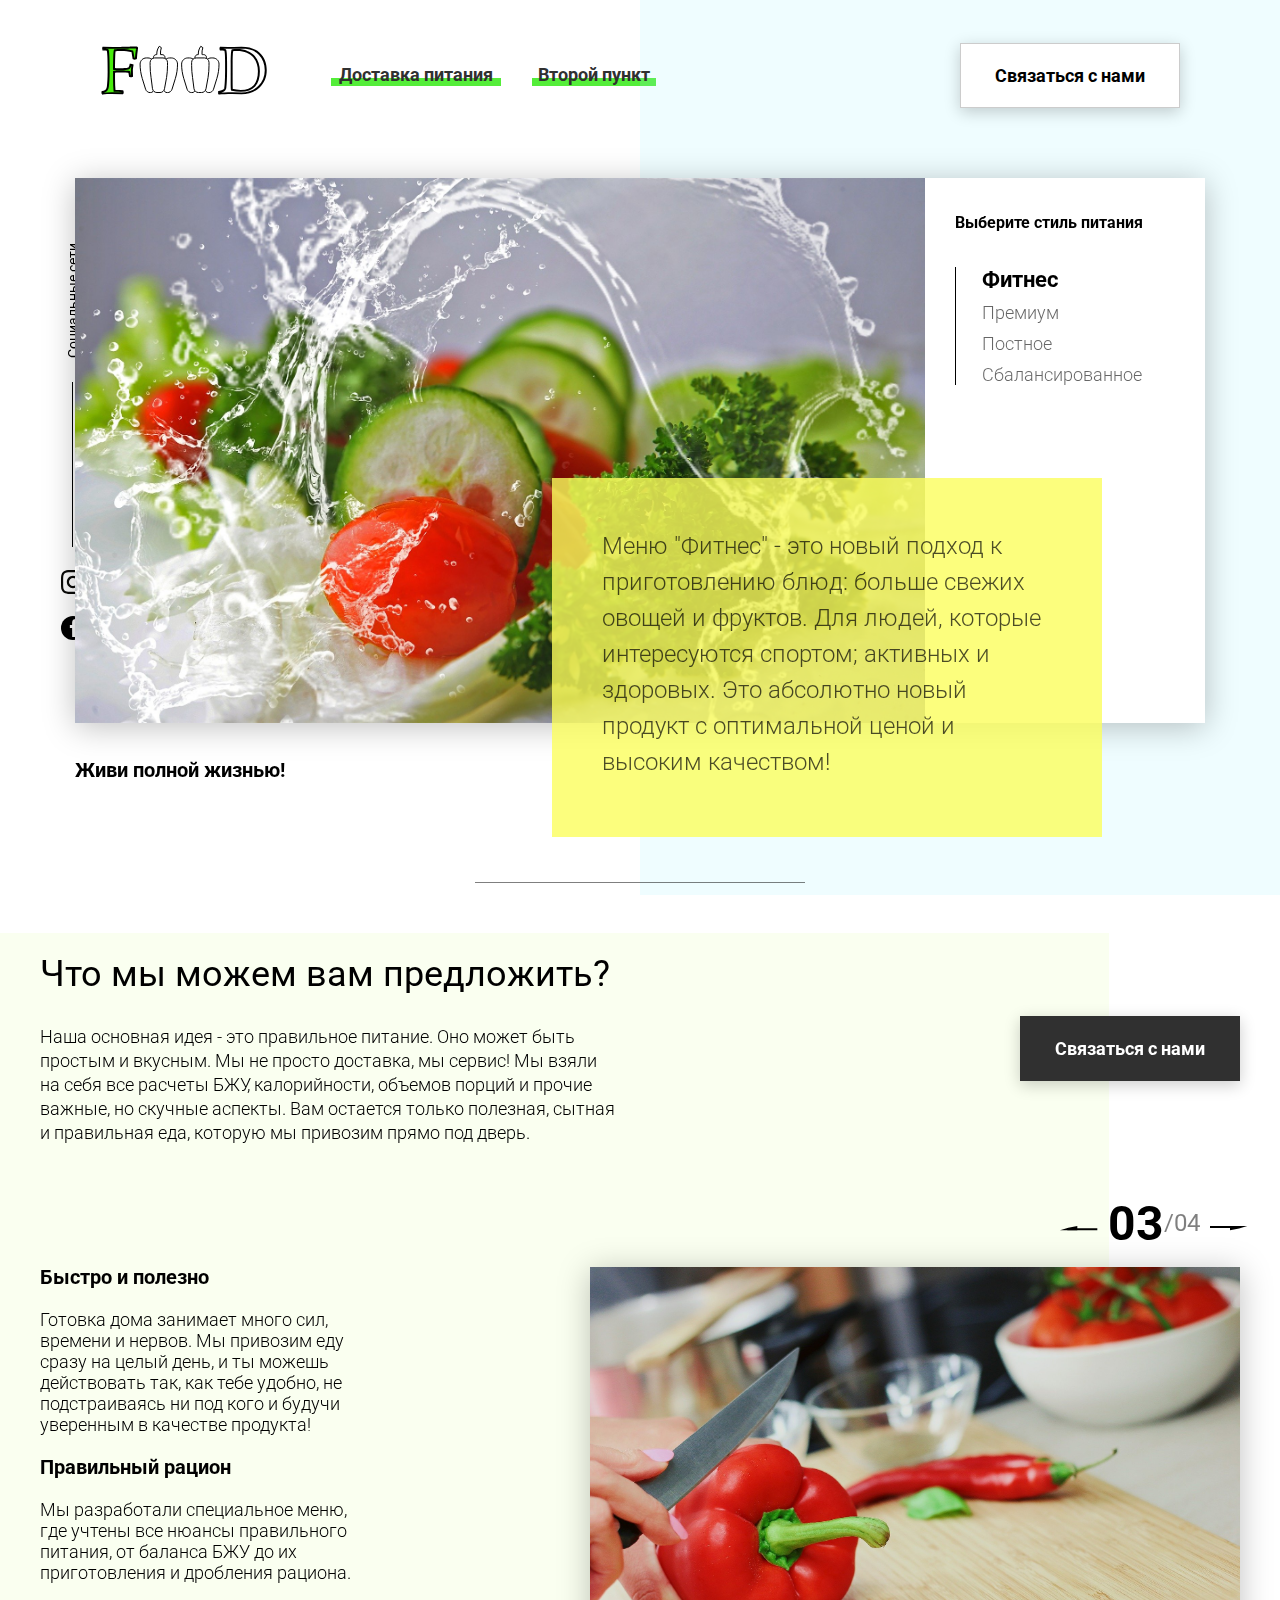
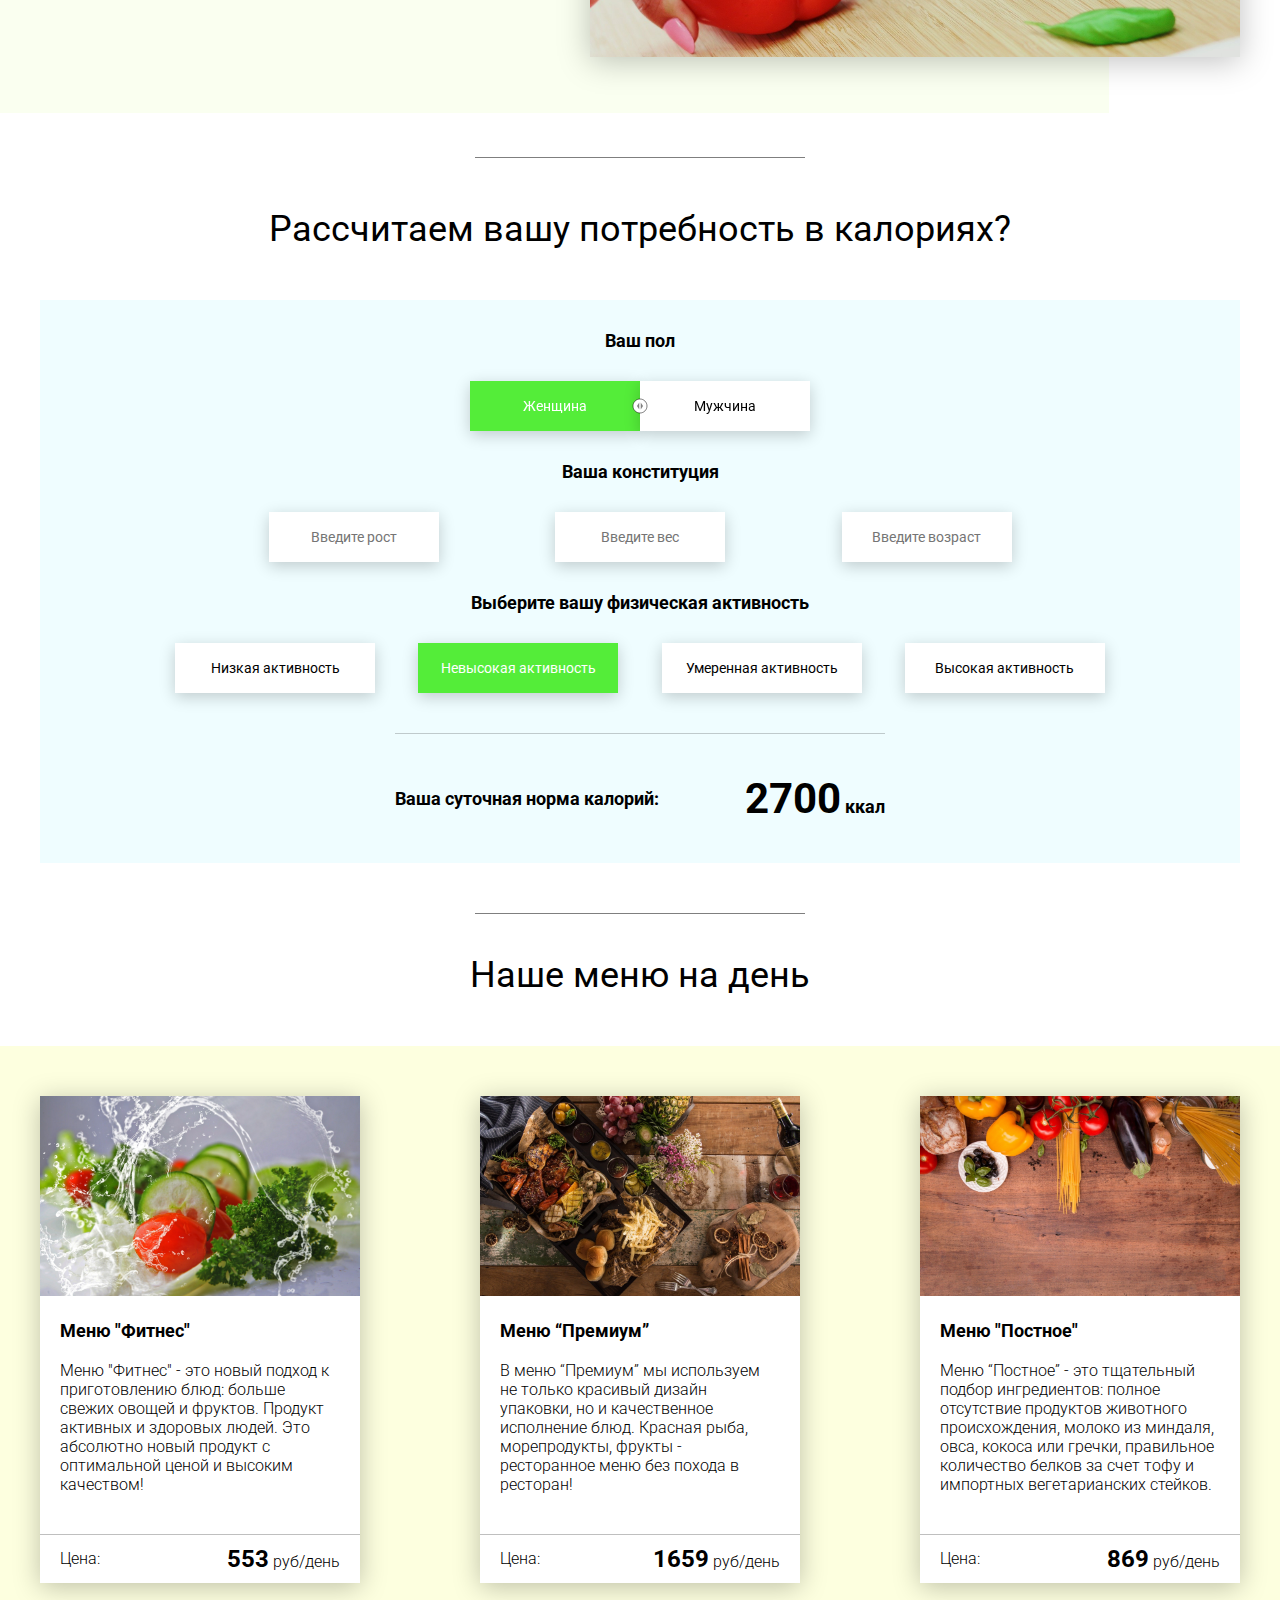
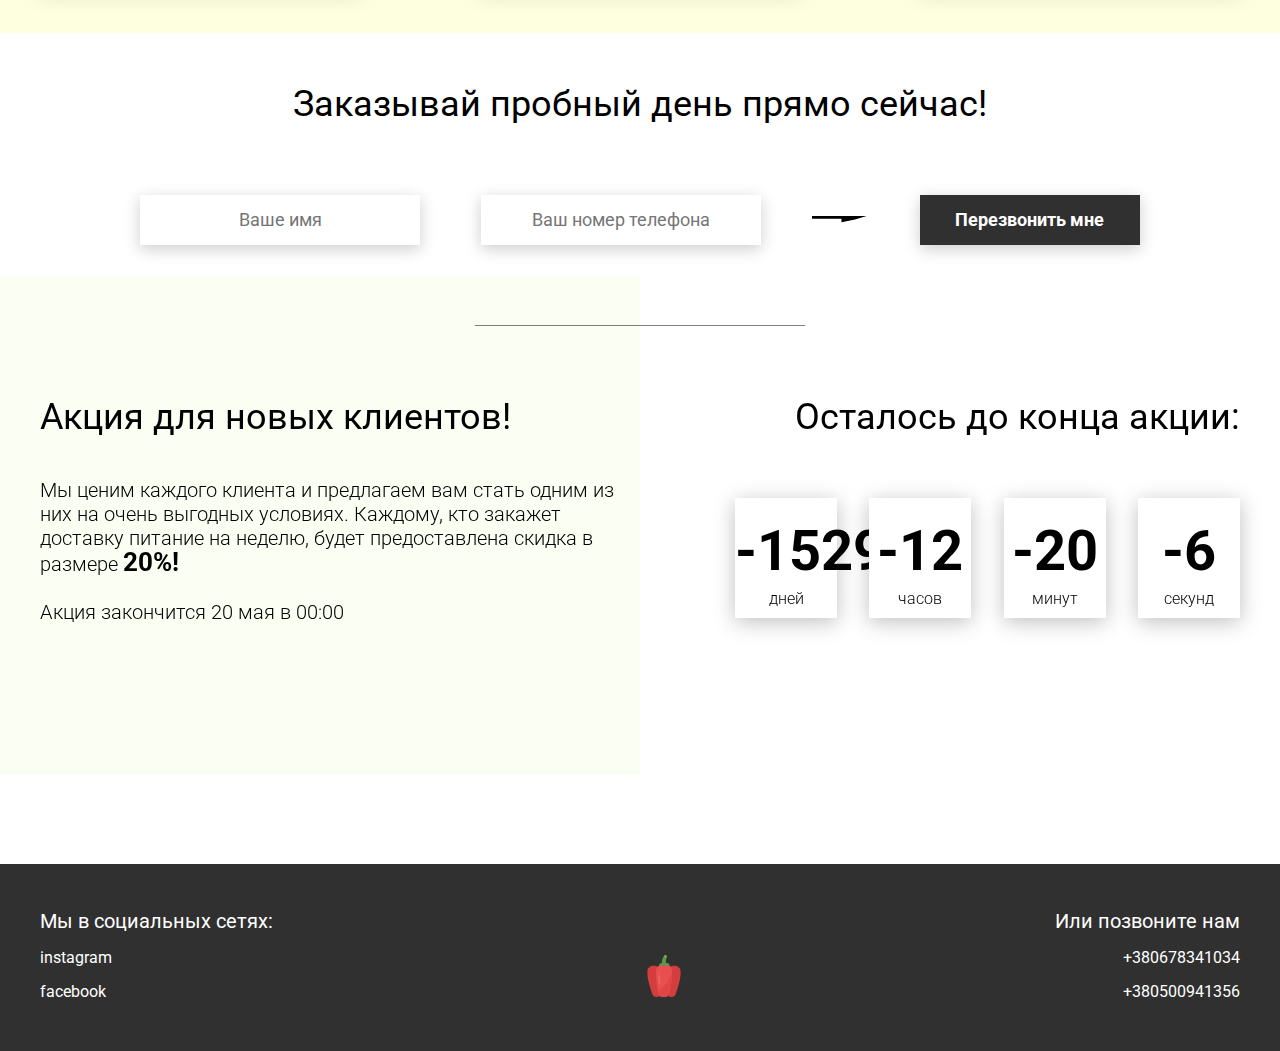
<file: food/index.html>
<!DOCTYPE html>
<html lang="en">

<head>
    <meta charset="UTF-8">
    <meta name="viewport" content="width=device-width, initial-scale=1.0">
    <title>Food</title>
    <link rel="stylesheet" href="css/style.css">
</head>

<body>
    <header class="header">
        <div class="header__left-block">
            <div class="header__logo">
                <img src="icons/logo.svg" alt="Логотип">
            </div>
            <nav class="header__links">
                <a href="#" class="header__link">Доставка питания</a>
                <a href="#" class="header__link">Второй пункт</a>
            </nav>
        </div>
        <div class="header__right-block">
            <button data-modal class="btn btn_white">Связаться с нами</button>
        </div>
    </header>
    <div class="sidepanel">
        <div class="sidepanel__text"><span>Социальные сети</span></div>
        <div class="sidepanel__divider"></div>
        <a href="#" class="sidepanel__icon">
            <img src="icons/instagram.svg" alt="instagram">
        </a>
        <a href="#" class="sidepanel__icon">
            <img src="icons/facebook.svg" alt="facebook">
        </a>
    </div>

    <div class="preview">
        <div class="bgc_blue"></div>
        <div class="container">
            <div class="tabcontainer">
                <div class="tabcontent">
                    <img src="img/tabs/vegy.jpg" alt="vegy">
                    <div class="tabcontent__descr">
                        Меню "Фитнес" - это новый подход к приготовлению блюд: больше свежих овощей и фруктов. Для людей, которые интересуются спортом; активных и здоровых. Это абсолютно новый продукт с оптимальной ценой и высоким качеством!
                    </div>
                </div>
                <div class="tabcontent">
                    <img src="img/tabs/elite.jpg" alt="elite">
                    <div class="tabcontent__descr">
                        Меню “Премиум” - мы используем не только красивый дизайн упаковки, но и качественное исполнение блюд. Красная рыба, морепродукты, фрукты - ресторанное меню без похода в ресторан!
                    </div>
                </div>
                <div class="tabcontent">
                    <img src="img/tabs/post.jpg" alt="post">
                    <div class="tabcontent__descr">
                        Наше специальное “Постное меню” - это тщательный подбор ингредиентов: полное отсутствие продуктов животного происхождения. Полная гармония с собой и природой в каждом элементе! Все будет Ом!
                    </div>
                </div>
                <div class="tabcontent">
                    <img src="img/tabs/vegy.jpg" alt="vegy">
                    <div class="tabcontent__descr">
                        Меню "Сбалансированное" - это соответствие вашего рациона всем научным рекомендациям. Мы тщательно просчитываем вашу потребность в к/б/ж/у и создаем лучшие блюда для вас.
                    </div>
                </div>
                <div class="tabheader">
                    <h3>Выберите стиль питания</h3>
                    <div class="tabheader__items">
                        <div class="tabheader__item tabheader__item_active">Фитнес</div>
                        <div class="tabheader__item">Премиум</div>
                        <div class="tabheader__item">Постное</div>
                        <div class="tabheader__item">Сбалансированное</div>
                    </div>
                </div>
            </div>
            <div class="preview__life">Живи полной жизнью!</div>
        </div>
    </div>

    <div class="divider"></div>

    <div class="offer">
        <div class="bgc_y"></div>
        <div class="container">
            <div class="offer__text">
                <h2 class="title">Что мы можем вам предложить?</h2>
                <div class="offer__descr">
                    Наша основная идея - это правильное питание. Оно может быть простым и вкусным. Мы не просто доставка, мы сервис! Мы взяли на себя все расчеты БЖУ, калорийности, объемов порций и прочие важные, но скучные аспекты. Вам остается только полезная, сытная и
                    правильная еда, которую мы привозим прямо под дверь.
                </div>
            </div>
            <div class="offer__action">
                <button data-modal class="btn btn_dark">Связаться с нами</button>
            </div>
        </div>
        <div class="container">
            <div class="offer__advantages">
                <h2>Быстро и полезно</h2>
                <div class="offer__advantages-text">
                    Готовка дома занимает много сил, времени и нервов. Мы привозим еду сразу на целый день, и ты можешь действовать так, как тебе удобно, не подстраиваясь ни под кого и будучи уверенным в качестве продукта!
                </div>
                <h2>Правильный рацион</h2>
                <div class="offer__advantages-text">
                    Мы разработали специальное меню, где учтены все нюансы правильного питания, от баланса БЖУ до их приготовления и дробления рациона.
                </div>
            </div>
            <div class="offer__slider">
                <div class="offer__slider-counter">
                    <div class="offer__slider-prev">
                        <img src="icons/left.svg" alt="prev">
                    </div>
                    <span id="current">03</span> /
                    <span id="total">04</span>
                    <div class="offer__slider-next">
                        <img src="icons/right.svg" alt="next">
                    </div>
                </div>
                <div class="offer__slider-wrapper">
                    <div class="offer__slide">
                        <img src="img/slider/pepper.jpg" alt="pepper">
                    </div>
                    <!-- <div class="offer__slide">
                        <img src="img/slider/food-12.jpg" alt="food">
                    </div>
                    <div class="offer__slide">
                        <img src="img/slider/olive-oil.jpg" alt="oil">
                    </div>
                    <div class="offer__slide">
                        <img src="img/slider/paprika.jpg" alt="paprika">
                    </div> -->
                </div>
            </div>
        </div>
    </div>

    <div class="divider"></div>

    <div class="calculating">
        <div class="container">
            <h2 class="title">Рассчитаем вашу потребность в калориях?
            </h2>
            <div class="calculating__field">
                <div class="calculating__subtitle">
                    Ваш пол
                </div>
                <div class="calculating__choose" id="gender">
                    <div class="calculating__choose-item calculating__choose-item_active">Женщина</div>
                    <div class="calculating__choose-item">Мужчина</div>
                </div>

                <div class="calculating__subtitle">
                    Ваша конституция
                </div>
                <div class="calculating__choose calculating__choose_medium">
                    <input type="text" id="height" placeholder="Введите рост" class="calculating__choose-item">
                    <input type="text" id="weight" placeholder="Введите вес" class="calculating__choose-item">
                    <input type="text" id="age" placeholder="Введите возраст" class="calculating__choose-item">
                </div>

                <div class="calculating__subtitle">
                    Выберите вашу физическая активность
                </div>
                <div class="calculating__choose calculating__choose_big">
                    <div id="low" class="calculating__choose-item">Низкая активность </div>
                    <div id="small" class="calculating__choose-item calculating__choose-item_active">Невысокая активность</div>
                    <div id="medium" class="calculating__choose-item">Умеренная активность</div>
                    <div id="high" class="calculating__choose-item">Высокая активность</div>
                </div>

                <div class="calculating__divider"></div>

                <div class="calculating__total">
                    <div class="calculating__subtitle">
                        Ваша суточная норма калорий:
                    </div>
                    <div class="calculating__result">
                        <span>2700</span> ккал
                    </div>
                </div>
            </div>
        </div>
    </div>

    <div class="divider"></div>

    <div class="menu">
        <h2 class="title">Наше меню на день</h2>

        <div class="menu__field">
            <div class="container">
                <!-- MenuCard block -->
            </div>
        </div>
    </div>

    <div class="order">
        <div class="container">
            <div class="title">Заказывай пробный день прямо сейчас!</div>
            <form action="#" class="order__form">
                <input required placeholder="Ваше имя" name="name" type="text" class="order__input">
                <input required placeholder="Ваш номер телефона" name="phone" type="phone" class="order__input">
                <img src="icons/right.svg" alt="right">
                <button class="btn btn_dark btn_min">Перезвонить мне</button>
            </form>
        </div>
    </div>

    <div class="divider"></div>

    <div class="promotion">
        <div class="bgc_y"></div>
        <div class="container">
            <div class="promotion__text">
                <div class="title">Акция для новых клиентов!</div>
                <div class="promotion__descr">
                    Мы ценим каждого клиента и предлагаем вам стать одним из них на очень выгодных условиях. Каждому, кто закажет доставку питание на неделю, будет предоставлена скидка в размере <span>20%!</span>
                    <br><br> Акция закончится 20 мая в 00:00
                </div>
            </div>
            <div class="promotion__timer">
                <div class="title">Осталось до конца акции:</div>
                <div class="timer">
                    <div class="timer__block">
                        <span id="days">12</span> дней
                    </div>
                    <div class="timer__block">
                        <span id="hours">20</span> часов
                    </div>
                    <div class="timer__block">
                        <span id="minutes">56</span> минут
                    </div>
                    <div class="timer__block">
                        <span id="seconds">20</span> секунд
                    </div>
                </div>
            </div>
        </div>
    </div>

    <footer class="footer">
        <div class="container">
            <div class="social">
                <div class="subtitle">Мы в социальных сетях:</div>
                <a href="#" class="link">instagram</a>
                <a href="#" class="link">facebook</a>
            </div>
            <div class="pepper">
                <img src="icons/veg.svg" alt="pepper">
            </div>
            <div class="call">
                <div class="subtitle">Или позвоните нам</div>
                <a href="#" class="link">+380678341034</a>
                <a href="#" class="link">+380500941356</a>
            </div>
        </div>
    </footer>

    <div class="modal">
        <div class="modal__dialog">
            <div class="modal__content">
                <form action="#">
                    <div data-close class="modal__close">&times;</div>
                    <div class="modal__title">Мы свяжемся с вами как можно быстрее!</div>
                    <input required placeholder="Ваше имя" name="name" type="text" class="modal__input">
                    <input required placeholder="Ваш номер телефона" name="phone" type="phone" class="modal__input">
                    <button class="btn btn_dark btn_min">Перезвонить мне</button>
                </form>
            </div>
        </div>
    </div>

    <script src="js/script.js"></script>
</body>

</html>
</file>
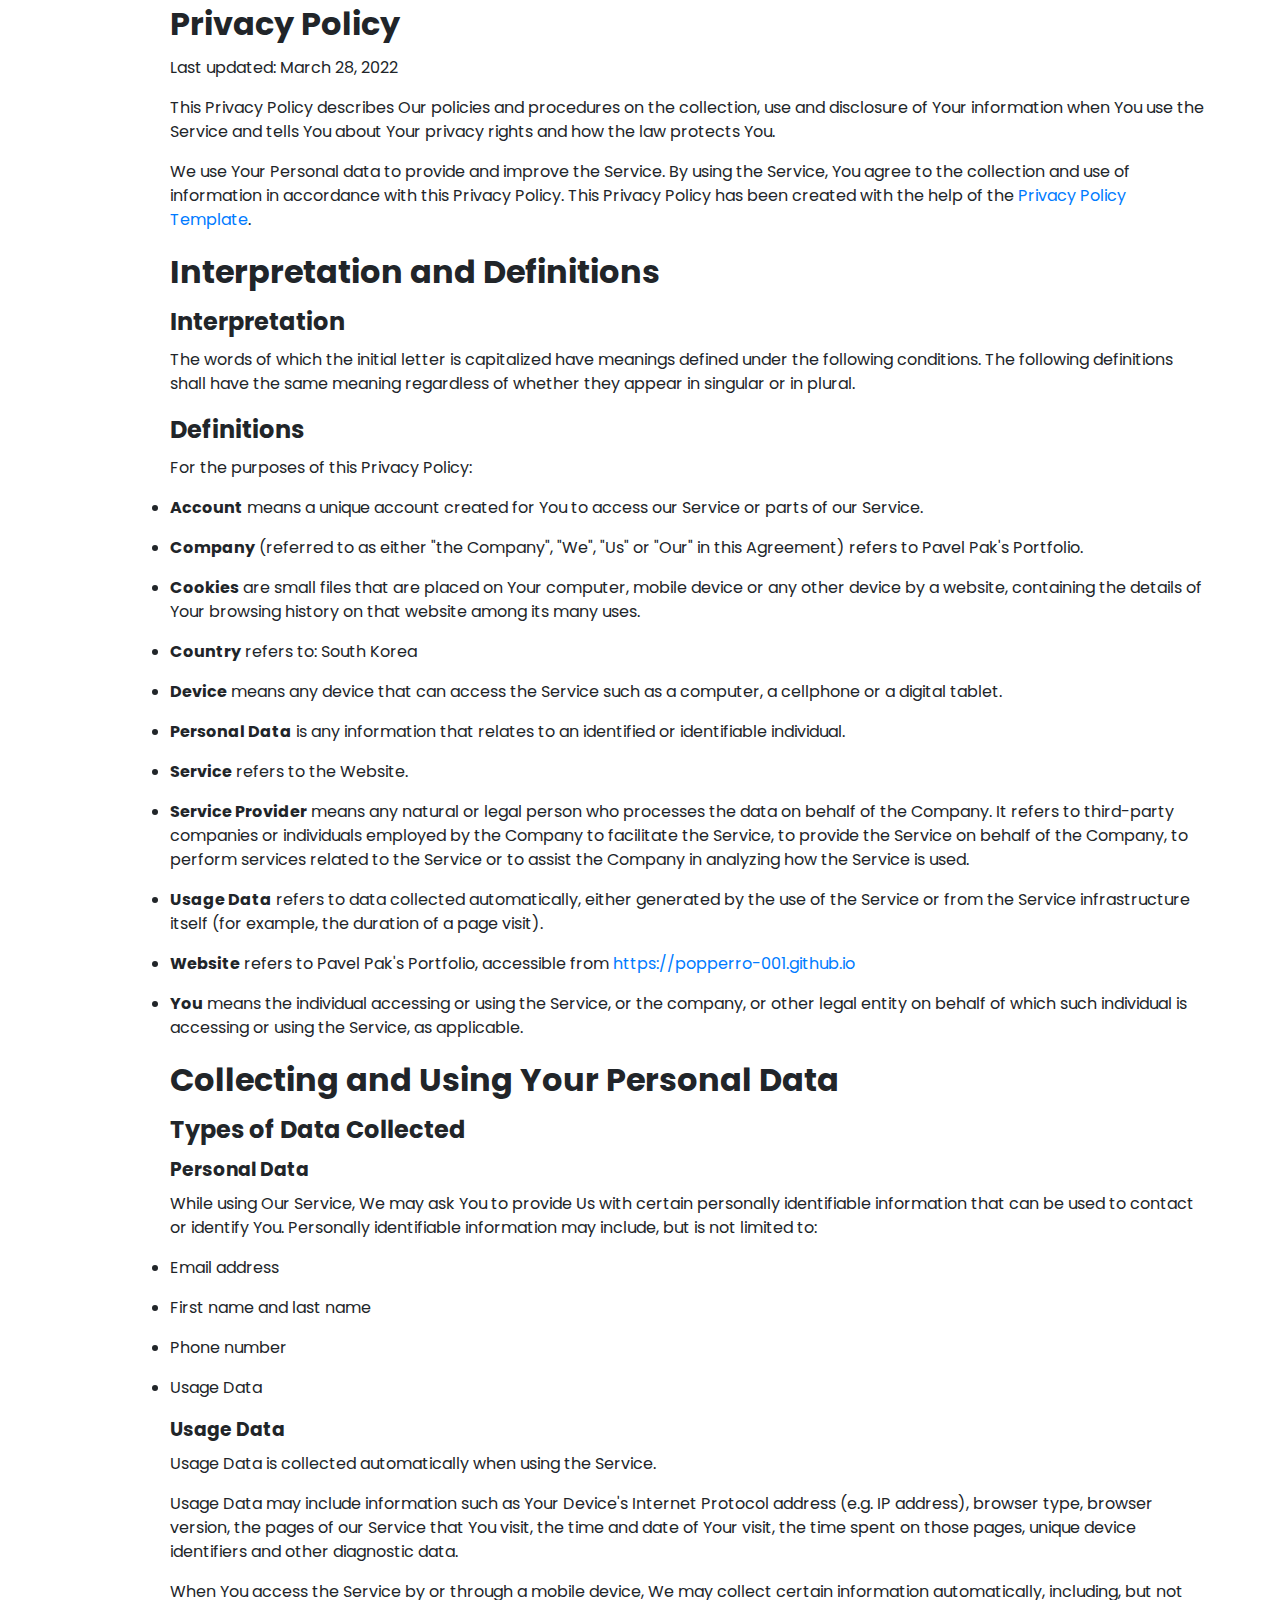
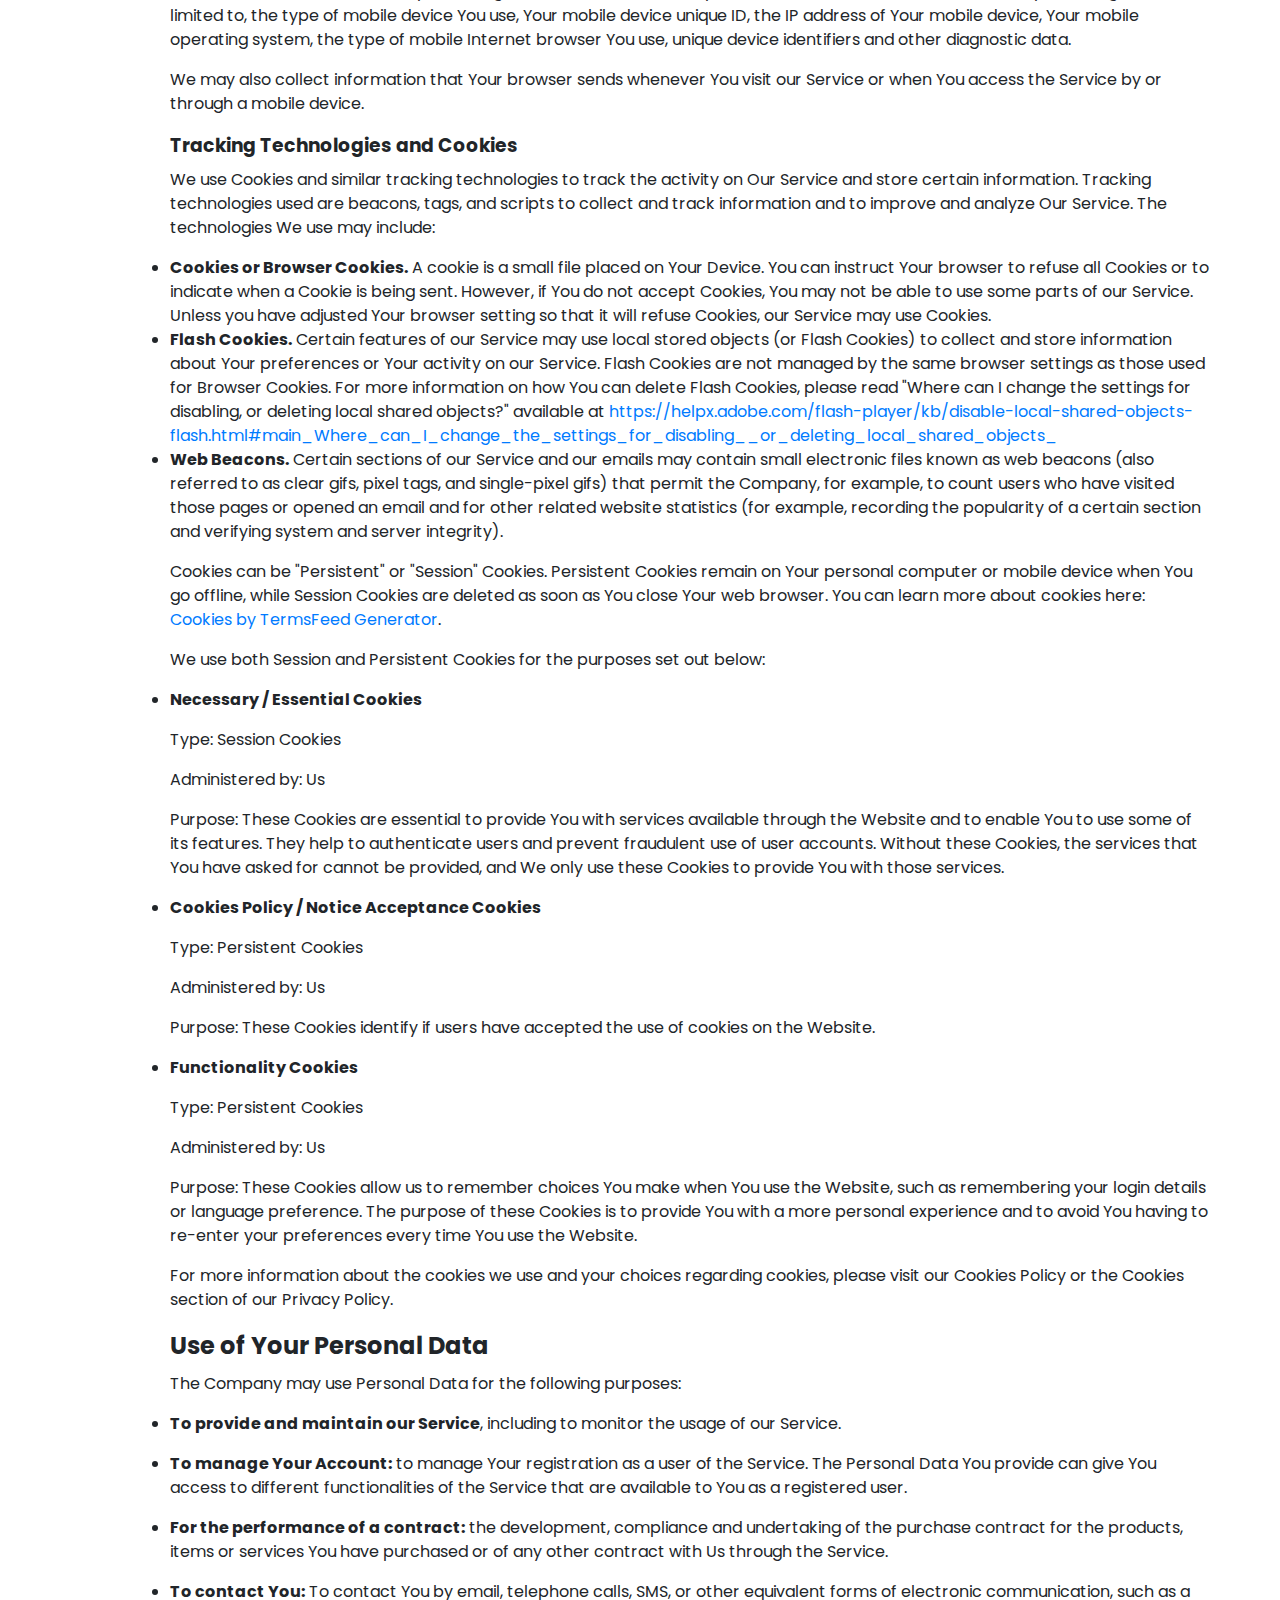
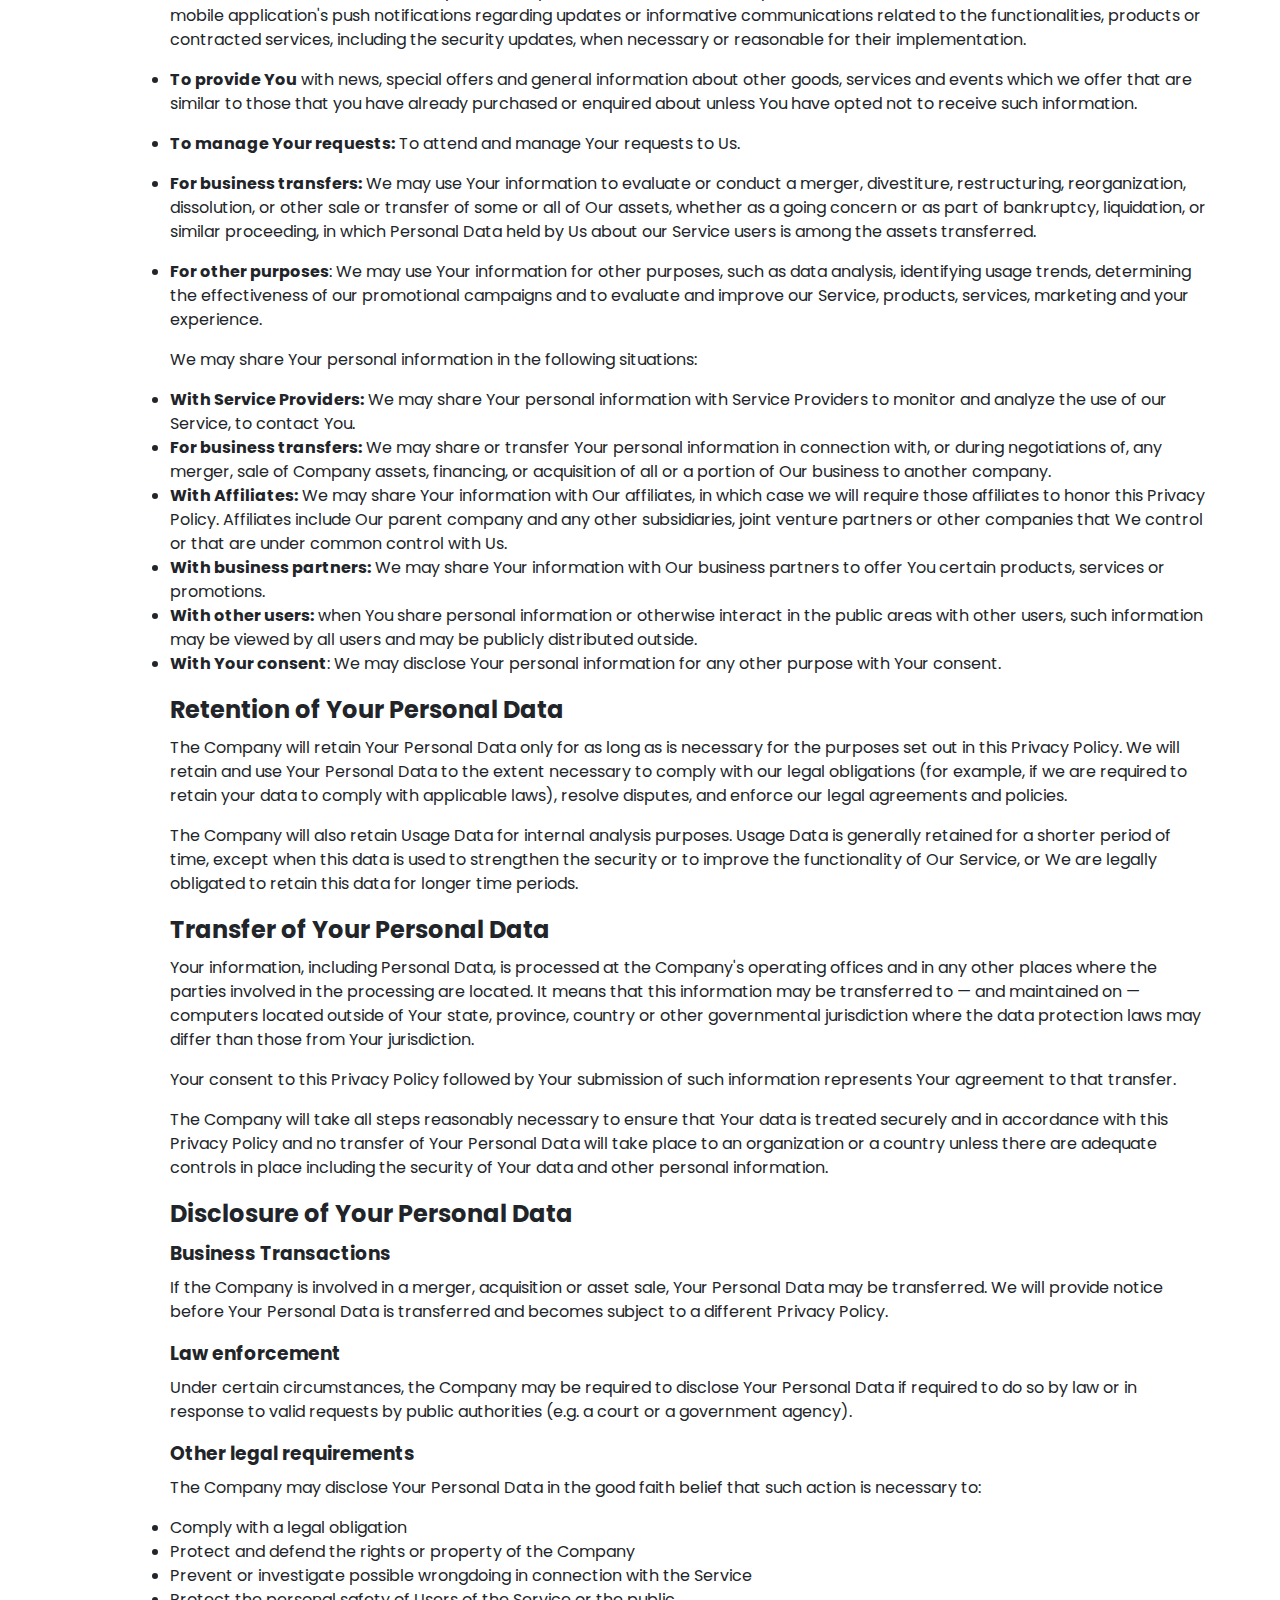
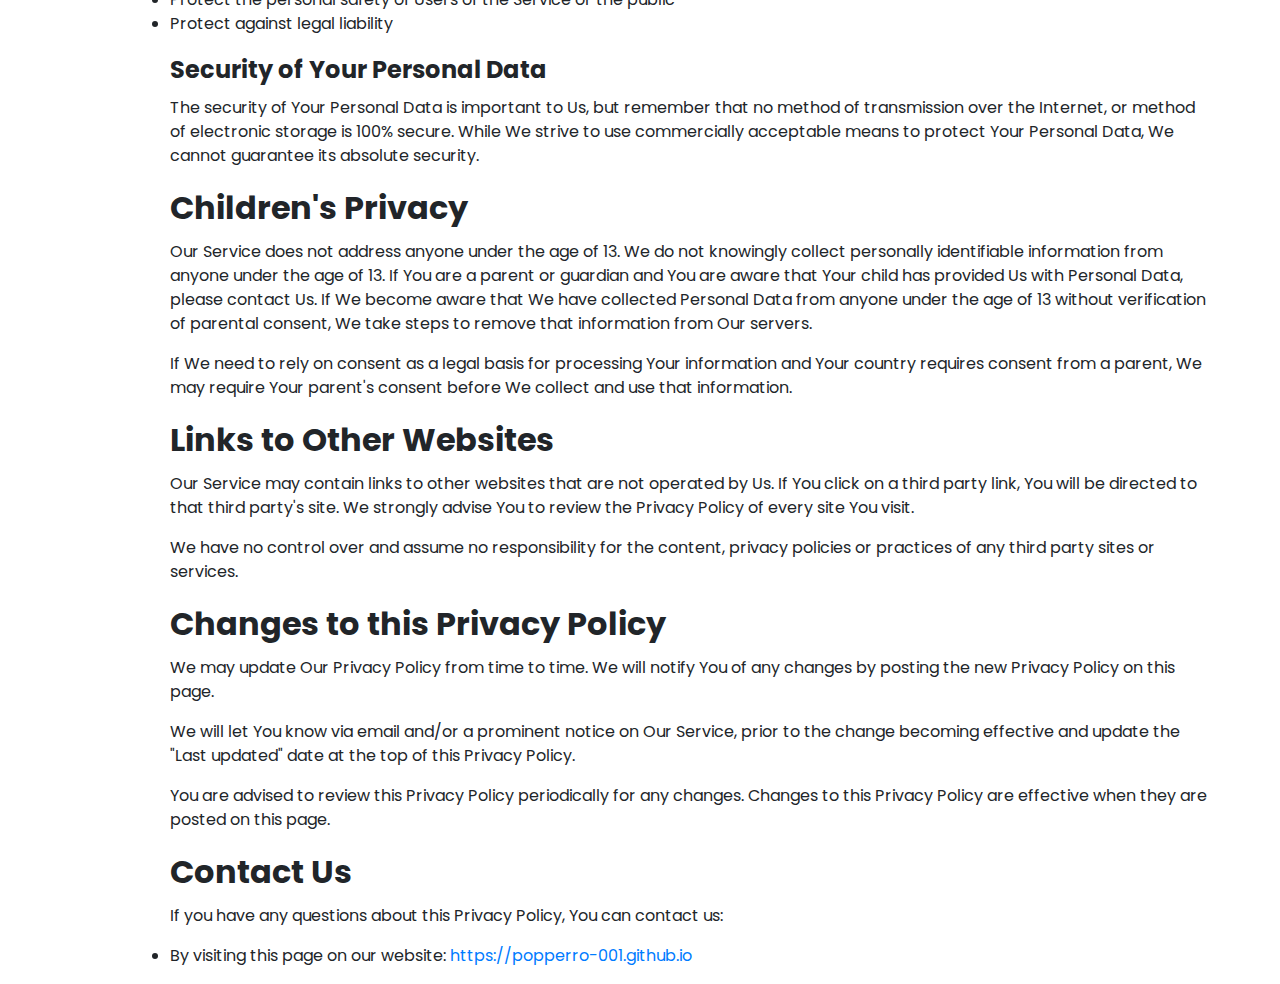
<file: policy.html>
<!DOCTYPE html><html lang="en"><head><meta charset="UTF-8"><meta http-equiv="X-UA-Compatible" content="IE=edge"><meta name="viewport" content="width=device-width,initial-scale=1"><title>Privacy policy</title><meta name="title" content="Privacy policy"><meta name="description" content="Here you can review privacy policy of my website"><!-- Favicon --><link rel="apple-touch-icon" sizes="57x57" href="icons/favicon/apple-icon-57x57.png"><link rel="apple-touch-icon" sizes="60x60" href="icons/favicon/apple-icon-60x60.png"><link rel="apple-touch-icon" sizes="72x72" href="icons/favicon/apple-icon-72x72.png"><link rel="apple-touch-icon" sizes="76x76" href="icons/favicon/apple-icon-76x76.png"><link rel="apple-touch-icon" sizes="114x114" href="icons/favicon/apple-icon-114x114.png"><link rel="apple-touch-icon" sizes="120x120" href="icons/favicon/apple-icon-120x120.png"><link rel="apple-touch-icon" sizes="144x144" href="icons/favicon/apple-icon-144x144.png"><link rel="apple-touch-icon" sizes="152x152" href="icons/favicon/apple-icon-152x152.png"><link rel="apple-touch-icon" sizes="180x180" href="icons/favicon/apple-icon-180x180.png"><link rel="icon" type="image/png" sizes="192x192" href="icons/favicon/android-icon-192x192.png"><link rel="icon" type="image/png" sizes="32x32" href="icons/favicon/favicon-32x32.png"><link rel="icon" type="image/png" sizes="96x96" href="icons/favicon/favicon-96x96.png"><link rel="icon" type="image/png" sizes="16x16" href="icons/favicon/favicon-16x16.png"><link rel="manifest" href="icons/favicon/manifest.json"><meta name="msapplication-TileColor" content="#ffffff"><meta name="msapplication-TileImage" content="icons/favicon/ms-icon-144x144.png"><meta name="theme-color" content="#ffffff"><link rel="stylesheet" href="css/style.min.css"></head><body><div class="container"><h1>Privacy Policy</h1><p>Last updated: March 28, 2022</p><p>This Privacy Policy describes Our policies and procedures on the collection, use and disclosure of Your information when You use the Service and tells You about Your privacy rights and how the law protects You.</p><p>We use Your Personal data to provide and improve the Service. By using the Service, You agree to the collection and use of information in accordance with this Privacy Policy. This Privacy Policy has been created with the help of the <a href="https://www.termsfeed.com/blog/sample-privacy-policy-template/" target="_blank">Privacy Policy Template</a>.</p><h1>Interpretation and Definitions</h1><h2>Interpretation</h2><p>The words of which the initial letter is capitalized have meanings defined under the following conditions. The following definitions shall have the same meaning regardless of whether they appear in singular or in plural.</p><h2>Definitions</h2><p>For the purposes of this Privacy Policy:</p><ul><li><p><strong>Account</strong> means a unique account created for You to access our Service or parts of our Service.</p></li><li><p><strong>Company</strong> (referred to as either &quot;the Company&quot;, &quot;We&quot;, &quot;Us&quot; or &quot;Our&quot; in this Agreement) refers to Pavel Pak's Portfolio.</p></li><li><p><strong>Cookies</strong> are small files that are placed on Your computer, mobile device or any other device by a website, containing the details of Your browsing history on that website among its many uses.</p></li><li><p><strong>Country</strong> refers to: South Korea</p></li><li><p><strong>Device</strong> means any device that can access the Service such as a computer, a cellphone or a digital tablet.</p></li><li><p><strong>Personal Data</strong> is any information that relates to an identified or identifiable individual.</p></li><li><p><strong>Service</strong> refers to the Website.</p></li><li><p><strong>Service Provider</strong> means any natural or legal person who processes the data on behalf of the Company. It refers to third-party companies or individuals employed by the Company to facilitate the Service, to provide the Service on behalf of the Company, to perform services related to the Service or to assist the Company in analyzing how the Service is used.</p></li><li><p><strong>Usage Data</strong> refers to data collected automatically, either generated by the use of the Service or from the Service infrastructure itself (for example, the duration of a page visit).</p></li><li><p><strong>Website</strong> refers to Pavel Pak's Portfolio, accessible from <a href="https://popperro-001.github.io" rel="external nofollow noopener" target="_blank">https://popperro-001.github.io</a></p></li><li><p><strong>You</strong> means the individual accessing or using the Service, or the company, or other legal entity on behalf of which such individual is accessing or using the Service, as applicable.</p></li></ul><h1>Collecting and Using Your Personal Data</h1><h2>Types of Data Collected</h2><h3>Personal Data</h3><p>While using Our Service, We may ask You to provide Us with certain personally identifiable information that can be used to contact or identify You. Personally identifiable information may include, but is not limited to:</p><ul><li><p>Email address</p></li><li><p>First name and last name</p></li><li><p>Phone number</p></li><li><p>Usage Data</p></li></ul><h3>Usage Data</h3><p>Usage Data is collected automatically when using the Service.</p><p>Usage Data may include information such as Your Device's Internet Protocol address (e.g. IP address), browser type, browser version, the pages of our Service that You visit, the time and date of Your visit, the time spent on those pages, unique device identifiers and other diagnostic data.</p><p>When You access the Service by or through a mobile device, We may collect certain information automatically, including, but not limited to, the type of mobile device You use, Your mobile device unique ID, the IP address of Your mobile device, Your mobile operating system, the type of mobile Internet browser You use, unique device identifiers and other diagnostic data.</p><p>We may also collect information that Your browser sends whenever You visit our Service or when You access the Service by or through a mobile device.</p><h3>Tracking Technologies and Cookies</h3><p>We use Cookies and similar tracking technologies to track the activity on Our Service and store certain information. Tracking technologies used are beacons, tags, and scripts to collect and track information and to improve and analyze Our Service. The technologies We use may include:</p><ul><li><strong>Cookies or Browser Cookies.</strong> A cookie is a small file placed on Your Device. You can instruct Your browser to refuse all Cookies or to indicate when a Cookie is being sent. However, if You do not accept Cookies, You may not be able to use some parts of our Service. Unless you have adjusted Your browser setting so that it will refuse Cookies, our Service may use Cookies.</li><li><strong>Flash Cookies.</strong> Certain features of our Service may use local stored objects (or Flash Cookies) to collect and store information about Your preferences or Your activity on our Service. Flash Cookies are not managed by the same browser settings as those used for Browser Cookies. For more information on how You can delete Flash Cookies, please read &quot;Where can I change the settings for disabling, or deleting local shared objects?&quot; available at <a href="https://helpx.adobe.com/flash-player/kb/disable-local-shared-objects-flash.html#main_Where_can_I_change_the_settings_for_disabling__or_deleting_local_shared_objects_" rel="external nofollow noopener" target="_blank">https://helpx.adobe.com/flash-player/kb/disable-local-shared-objects-flash.html#main_Where_can_I_change_the_settings_for_disabling__or_deleting_local_shared_objects_</a></li><li><strong>Web Beacons.</strong> Certain sections of our Service and our emails may contain small electronic files known as web beacons (also referred to as clear gifs, pixel tags, and single-pixel gifs) that permit the Company, for example, to count users who have visited those pages or opened an email and for other related website statistics (for example, recording the popularity of a certain section and verifying system and server integrity).</li></ul><p>Cookies can be &quot;Persistent&quot; or &quot;Session&quot; Cookies. Persistent Cookies remain on Your personal computer or mobile device when You go offline, while Session Cookies are deleted as soon as You close Your web browser. You can learn more about cookies here: <a href="https://www.termsfeed.com/privacy-policy-generator/#faq-8" target="_blank">Cookies by TermsFeed Generator</a>.</p><p>We use both Session and Persistent Cookies for the purposes set out below:</p><ul><li><p><strong>Necessary / Essential Cookies</strong></p><p>Type: Session Cookies</p><p>Administered by: Us</p><p>Purpose: These Cookies are essential to provide You with services available through the Website and to enable You to use some of its features. They help to authenticate users and prevent fraudulent use of user accounts. Without these Cookies, the services that You have asked for cannot be provided, and We only use these Cookies to provide You with those services.</p></li><li><p><strong>Cookies Policy / Notice Acceptance Cookies</strong></p><p>Type: Persistent Cookies</p><p>Administered by: Us</p><p>Purpose: These Cookies identify if users have accepted the use of cookies on the Website.</p></li><li><p><strong>Functionality Cookies</strong></p><p>Type: Persistent Cookies</p><p>Administered by: Us</p><p>Purpose: These Cookies allow us to remember choices You make when You use the Website, such as remembering your login details or language preference. The purpose of these Cookies is to provide You with a more personal experience and to avoid You having to re-enter your preferences every time You use the Website.</p></li></ul><p>For more information about the cookies we use and your choices regarding cookies, please visit our Cookies Policy or the Cookies section of our Privacy Policy.</p><h2>Use of Your Personal Data</h2><p>The Company may use Personal Data for the following purposes:</p><ul><li><p><strong>To provide and maintain our Service</strong>, including to monitor the usage of our Service.</p></li><li><p><strong>To manage Your Account:</strong> to manage Your registration as a user of the Service. The Personal Data You provide can give You access to different functionalities of the Service that are available to You as a registered user.</p></li><li><p><strong>For the performance of a contract:</strong> the development, compliance and undertaking of the purchase contract for the products, items or services You have purchased or of any other contract with Us through the Service.</p></li><li><p><strong>To contact You:</strong> To contact You by email, telephone calls, SMS, or other equivalent forms of electronic communication, such as a mobile application's push notifications regarding updates or informative communications related to the functionalities, products or contracted services, including the security updates, when necessary or reasonable for their implementation.</p></li><li><p><strong>To provide You</strong> with news, special offers and general information about other goods, services and events which we offer that are similar to those that you have already purchased or enquired about unless You have opted not to receive such information.</p></li><li><p><strong>To manage Your requests:</strong> To attend and manage Your requests to Us.</p></li><li><p><strong>For business transfers:</strong> We may use Your information to evaluate or conduct a merger, divestiture, restructuring, reorganization, dissolution, or other sale or transfer of some or all of Our assets, whether as a going concern or as part of bankruptcy, liquidation, or similar proceeding, in which Personal Data held by Us about our Service users is among the assets transferred.</p></li><li><p><strong>For other purposes</strong>: We may use Your information for other purposes, such as data analysis, identifying usage trends, determining the effectiveness of our promotional campaigns and to evaluate and improve our Service, products, services, marketing and your experience.</p></li></ul><p>We may share Your personal information in the following situations:</p><ul><li><strong>With Service Providers:</strong> We may share Your personal information with Service Providers to monitor and analyze the use of our Service, to contact You.</li><li><strong>For business transfers:</strong> We may share or transfer Your personal information in connection with, or during negotiations of, any merger, sale of Company assets, financing, or acquisition of all or a portion of Our business to another company.</li><li><strong>With Affiliates:</strong> We may share Your information with Our affiliates, in which case we will require those affiliates to honor this Privacy Policy. Affiliates include Our parent company and any other subsidiaries, joint venture partners or other companies that We control or that are under common control with Us.</li><li><strong>With business partners:</strong> We may share Your information with Our business partners to offer You certain products, services or promotions.</li><li><strong>With other users:</strong> when You share personal information or otherwise interact in the public areas with other users, such information may be viewed by all users and may be publicly distributed outside.</li><li><strong>With Your consent</strong>: We may disclose Your personal information for any other purpose with Your consent.</li></ul><h2>Retention of Your Personal Data</h2><p>The Company will retain Your Personal Data only for as long as is necessary for the purposes set out in this Privacy Policy. We will retain and use Your Personal Data to the extent necessary to comply with our legal obligations (for example, if we are required to retain your data to comply with applicable laws), resolve disputes, and enforce our legal agreements and policies.</p><p>The Company will also retain Usage Data for internal analysis purposes. Usage Data is generally retained for a shorter period of time, except when this data is used to strengthen the security or to improve the functionality of Our Service, or We are legally obligated to retain this data for longer time periods.</p><h2>Transfer of Your Personal Data</h2><p>Your information, including Personal Data, is processed at the Company's operating offices and in any other places where the parties involved in the processing are located. It means that this information may be transferred to — and maintained on — computers located outside of Your state, province, country or other governmental jurisdiction where the data protection laws may differ than those from Your jurisdiction.</p><p>Your consent to this Privacy Policy followed by Your submission of such information represents Your agreement to that transfer.</p><p>The Company will take all steps reasonably necessary to ensure that Your data is treated securely and in accordance with this Privacy Policy and no transfer of Your Personal Data will take place to an organization or a country unless there are adequate controls in place including the security of Your data and other personal information.</p><h2>Disclosure of Your Personal Data</h2><h3>Business Transactions</h3><p>If the Company is involved in a merger, acquisition or asset sale, Your Personal Data may be transferred. We will provide notice before Your Personal Data is transferred and becomes subject to a different Privacy Policy.</p><h3>Law enforcement</h3><p>Under certain circumstances, the Company may be required to disclose Your Personal Data if required to do so by law or in response to valid requests by public authorities (e.g. a court or a government agency).</p><h3>Other legal requirements</h3><p>The Company may disclose Your Personal Data in the good faith belief that such action is necessary to:</p><ul><li>Comply with a legal obligation</li><li>Protect and defend the rights or property of the Company</li><li>Prevent or investigate possible wrongdoing in connection with the Service</li><li>Protect the personal safety of Users of the Service or the public</li><li>Protect against legal liability</li></ul><h2>Security of Your Personal Data</h2><p>The security of Your Personal Data is important to Us, but remember that no method of transmission over the Internet, or method of electronic storage is 100% secure. While We strive to use commercially acceptable means to protect Your Personal Data, We cannot guarantee its absolute security.</p><h1>Children's Privacy</h1><p>Our Service does not address anyone under the age of 13. We do not knowingly collect personally identifiable information from anyone under the age of 13. If You are a parent or guardian and You are aware that Your child has provided Us with Personal Data, please contact Us. If We become aware that We have collected Personal Data from anyone under the age of 13 without verification of parental consent, We take steps to remove that information from Our servers.</p><p>If We need to rely on consent as a legal basis for processing Your information and Your country requires consent from a parent, We may require Your parent's consent before We collect and use that information.</p><h1>Links to Other Websites</h1><p>Our Service may contain links to other websites that are not operated by Us. If You click on a third party link, You will be directed to that third party's site. We strongly advise You to review the Privacy Policy of every site You visit.</p><p>We have no control over and assume no responsibility for the content, privacy policies or practices of any third party sites or services.</p><h1>Changes to this Privacy Policy</h1><p>We may update Our Privacy Policy from time to time. We will notify You of any changes by posting the new Privacy Policy on this page.</p><p>We will let You know via email and/or a prominent notice on Our Service, prior to the change becoming effective and update the &quot;Last updated&quot; date at the top of this Privacy Policy.</p><p>You are advised to review this Privacy Policy periodically for any changes. Changes to this Privacy Policy are effective when they are posted on this page.</p><h1>Contact Us</h1><p>If you have any questions about this Privacy Policy, You can contact us:</p><ul><li>By visiting this page on our website: <a href="https://popperro-001.github.io" rel="external nofollow noopener" target="_blank">https://popperro-001.github.io</a></li></ul></div></body></html>
</file>
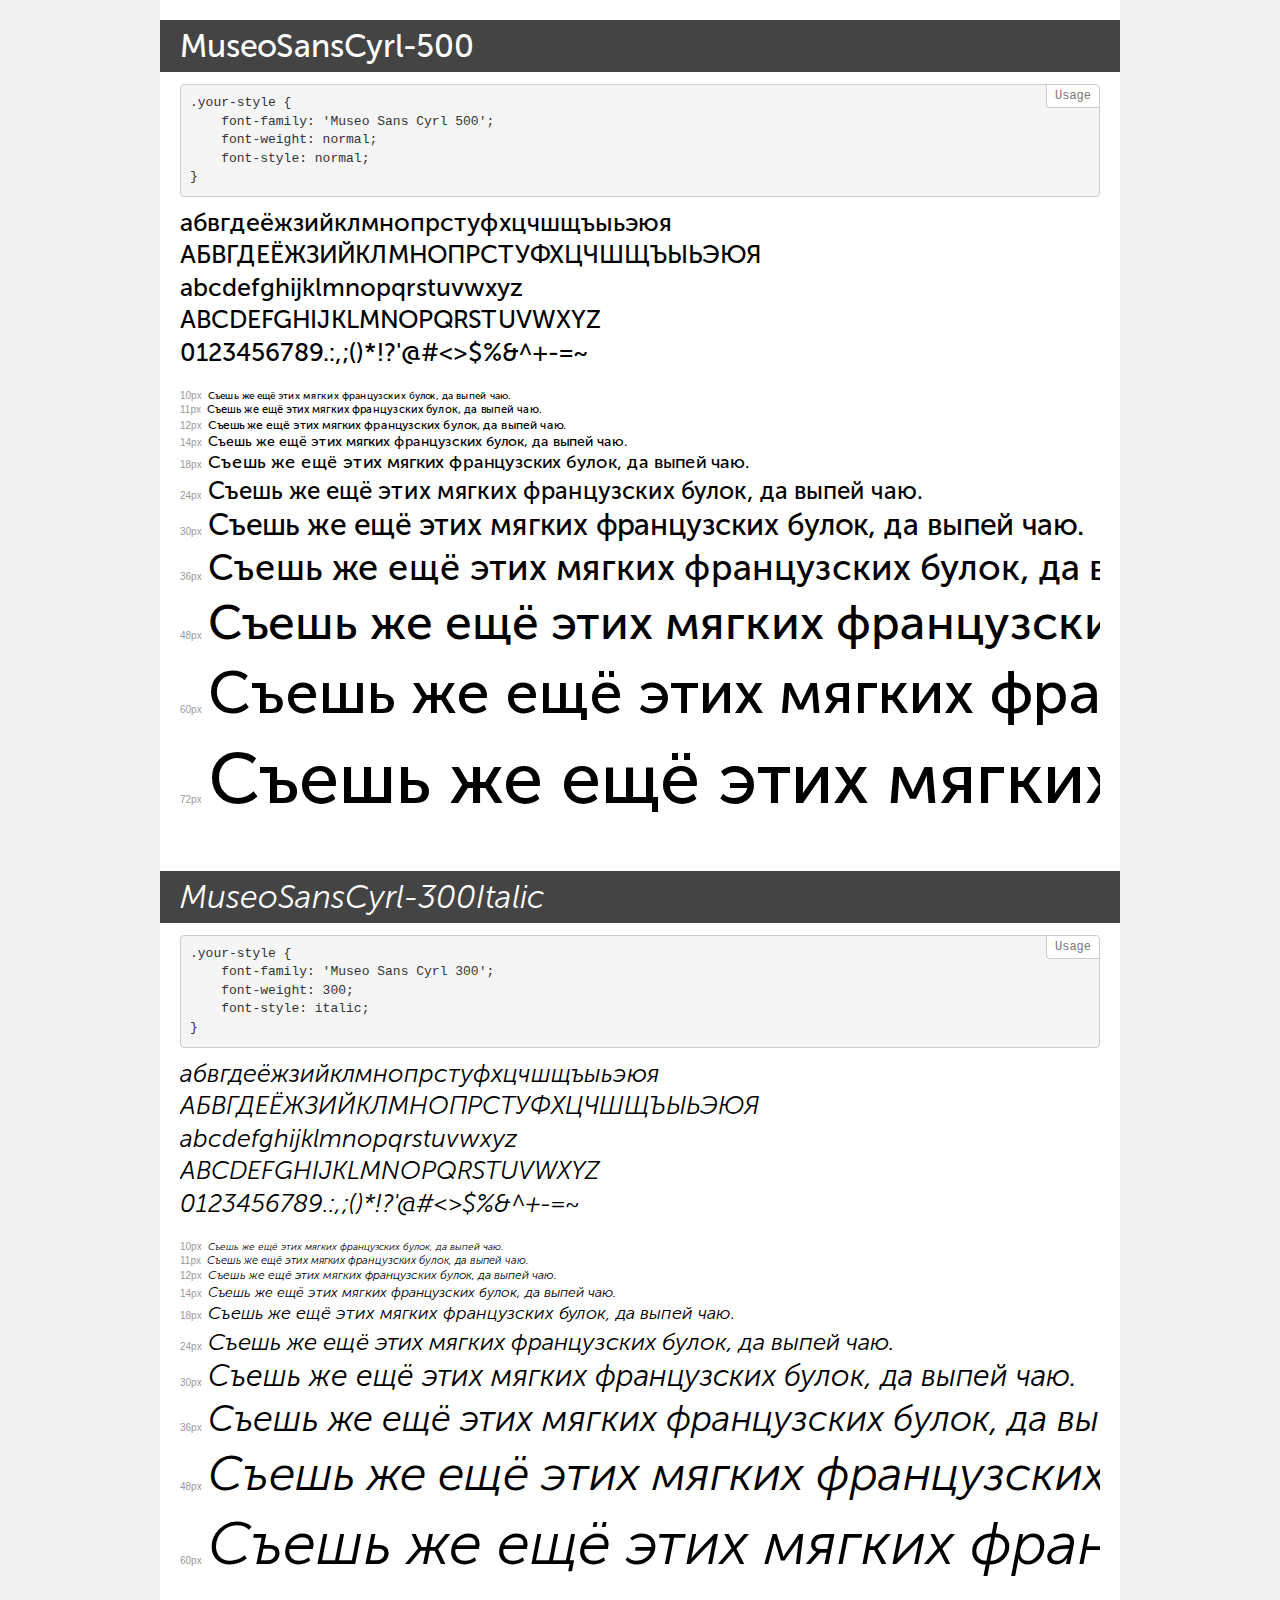
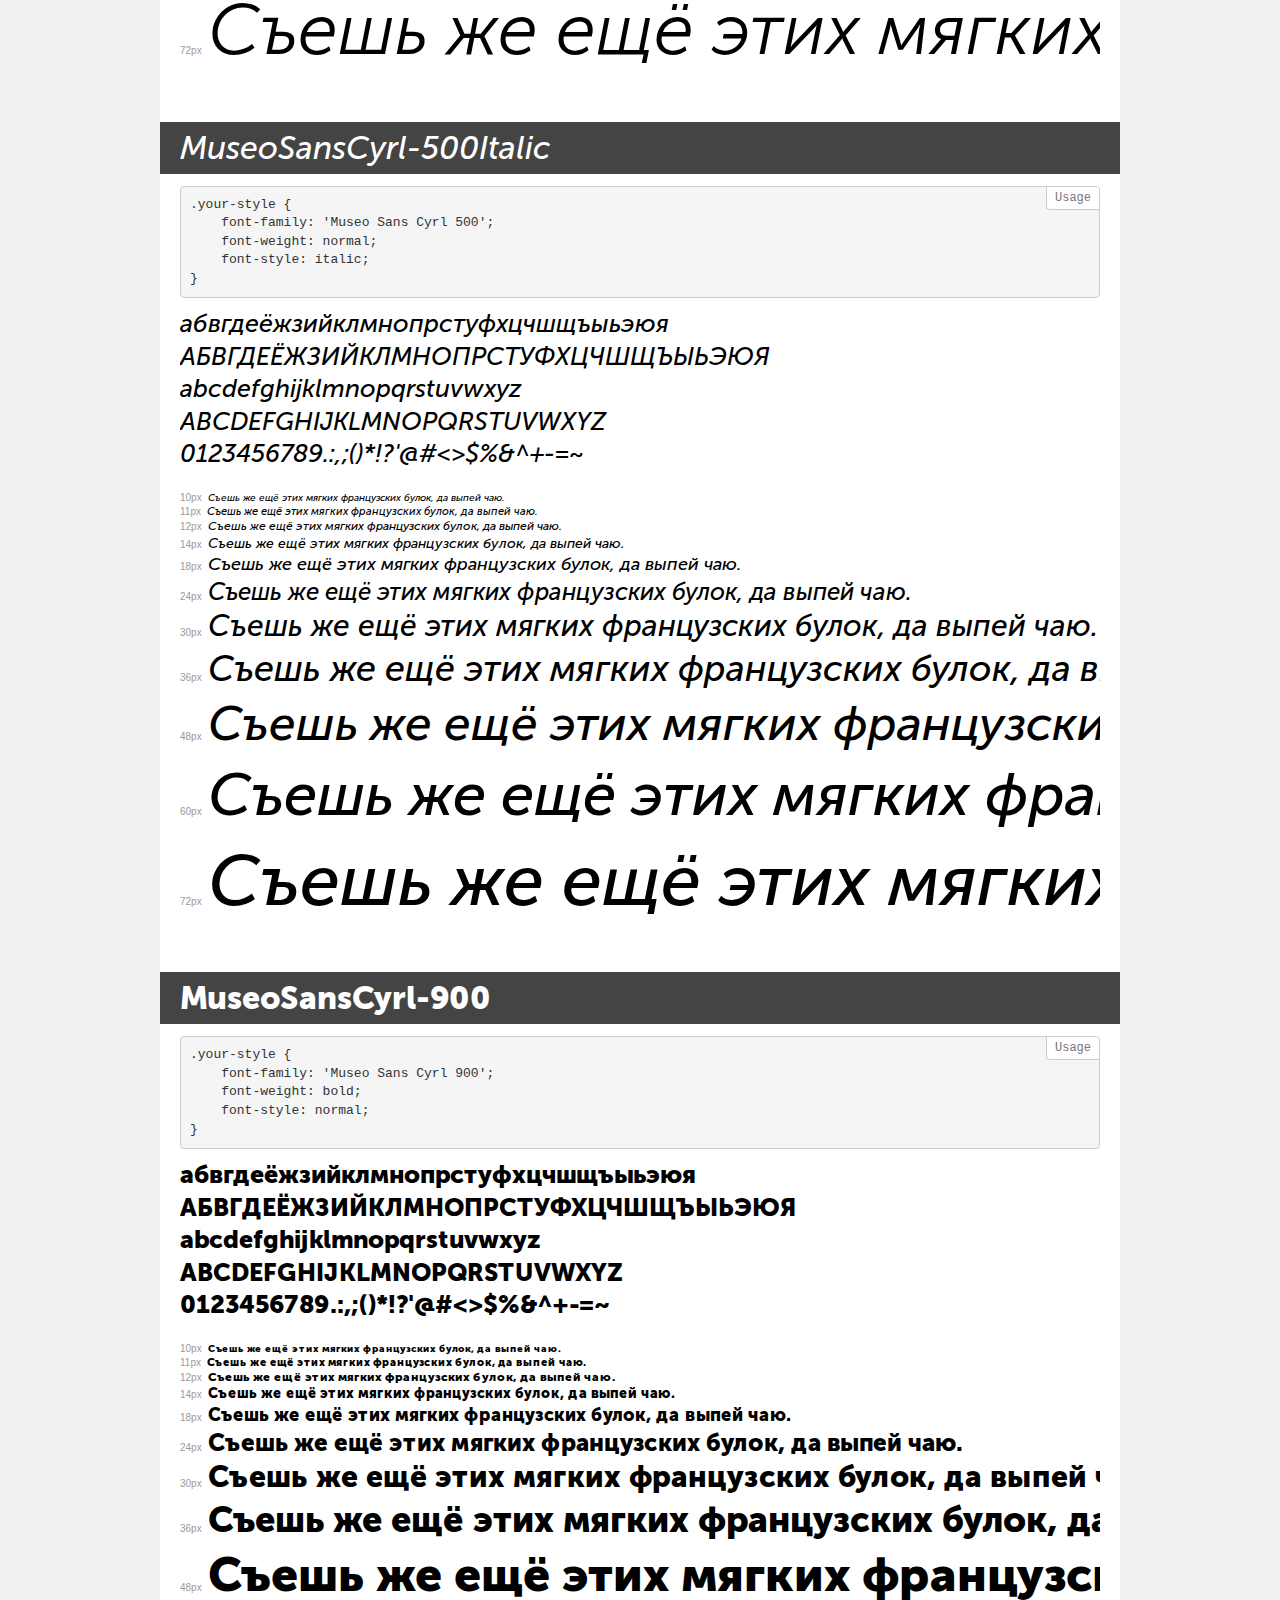
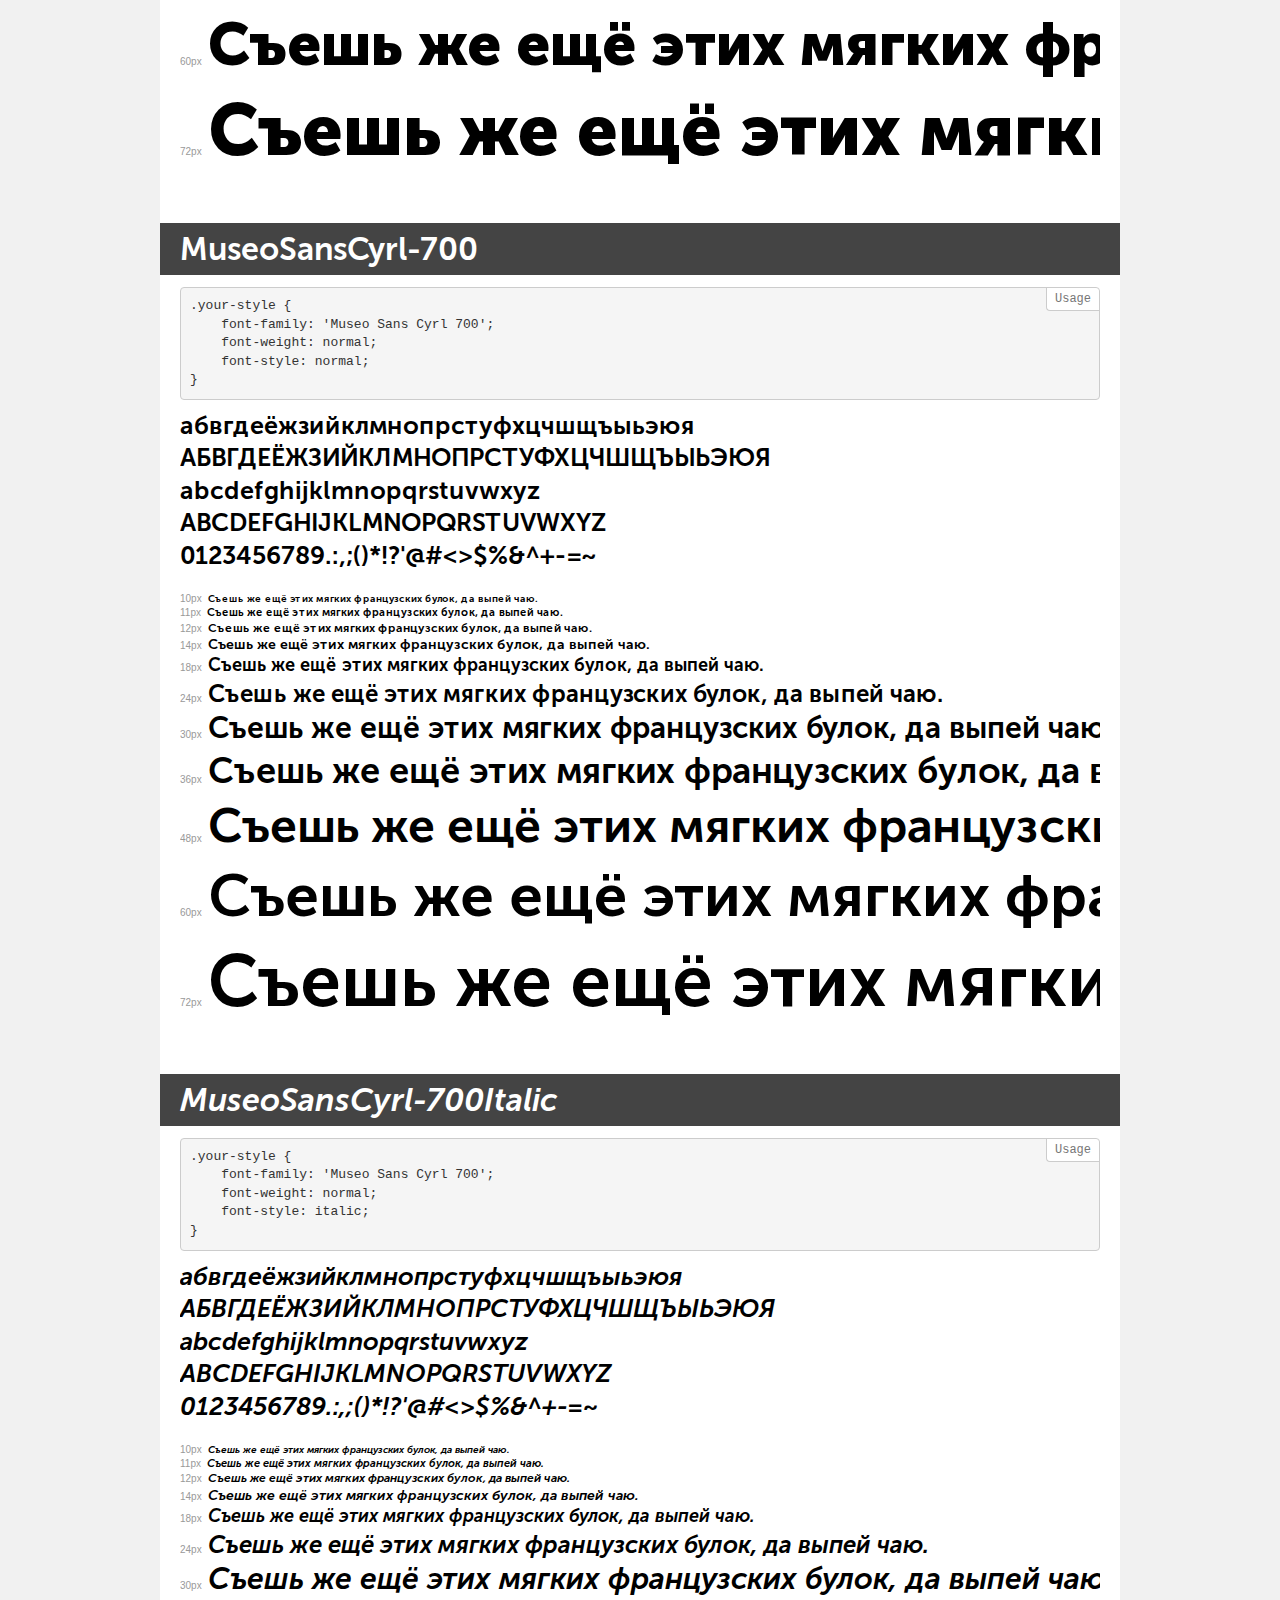
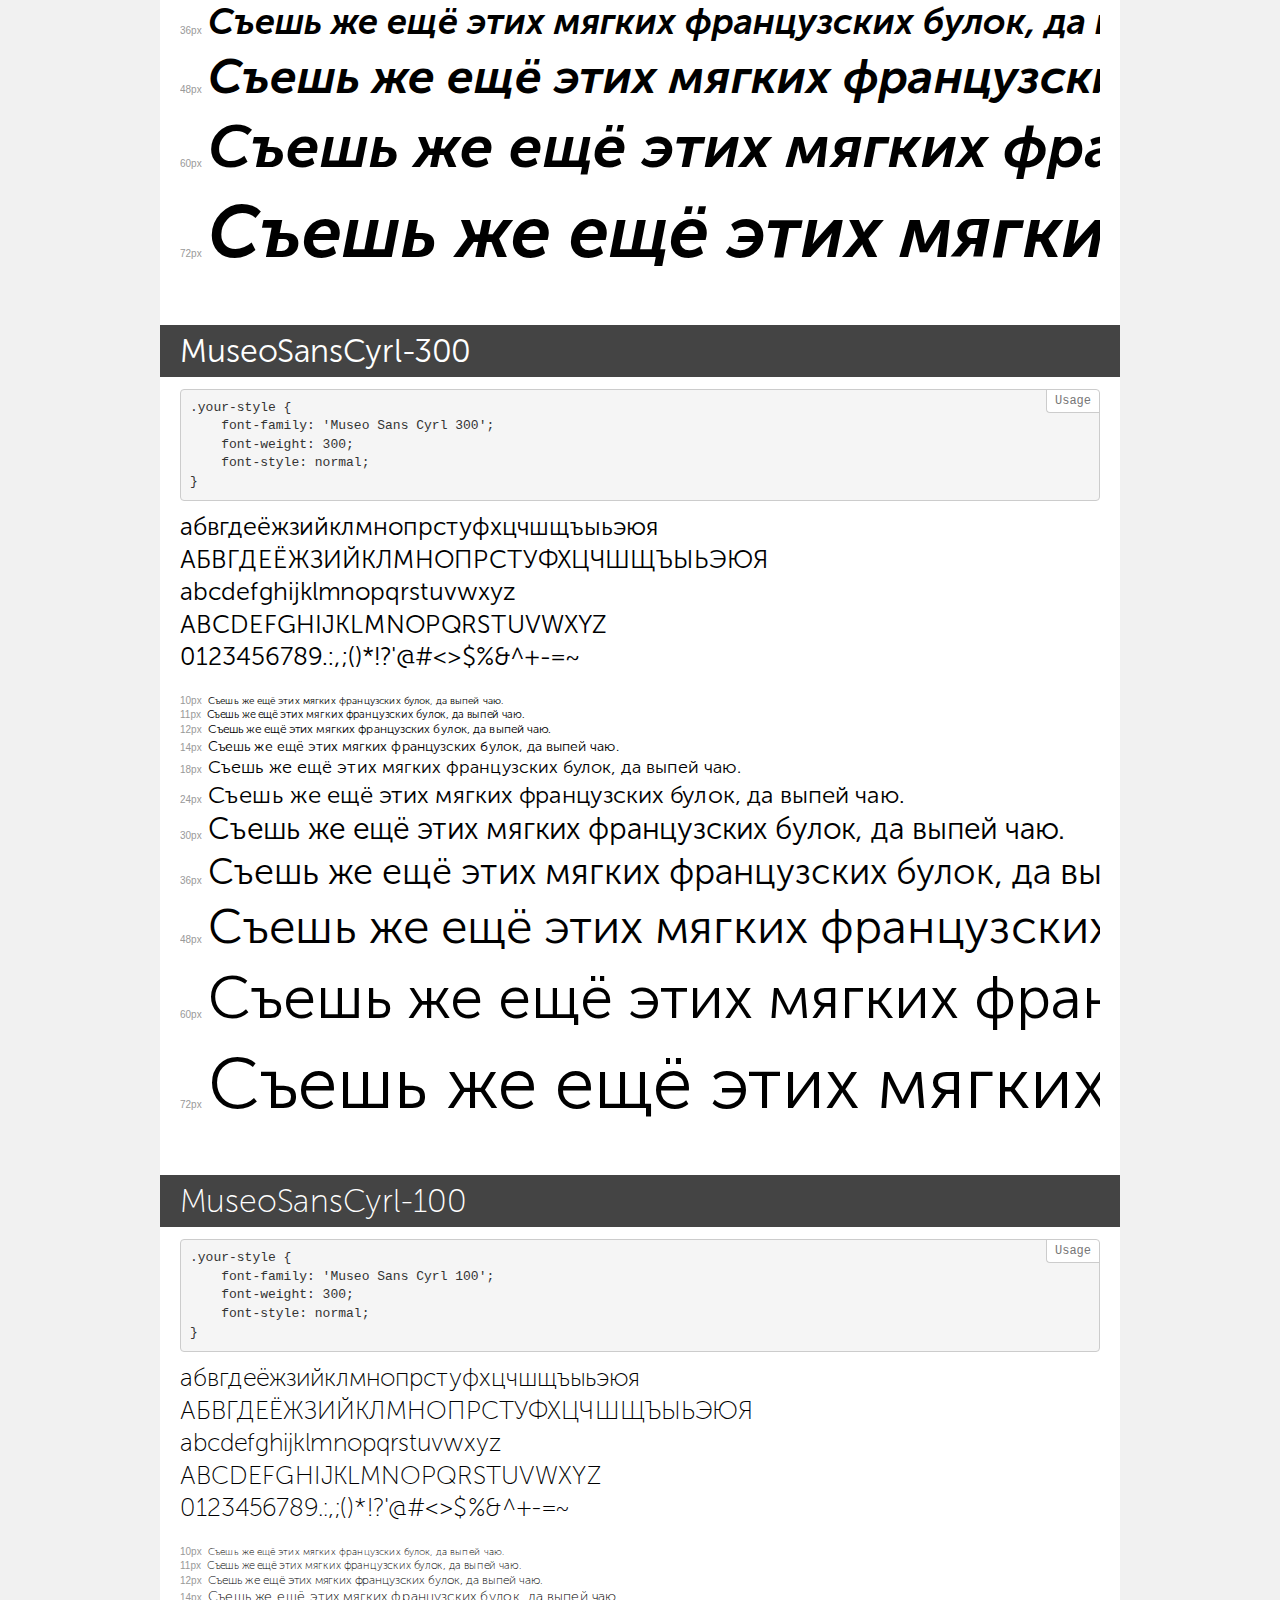
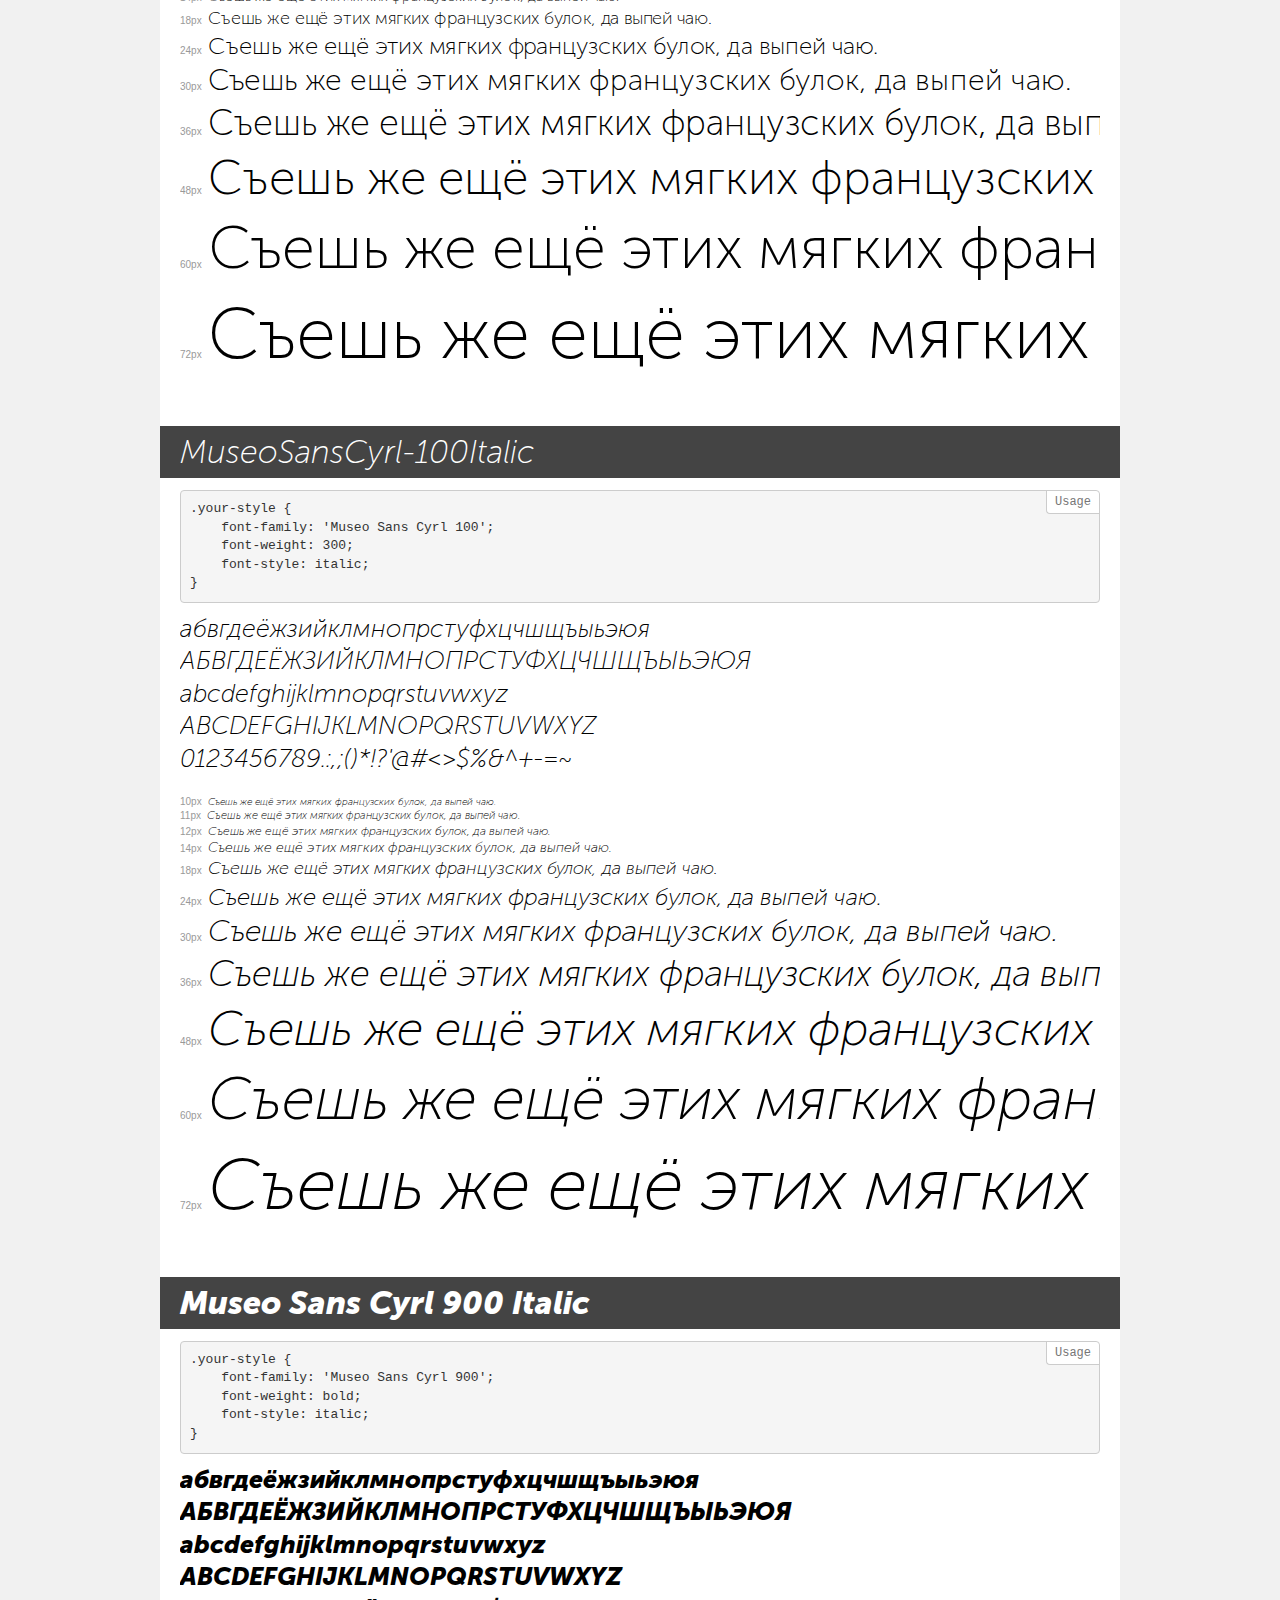
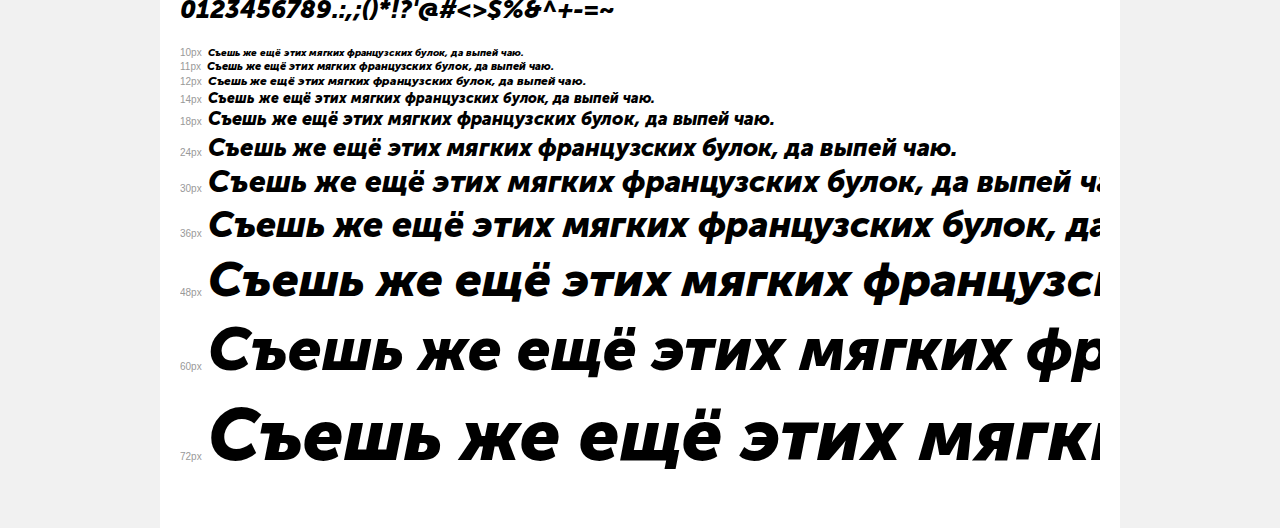
<file: pulse/fonts/demo.html>
<!DOCTYPE html>
<html>
<head>
	<meta charset="utf-8">
	<meta http-equiv="X-UA-Compatible" content="IE=edge">
	<meta name="viewport" content="width=device-width, initial-scale=1">
	<meta name="robots" content="noindex, noarchive">
	<title>Transfonter demo</title>
	<link href="stylesheet.css" rel="stylesheet">
	<style>
		/*
		http://meyerweb.com/eric/tools/css/reset/
		v2.0 | 20110126
		License: none (public domain)
		*/
		html, body, div, span, applet, object, iframe,
		h1, h2, h3, h4, h5, h6, p, blockquote, pre,
		a, abbr, acronym, address, big, cite, code,
		del, dfn, em, img, ins, kbd, q, s, samp,
		small, strike, strong, sub, sup, tt, var,
		b, u, i, center,
		dl, dt, dd, ol, ul, li,
		fieldset, form, label, legend,
		table, caption, tbody, tfoot, thead, tr, th, td,
		article, aside, canvas, details, embed,
		figure, figcaption, footer, header, hgroup,
		menu, nav, output, ruby, section, summary,
		time, mark, audio, video {
			margin: 0;
			padding: 0;
			border: 0;
			font-size: 100%;
			font: inherit;
			vertical-align: baseline;
		}
		/* HTML5 display-role reset for older browsers */
		article, aside, details, figcaption, figure,
		footer, header, hgroup, menu, nav, section {
			display: block;
		}
		body {
			line-height: 1;
		}
		ol, ul {
			list-style: none;
		}
		blockquote, q {
			quotes: none;
		}
		blockquote:before, blockquote:after,
		q:before, q:after {
			content: '';
			content: none;
		}
		table {
			border-collapse: collapse;
			border-spacing: 0;
		}
		/* common styles */
		body {
			background: #f1f1f1;
			color: #000;
		}
		.page {
			background: #fff;
			width: 920px;
			margin: 0 auto;
			padding: 20px 20px 0 20px;
			overflow: hidden;
		}
		.font-container {
			overflow-x: auto;
			overflow-y: hidden;
			margin-bottom: 40px;
			line-height: 1.3;
			white-space: nowrap;
			padding-bottom: 5px;
		}
		h1 {
			position: relative;
			background: #444;
			font-size: 32px;
			color: #fff;
			padding: 10px 20px;
			margin: 0 -20px 12px -20px;
		}
		.letters {
			font-size: 25px;
			margin-bottom: 20px;
		}
		.s10:before {
			content: '10px';
		}
		.s11:before {
			content: '11px';
		}
		.s12:before {
			content: '12px';
		}
		.s14:before {
			content: '14px';
		}
		.s18:before {
			content: '18px';
		}
		.s24:before {
			content: '24px';
		}
		.s30:before {
			content: '30px';
		}
		.s36:before {
			content: '36px';
		}
		.s48:before {
			content: '48px';
		}
		.s60:before {
			content: '60px';
		}
		.s72:before {
			content: '72px';
		}
		.s10:before, .s11:before, .s12:before, .s14:before,
		.s18:before, .s24:before, .s30:before, .s36:before,
		.s48:before, .s60:before, .s72:before {
			font-family: Arial, sans-serif;
			font-size: 10px;
			font-weight: normal;
			font-style: normal;
			color: #999;
			padding-right: 6px;
		}
		pre {
			display: block;
			position: relative;
			padding: 9px;
			margin: 0 0 10px;
			font-family: Monaco, Menlo, Consolas, "Courier New", monospace !important;
			font-size: 13px;
			line-height: 1.428571429;
			color: #333;
			font-weight: normal !important;
			font-style: normal !important;
			background-color: #f5f5f5;
			border: 1px solid #ccc;
			overflow-x: auto;
			border-radius: 4px;
		}
		pre:after {
			display: block;
			position: absolute;
			right: 0;
			top: 0;
			content: 'Usage';
			line-height: 1;
			padding: 5px 8px;
			font-size: 12px;
			color: #767676;
			background-color: #fff;
			border: 1px solid #ccc;
			border-right: none;
			border-top: none;
			border-radius: 0 4px 0 4px;
			z-index: 10;
		}
		/* responsive */
		@media (max-width: 959px) {
			.page {
				width: auto;
				margin: 0;
			}
		}
	</style>
</head>
<body>
<div class="page">
	<div class="demo" style="font-family: 'Museo Sans Cyrl 500'; font-weight: normal; font-style: normal;">
		<h1>MuseoSansCyrl-500</h1>
		<pre>.your-style {
    font-family: 'Museo Sans Cyrl 500';
    font-weight: normal;
    font-style: normal;
}</pre>
		<div class="font-container">
			<p class="letters">
				абвгдеёжзийклмнопрстуфхцчшщъыьэюя <br />
				АБВГДЕЁЖЗИЙКЛМНОПРСТУФХЦЧШЩЪЫЬЭЮЯ <br />
				abcdefghijklmnopqrstuvwxyz <br />
				ABCDEFGHIJKLMNOPQRSTUVWXYZ <br />				0123456789.:,;()*!?'@#<>$%&^+-=~
			</p>
			<p class="s10" style="font-size: 10px;">Съешь же ещё этих мягких французских булок, да выпей чаю.</p>
			<p class="s11" style="font-size: 11px;">Съешь же ещё этих мягких французских булок, да выпей чаю.</p>
			<p class="s12" style="font-size: 12px;">Съешь же ещё этих мягких французских булок, да выпей чаю.</p>
			<p class="s14" style="font-size: 14px;">Съешь же ещё этих мягких французских булок, да выпей чаю.</p>
			<p class="s18" style="font-size: 18px;">Съешь же ещё этих мягких французских булок, да выпей чаю.</p>
			<p class="s24" style="font-size: 24px;">Съешь же ещё этих мягких французских булок, да выпей чаю.</p>
			<p class="s30" style="font-size: 30px;">Съешь же ещё этих мягких французских булок, да выпей чаю.</p>
			<p class="s36" style="font-size: 36px;">Съешь же ещё этих мягких французских булок, да выпей чаю.</p>
			<p class="s48" style="font-size: 48px;">Съешь же ещё этих мягких французских булок, да выпей чаю.</p>
			<p class="s60" style="font-size: 60px;">Съешь же ещё этих мягких французских булок, да выпей чаю.</p>
			<p class="s72" style="font-size: 72px;">Съешь же ещё этих мягких французских булок, да выпей чаю.</p>
		</div>
	</div>
	<div class="demo" style="font-family: 'Museo Sans Cyrl 300'; font-weight: 300; font-style: italic;">
		<h1>MuseoSansCyrl-300Italic</h1>
		<pre>.your-style {
    font-family: 'Museo Sans Cyrl 300';
    font-weight: 300;
    font-style: italic;
}</pre>
		<div class="font-container">
			<p class="letters">
				абвгдеёжзийклмнопрстуфхцчшщъыьэюя <br />
				АБВГДЕЁЖЗИЙКЛМНОПРСТУФХЦЧШЩЪЫЬЭЮЯ <br />
				abcdefghijklmnopqrstuvwxyz <br />
				ABCDEFGHIJKLMNOPQRSTUVWXYZ <br />				0123456789.:,;()*!?'@#<>$%&^+-=~
			</p>
			<p class="s10" style="font-size: 10px;">Съешь же ещё этих мягких французских булок, да выпей чаю.</p>
			<p class="s11" style="font-size: 11px;">Съешь же ещё этих мягких французских булок, да выпей чаю.</p>
			<p class="s12" style="font-size: 12px;">Съешь же ещё этих мягких французских булок, да выпей чаю.</p>
			<p class="s14" style="font-size: 14px;">Съешь же ещё этих мягких французских булок, да выпей чаю.</p>
			<p class="s18" style="font-size: 18px;">Съешь же ещё этих мягких французских булок, да выпей чаю.</p>
			<p class="s24" style="font-size: 24px;">Съешь же ещё этих мягких французских булок, да выпей чаю.</p>
			<p class="s30" style="font-size: 30px;">Съешь же ещё этих мягких французских булок, да выпей чаю.</p>
			<p class="s36" style="font-size: 36px;">Съешь же ещё этих мягких французских булок, да выпей чаю.</p>
			<p class="s48" style="font-size: 48px;">Съешь же ещё этих мягких французских булок, да выпей чаю.</p>
			<p class="s60" style="font-size: 60px;">Съешь же ещё этих мягких французских булок, да выпей чаю.</p>
			<p class="s72" style="font-size: 72px;">Съешь же ещё этих мягких французских булок, да выпей чаю.</p>
		</div>
	</div>
	<div class="demo" style="font-family: 'Museo Sans Cyrl 500'; font-weight: normal; font-style: italic;">
		<h1>MuseoSansCyrl-500Italic</h1>
		<pre>.your-style {
    font-family: 'Museo Sans Cyrl 500';
    font-weight: normal;
    font-style: italic;
}</pre>
		<div class="font-container">
			<p class="letters">
				абвгдеёжзийклмнопрстуфхцчшщъыьэюя <br />
				АБВГДЕЁЖЗИЙКЛМНОПРСТУФХЦЧШЩЪЫЬЭЮЯ <br />
				abcdefghijklmnopqrstuvwxyz <br />
				ABCDEFGHIJKLMNOPQRSTUVWXYZ <br />				0123456789.:,;()*!?'@#<>$%&^+-=~
			</p>
			<p class="s10" style="font-size: 10px;">Съешь же ещё этих мягких французских булок, да выпей чаю.</p>
			<p class="s11" style="font-size: 11px;">Съешь же ещё этих мягких французских булок, да выпей чаю.</p>
			<p class="s12" style="font-size: 12px;">Съешь же ещё этих мягких французских булок, да выпей чаю.</p>
			<p class="s14" style="font-size: 14px;">Съешь же ещё этих мягких французских булок, да выпей чаю.</p>
			<p class="s18" style="font-size: 18px;">Съешь же ещё этих мягких французских булок, да выпей чаю.</p>
			<p class="s24" style="font-size: 24px;">Съешь же ещё этих мягких французских булок, да выпей чаю.</p>
			<p class="s30" style="font-size: 30px;">Съешь же ещё этих мягких французских булок, да выпей чаю.</p>
			<p class="s36" style="font-size: 36px;">Съешь же ещё этих мягких французских булок, да выпей чаю.</p>
			<p class="s48" style="font-size: 48px;">Съешь же ещё этих мягких французских булок, да выпей чаю.</p>
			<p class="s60" style="font-size: 60px;">Съешь же ещё этих мягких французских булок, да выпей чаю.</p>
			<p class="s72" style="font-size: 72px;">Съешь же ещё этих мягких французских булок, да выпей чаю.</p>
		</div>
	</div>
	<div class="demo" style="font-family: 'Museo Sans Cyrl 900'; font-weight: bold; font-style: normal;">
		<h1>MuseoSansCyrl-900</h1>
		<pre>.your-style {
    font-family: 'Museo Sans Cyrl 900';
    font-weight: bold;
    font-style: normal;
}</pre>
		<div class="font-container">
			<p class="letters">
				абвгдеёжзийклмнопрстуфхцчшщъыьэюя <br />
				АБВГДЕЁЖЗИЙКЛМНОПРСТУФХЦЧШЩЪЫЬЭЮЯ <br />
				abcdefghijklmnopqrstuvwxyz <br />
				ABCDEFGHIJKLMNOPQRSTUVWXYZ <br />				0123456789.:,;()*!?'@#<>$%&^+-=~
			</p>
			<p class="s10" style="font-size: 10px;">Съешь же ещё этих мягких французских булок, да выпей чаю.</p>
			<p class="s11" style="font-size: 11px;">Съешь же ещё этих мягких французских булок, да выпей чаю.</p>
			<p class="s12" style="font-size: 12px;">Съешь же ещё этих мягких французских булок, да выпей чаю.</p>
			<p class="s14" style="font-size: 14px;">Съешь же ещё этих мягких французских булок, да выпей чаю.</p>
			<p class="s18" style="font-size: 18px;">Съешь же ещё этих мягких французских булок, да выпей чаю.</p>
			<p class="s24" style="font-size: 24px;">Съешь же ещё этих мягких французских булок, да выпей чаю.</p>
			<p class="s30" style="font-size: 30px;">Съешь же ещё этих мягких французских булок, да выпей чаю.</p>
			<p class="s36" style="font-size: 36px;">Съешь же ещё этих мягких французских булок, да выпей чаю.</p>
			<p class="s48" style="font-size: 48px;">Съешь же ещё этих мягких французских булок, да выпей чаю.</p>
			<p class="s60" style="font-size: 60px;">Съешь же ещё этих мягких французских булок, да выпей чаю.</p>
			<p class="s72" style="font-size: 72px;">Съешь же ещё этих мягких французских булок, да выпей чаю.</p>
		</div>
	</div>
	<div class="demo" style="font-family: 'Museo Sans Cyrl 700'; font-weight: normal; font-style: normal;">
		<h1>MuseoSansCyrl-700</h1>
		<pre>.your-style {
    font-family: 'Museo Sans Cyrl 700';
    font-weight: normal;
    font-style: normal;
}</pre>
		<div class="font-container">
			<p class="letters">
				абвгдеёжзийклмнопрстуфхцчшщъыьэюя <br />
				АБВГДЕЁЖЗИЙКЛМНОПРСТУФХЦЧШЩЪЫЬЭЮЯ <br />
				abcdefghijklmnopqrstuvwxyz <br />
				ABCDEFGHIJKLMNOPQRSTUVWXYZ <br />				0123456789.:,;()*!?'@#<>$%&^+-=~
			</p>
			<p class="s10" style="font-size: 10px;">Съешь же ещё этих мягких французских булок, да выпей чаю.</p>
			<p class="s11" style="font-size: 11px;">Съешь же ещё этих мягких французских булок, да выпей чаю.</p>
			<p class="s12" style="font-size: 12px;">Съешь же ещё этих мягких французских булок, да выпей чаю.</p>
			<p class="s14" style="font-size: 14px;">Съешь же ещё этих мягких французских булок, да выпей чаю.</p>
			<p class="s18" style="font-size: 18px;">Съешь же ещё этих мягких французских булок, да выпей чаю.</p>
			<p class="s24" style="font-size: 24px;">Съешь же ещё этих мягких французских булок, да выпей чаю.</p>
			<p class="s30" style="font-size: 30px;">Съешь же ещё этих мягких французских булок, да выпей чаю.</p>
			<p class="s36" style="font-size: 36px;">Съешь же ещё этих мягких французских булок, да выпей чаю.</p>
			<p class="s48" style="font-size: 48px;">Съешь же ещё этих мягких французских булок, да выпей чаю.</p>
			<p class="s60" style="font-size: 60px;">Съешь же ещё этих мягких французских булок, да выпей чаю.</p>
			<p class="s72" style="font-size: 72px;">Съешь же ещё этих мягких французских булок, да выпей чаю.</p>
		</div>
	</div>
	<div class="demo" style="font-family: 'Museo Sans Cyrl 700'; font-weight: normal; font-style: italic;">
		<h1>MuseoSansCyrl-700Italic</h1>
		<pre>.your-style {
    font-family: 'Museo Sans Cyrl 700';
    font-weight: normal;
    font-style: italic;
}</pre>
		<div class="font-container">
			<p class="letters">
				абвгдеёжзийклмнопрстуфхцчшщъыьэюя <br />
				АБВГДЕЁЖЗИЙКЛМНОПРСТУФХЦЧШЩЪЫЬЭЮЯ <br />
				abcdefghijklmnopqrstuvwxyz <br />
				ABCDEFGHIJKLMNOPQRSTUVWXYZ <br />				0123456789.:,;()*!?'@#<>$%&^+-=~
			</p>
			<p class="s10" style="font-size: 10px;">Съешь же ещё этих мягких французских булок, да выпей чаю.</p>
			<p class="s11" style="font-size: 11px;">Съешь же ещё этих мягких французских булок, да выпей чаю.</p>
			<p class="s12" style="font-size: 12px;">Съешь же ещё этих мягких французских булок, да выпей чаю.</p>
			<p class="s14" style="font-size: 14px;">Съешь же ещё этих мягких французских булок, да выпей чаю.</p>
			<p class="s18" style="font-size: 18px;">Съешь же ещё этих мягких французских булок, да выпей чаю.</p>
			<p class="s24" style="font-size: 24px;">Съешь же ещё этих мягких французских булок, да выпей чаю.</p>
			<p class="s30" style="font-size: 30px;">Съешь же ещё этих мягких французских булок, да выпей чаю.</p>
			<p class="s36" style="font-size: 36px;">Съешь же ещё этих мягких французских булок, да выпей чаю.</p>
			<p class="s48" style="font-size: 48px;">Съешь же ещё этих мягких французских булок, да выпей чаю.</p>
			<p class="s60" style="font-size: 60px;">Съешь же ещё этих мягких французских булок, да выпей чаю.</p>
			<p class="s72" style="font-size: 72px;">Съешь же ещё этих мягких французских булок, да выпей чаю.</p>
		</div>
	</div>
	<div class="demo" style="font-family: 'Museo Sans Cyrl 300'; font-weight: 300; font-style: normal;">
		<h1>MuseoSansCyrl-300</h1>
		<pre>.your-style {
    font-family: 'Museo Sans Cyrl 300';
    font-weight: 300;
    font-style: normal;
}</pre>
		<div class="font-container">
			<p class="letters">
				абвгдеёжзийклмнопрстуфхцчшщъыьэюя <br />
				АБВГДЕЁЖЗИЙКЛМНОПРСТУФХЦЧШЩЪЫЬЭЮЯ <br />
				abcdefghijklmnopqrstuvwxyz <br />
				ABCDEFGHIJKLMNOPQRSTUVWXYZ <br />				0123456789.:,;()*!?'@#<>$%&^+-=~
			</p>
			<p class="s10" style="font-size: 10px;">Съешь же ещё этих мягких французских булок, да выпей чаю.</p>
			<p class="s11" style="font-size: 11px;">Съешь же ещё этих мягких французских булок, да выпей чаю.</p>
			<p class="s12" style="font-size: 12px;">Съешь же ещё этих мягких французских булок, да выпей чаю.</p>
			<p class="s14" style="font-size: 14px;">Съешь же ещё этих мягких французских булок, да выпей чаю.</p>
			<p class="s18" style="font-size: 18px;">Съешь же ещё этих мягких французских булок, да выпей чаю.</p>
			<p class="s24" style="font-size: 24px;">Съешь же ещё этих мягких французских булок, да выпей чаю.</p>
			<p class="s30" style="font-size: 30px;">Съешь же ещё этих мягких французских булок, да выпей чаю.</p>
			<p class="s36" style="font-size: 36px;">Съешь же ещё этих мягких французских булок, да выпей чаю.</p>
			<p class="s48" style="font-size: 48px;">Съешь же ещё этих мягких французских булок, да выпей чаю.</p>
			<p class="s60" style="font-size: 60px;">Съешь же ещё этих мягких французских булок, да выпей чаю.</p>
			<p class="s72" style="font-size: 72px;">Съешь же ещё этих мягких французских булок, да выпей чаю.</p>
		</div>
	</div>
	<div class="demo" style="font-family: 'Museo Sans Cyrl 100'; font-weight: 300; font-style: normal;">
		<h1>MuseoSansCyrl-100</h1>
		<pre>.your-style {
    font-family: 'Museo Sans Cyrl 100';
    font-weight: 300;
    font-style: normal;
}</pre>
		<div class="font-container">
			<p class="letters">
				абвгдеёжзийклмнопрстуфхцчшщъыьэюя <br />
				АБВГДЕЁЖЗИЙКЛМНОПРСТУФХЦЧШЩЪЫЬЭЮЯ <br />
				abcdefghijklmnopqrstuvwxyz <br />
				ABCDEFGHIJKLMNOPQRSTUVWXYZ <br />				0123456789.:,;()*!?'@#<>$%&^+-=~
			</p>
			<p class="s10" style="font-size: 10px;">Съешь же ещё этих мягких французских булок, да выпей чаю.</p>
			<p class="s11" style="font-size: 11px;">Съешь же ещё этих мягких французских булок, да выпей чаю.</p>
			<p class="s12" style="font-size: 12px;">Съешь же ещё этих мягких французских булок, да выпей чаю.</p>
			<p class="s14" style="font-size: 14px;">Съешь же ещё этих мягких французских булок, да выпей чаю.</p>
			<p class="s18" style="font-size: 18px;">Съешь же ещё этих мягких французских булок, да выпей чаю.</p>
			<p class="s24" style="font-size: 24px;">Съешь же ещё этих мягких французских булок, да выпей чаю.</p>
			<p class="s30" style="font-size: 30px;">Съешь же ещё этих мягких французских булок, да выпей чаю.</p>
			<p class="s36" style="font-size: 36px;">Съешь же ещё этих мягких французских булок, да выпей чаю.</p>
			<p class="s48" style="font-size: 48px;">Съешь же ещё этих мягких французских булок, да выпей чаю.</p>
			<p class="s60" style="font-size: 60px;">Съешь же ещё этих мягких французских булок, да выпей чаю.</p>
			<p class="s72" style="font-size: 72px;">Съешь же ещё этих мягких французских булок, да выпей чаю.</p>
		</div>
	</div>
	<div class="demo" style="font-family: 'Museo Sans Cyrl 100'; font-weight: 300; font-style: italic;">
		<h1>MuseoSansCyrl-100Italic</h1>
		<pre>.your-style {
    font-family: 'Museo Sans Cyrl 100';
    font-weight: 300;
    font-style: italic;
}</pre>
		<div class="font-container">
			<p class="letters">
				абвгдеёжзийклмнопрстуфхцчшщъыьэюя <br />
				АБВГДЕЁЖЗИЙКЛМНОПРСТУФХЦЧШЩЪЫЬЭЮЯ <br />
				abcdefghijklmnopqrstuvwxyz <br />
				ABCDEFGHIJKLMNOPQRSTUVWXYZ <br />				0123456789.:,;()*!?'@#<>$%&^+-=~
			</p>
			<p class="s10" style="font-size: 10px;">Съешь же ещё этих мягких французских булок, да выпей чаю.</p>
			<p class="s11" style="font-size: 11px;">Съешь же ещё этих мягких французских булок, да выпей чаю.</p>
			<p class="s12" style="font-size: 12px;">Съешь же ещё этих мягких французских булок, да выпей чаю.</p>
			<p class="s14" style="font-size: 14px;">Съешь же ещё этих мягких французских булок, да выпей чаю.</p>
			<p class="s18" style="font-size: 18px;">Съешь же ещё этих мягких французских булок, да выпей чаю.</p>
			<p class="s24" style="font-size: 24px;">Съешь же ещё этих мягких французских булок, да выпей чаю.</p>
			<p class="s30" style="font-size: 30px;">Съешь же ещё этих мягких французских булок, да выпей чаю.</p>
			<p class="s36" style="font-size: 36px;">Съешь же ещё этих мягких французских булок, да выпей чаю.</p>
			<p class="s48" style="font-size: 48px;">Съешь же ещё этих мягких французских булок, да выпей чаю.</p>
			<p class="s60" style="font-size: 60px;">Съешь же ещё этих мягких французских булок, да выпей чаю.</p>
			<p class="s72" style="font-size: 72px;">Съешь же ещё этих мягких французских булок, да выпей чаю.</p>
		</div>
	</div>
	<div class="demo" style="font-family: 'Museo Sans Cyrl 900'; font-weight: bold; font-style: italic;">
		<h1>Museo Sans Cyrl 900 Italic</h1>
		<pre>.your-style {
    font-family: 'Museo Sans Cyrl 900';
    font-weight: bold;
    font-style: italic;
}</pre>
		<div class="font-container">
			<p class="letters">
				абвгдеёжзийклмнопрстуфхцчшщъыьэюя <br />
				АБВГДЕЁЖЗИЙКЛМНОПРСТУФХЦЧШЩЪЫЬЭЮЯ <br />
				abcdefghijklmnopqrstuvwxyz <br />
				ABCDEFGHIJKLMNOPQRSTUVWXYZ <br />				0123456789.:,;()*!?'@#<>$%&^+-=~
			</p>
			<p class="s10" style="font-size: 10px;">Съешь же ещё этих мягких французских булок, да выпей чаю.</p>
			<p class="s11" style="font-size: 11px;">Съешь же ещё этих мягких французских булок, да выпей чаю.</p>
			<p class="s12" style="font-size: 12px;">Съешь же ещё этих мягких французских булок, да выпей чаю.</p>
			<p class="s14" style="font-size: 14px;">Съешь же ещё этих мягких французских булок, да выпей чаю.</p>
			<p class="s18" style="font-size: 18px;">Съешь же ещё этих мягких французских булок, да выпей чаю.</p>
			<p class="s24" style="font-size: 24px;">Съешь же ещё этих мягких французских булок, да выпей чаю.</p>
			<p class="s30" style="font-size: 30px;">Съешь же ещё этих мягких французских булок, да выпей чаю.</p>
			<p class="s36" style="font-size: 36px;">Съешь же ещё этих мягких французских булок, да выпей чаю.</p>
			<p class="s48" style="font-size: 48px;">Съешь же ещё этих мягких французских булок, да выпей чаю.</p>
			<p class="s60" style="font-size: 60px;">Съешь же ещё этих мягких французских булок, да выпей чаю.</p>
			<p class="s72" style="font-size: 72px;">Съешь же ещё этих мягких французских булок, да выпей чаю.</p>
		</div>
	</div>
</div>
</body>
</html>
</file>
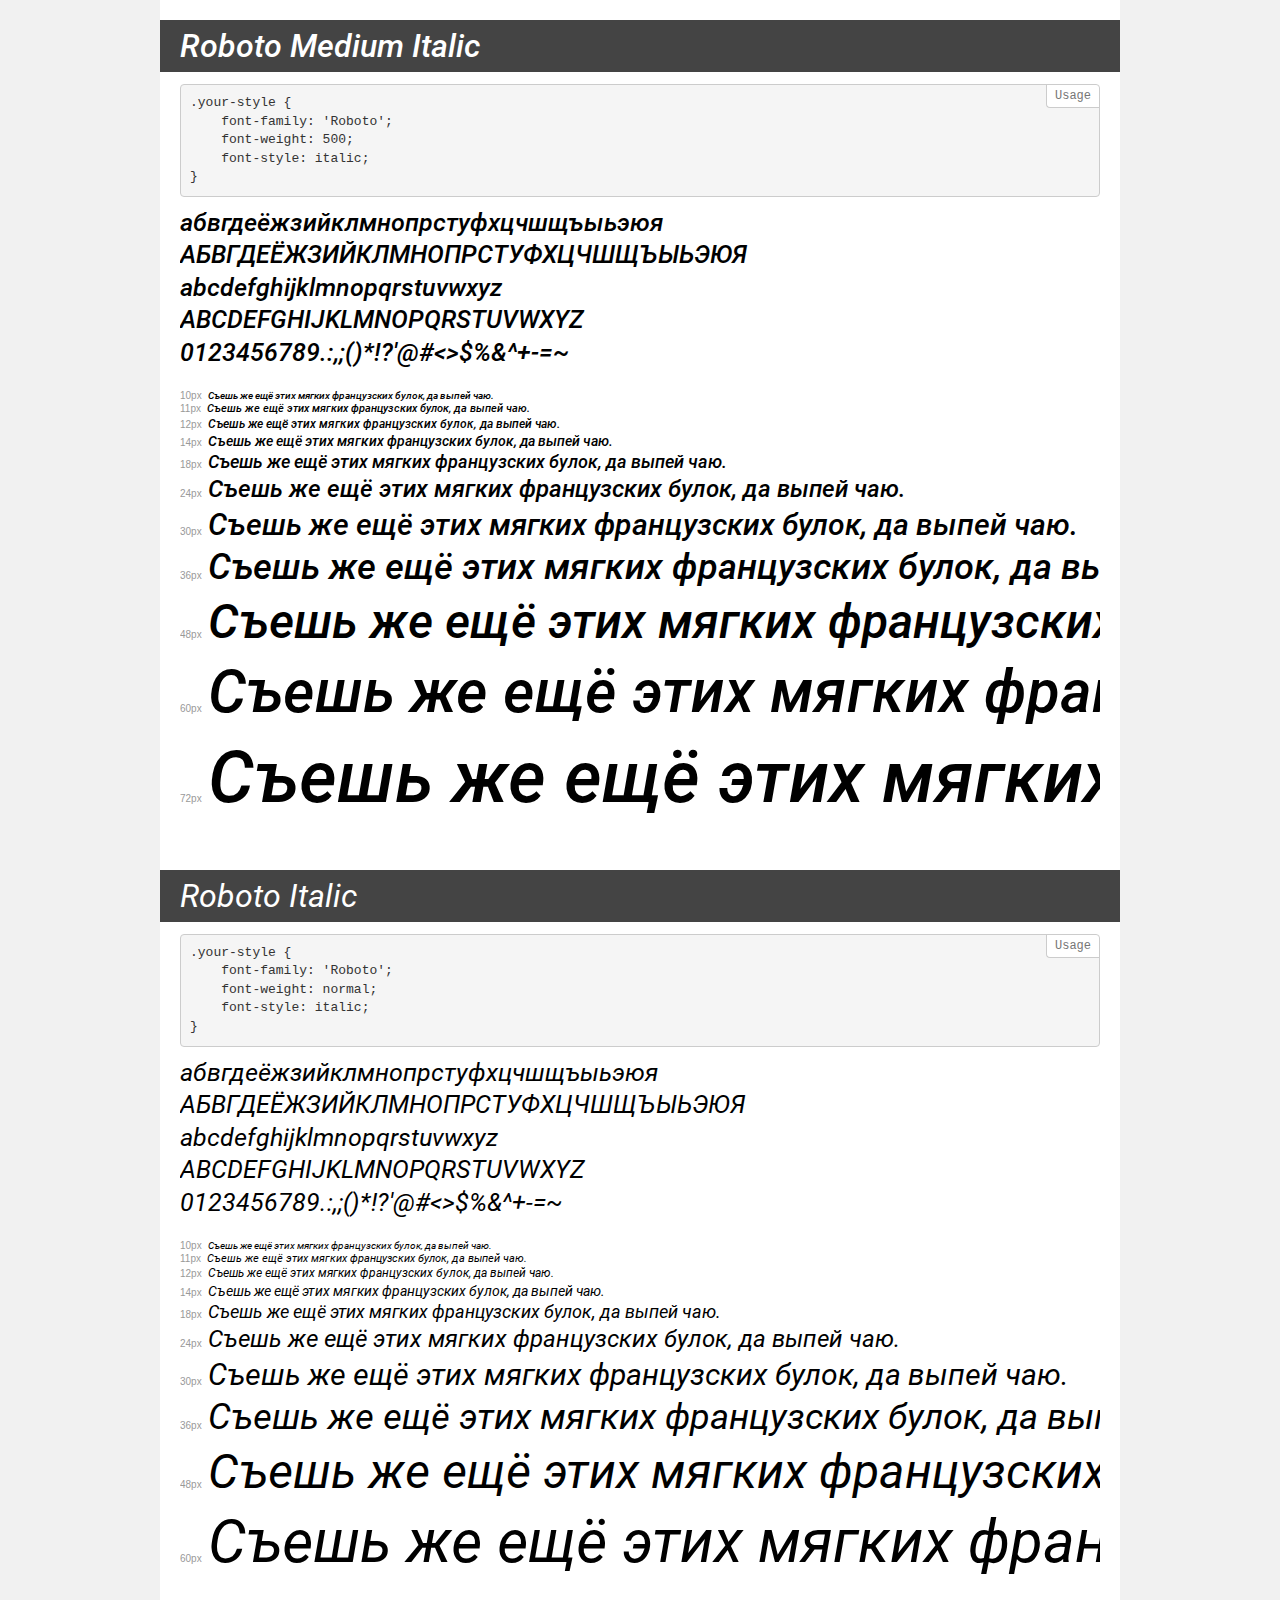
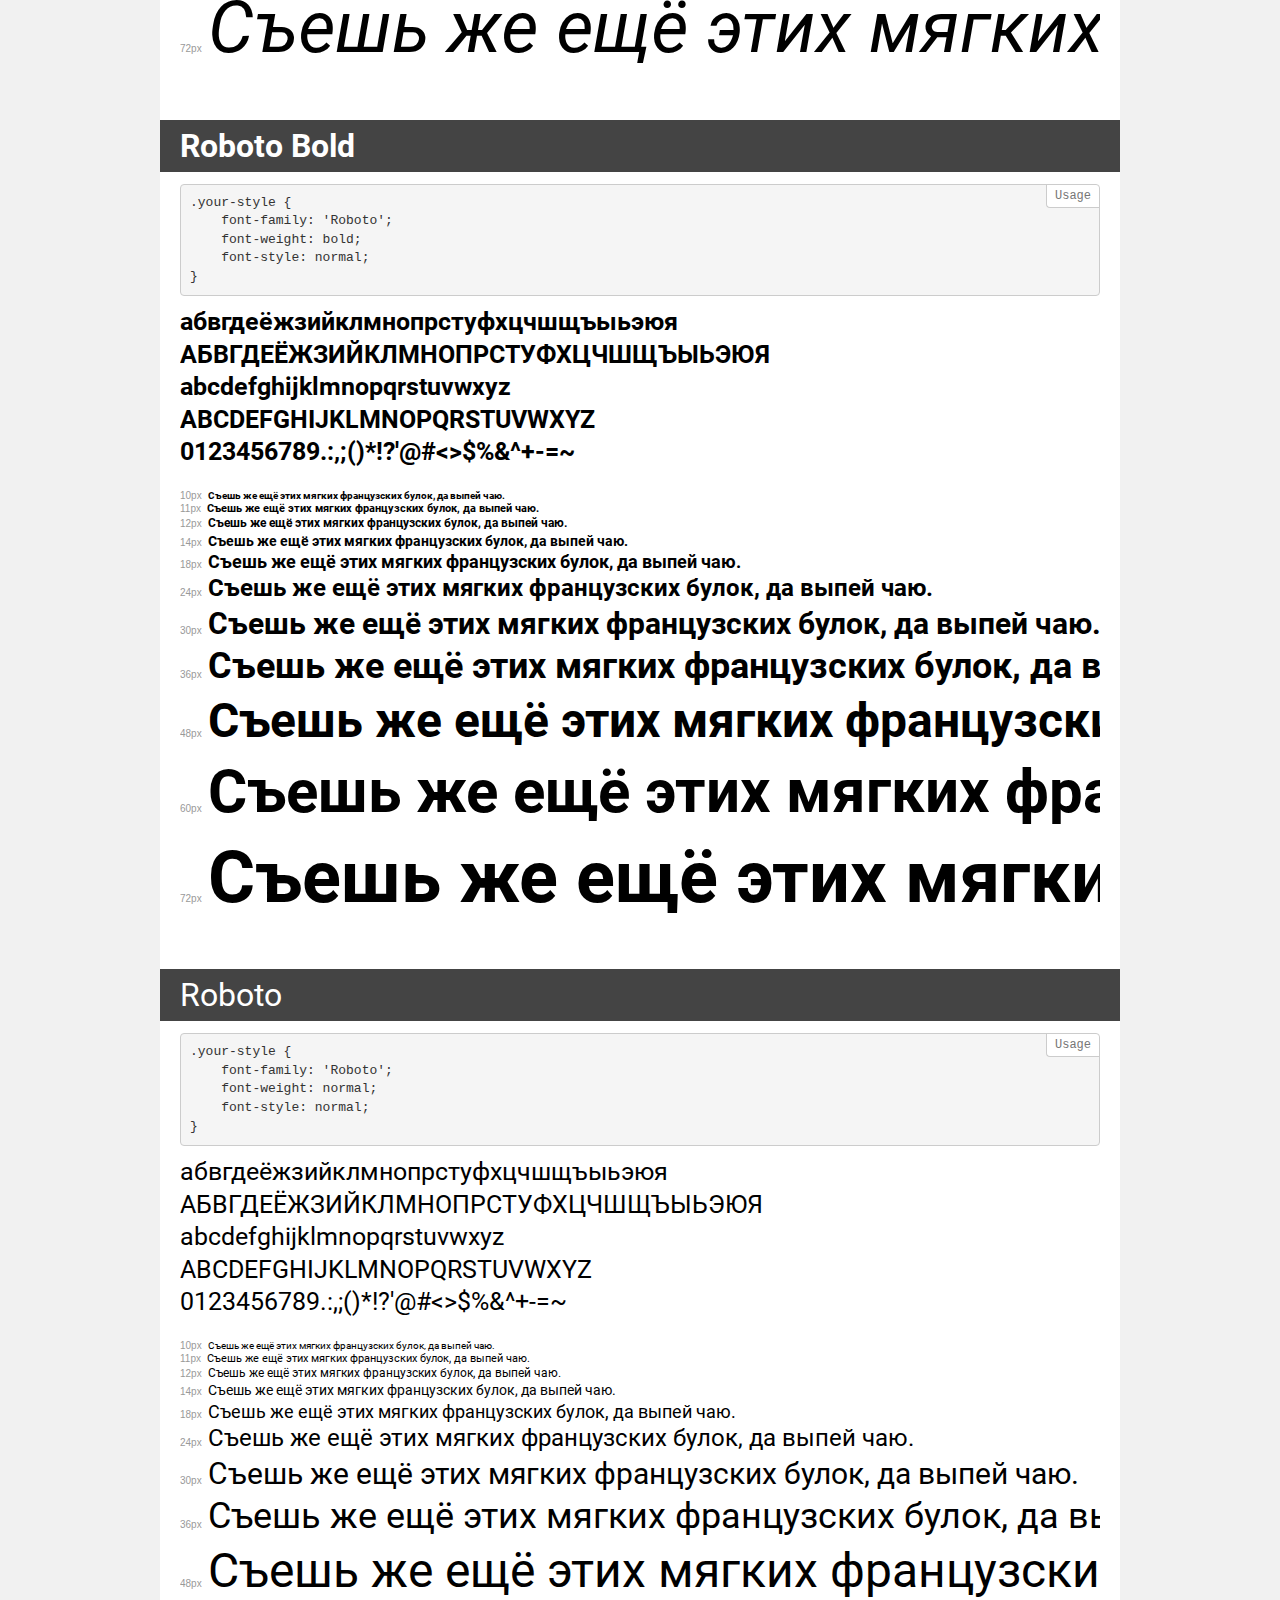
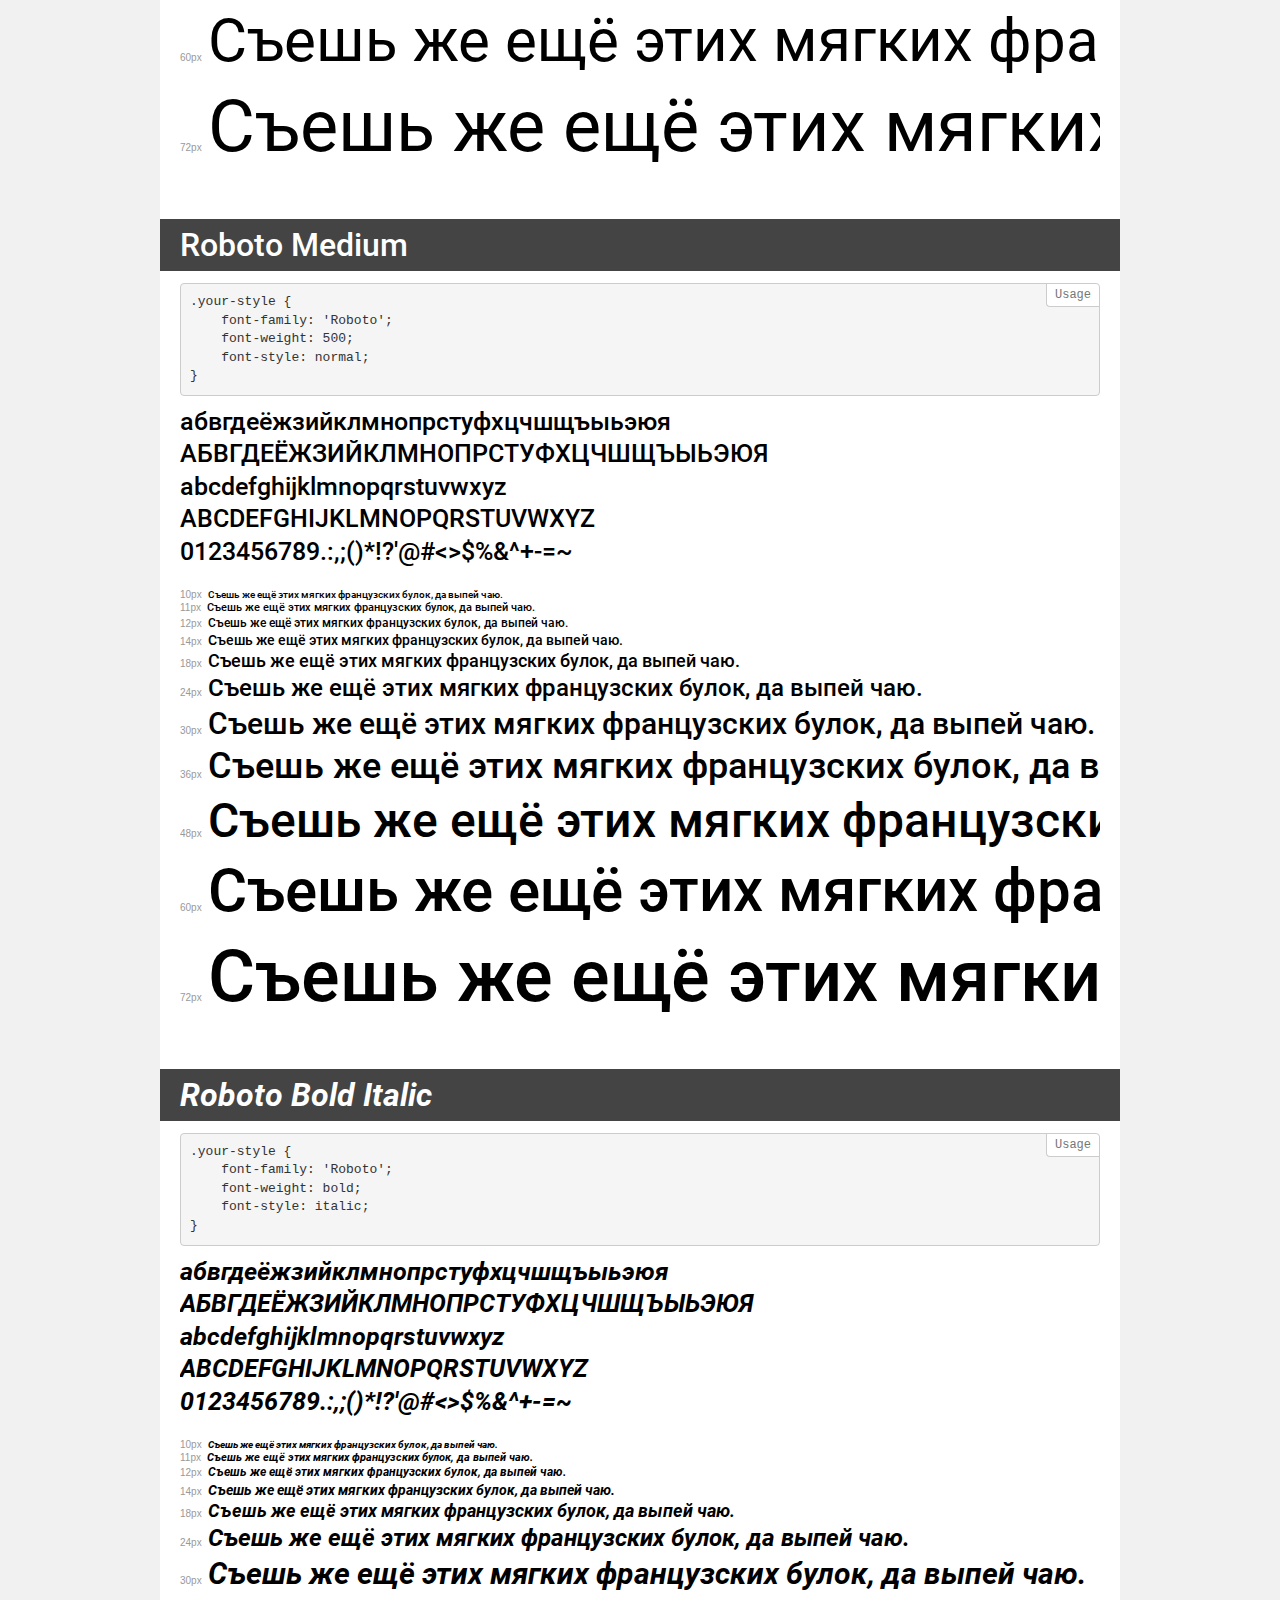
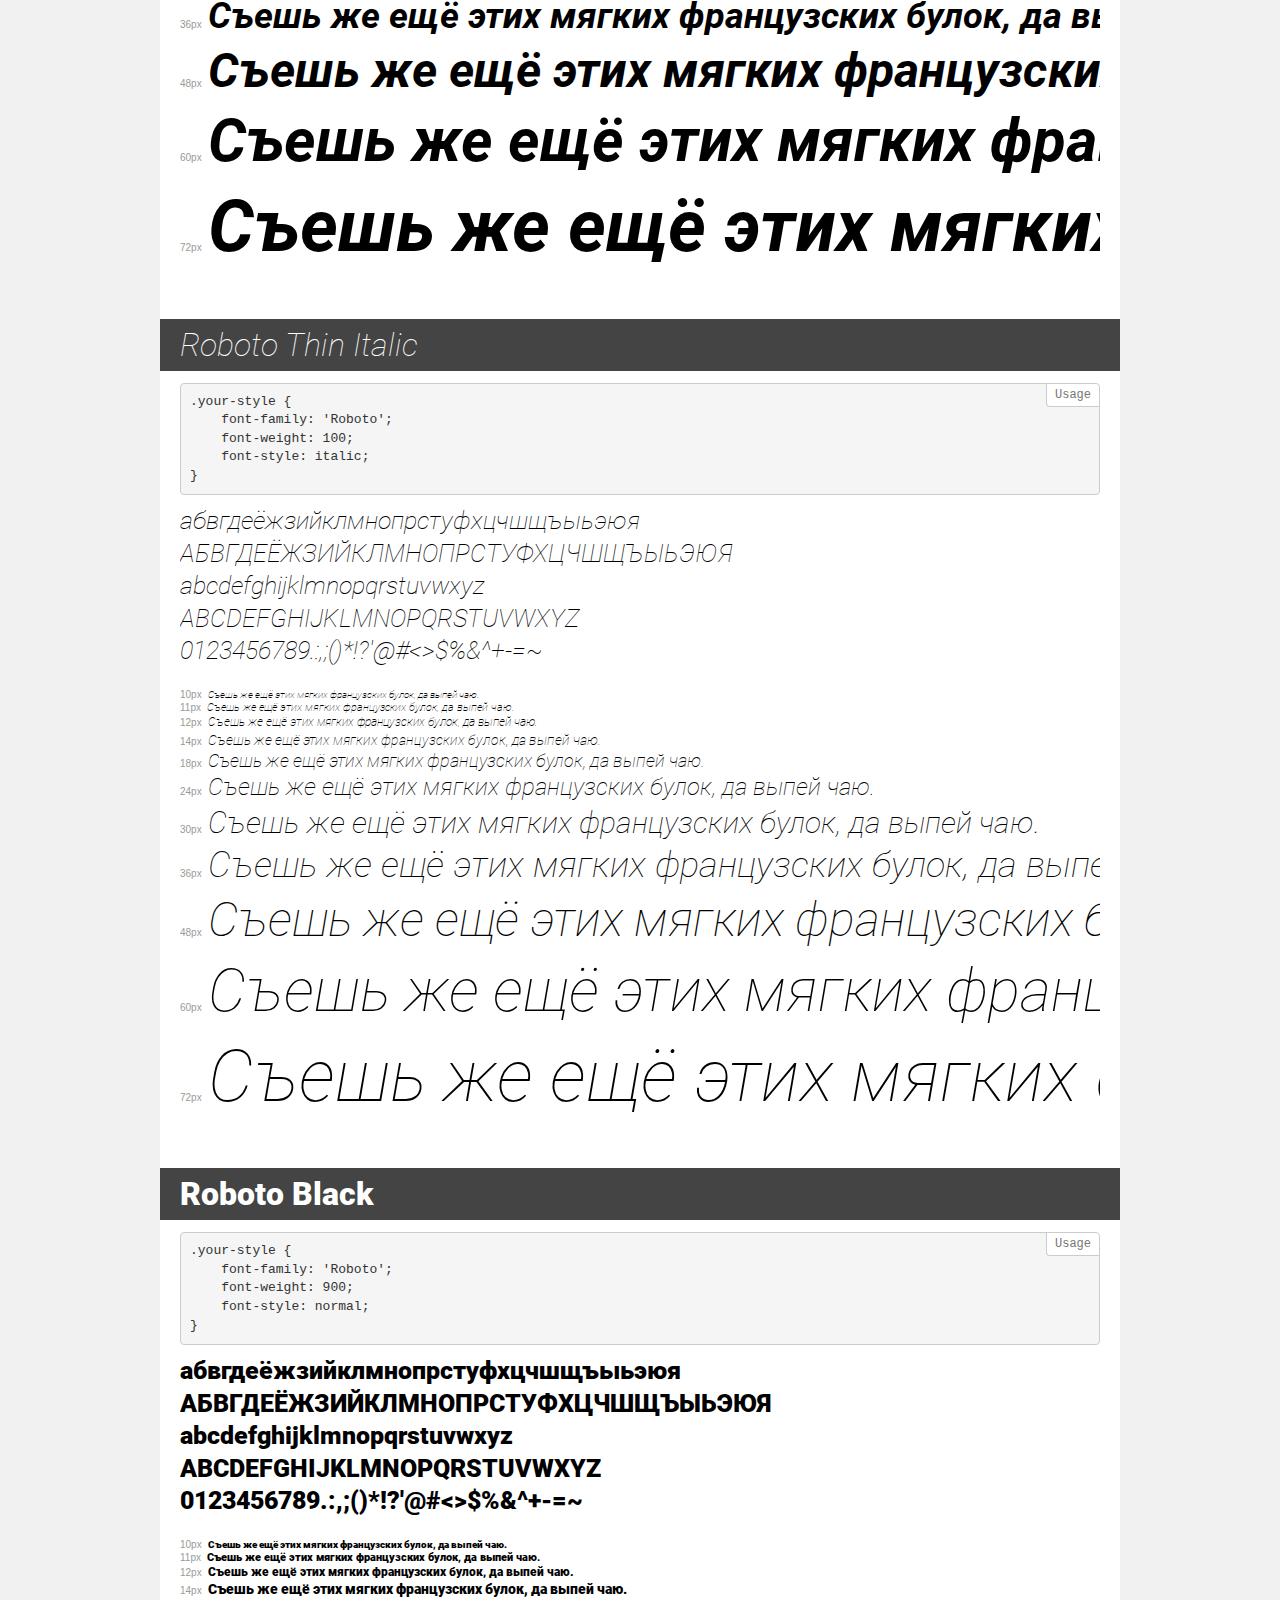
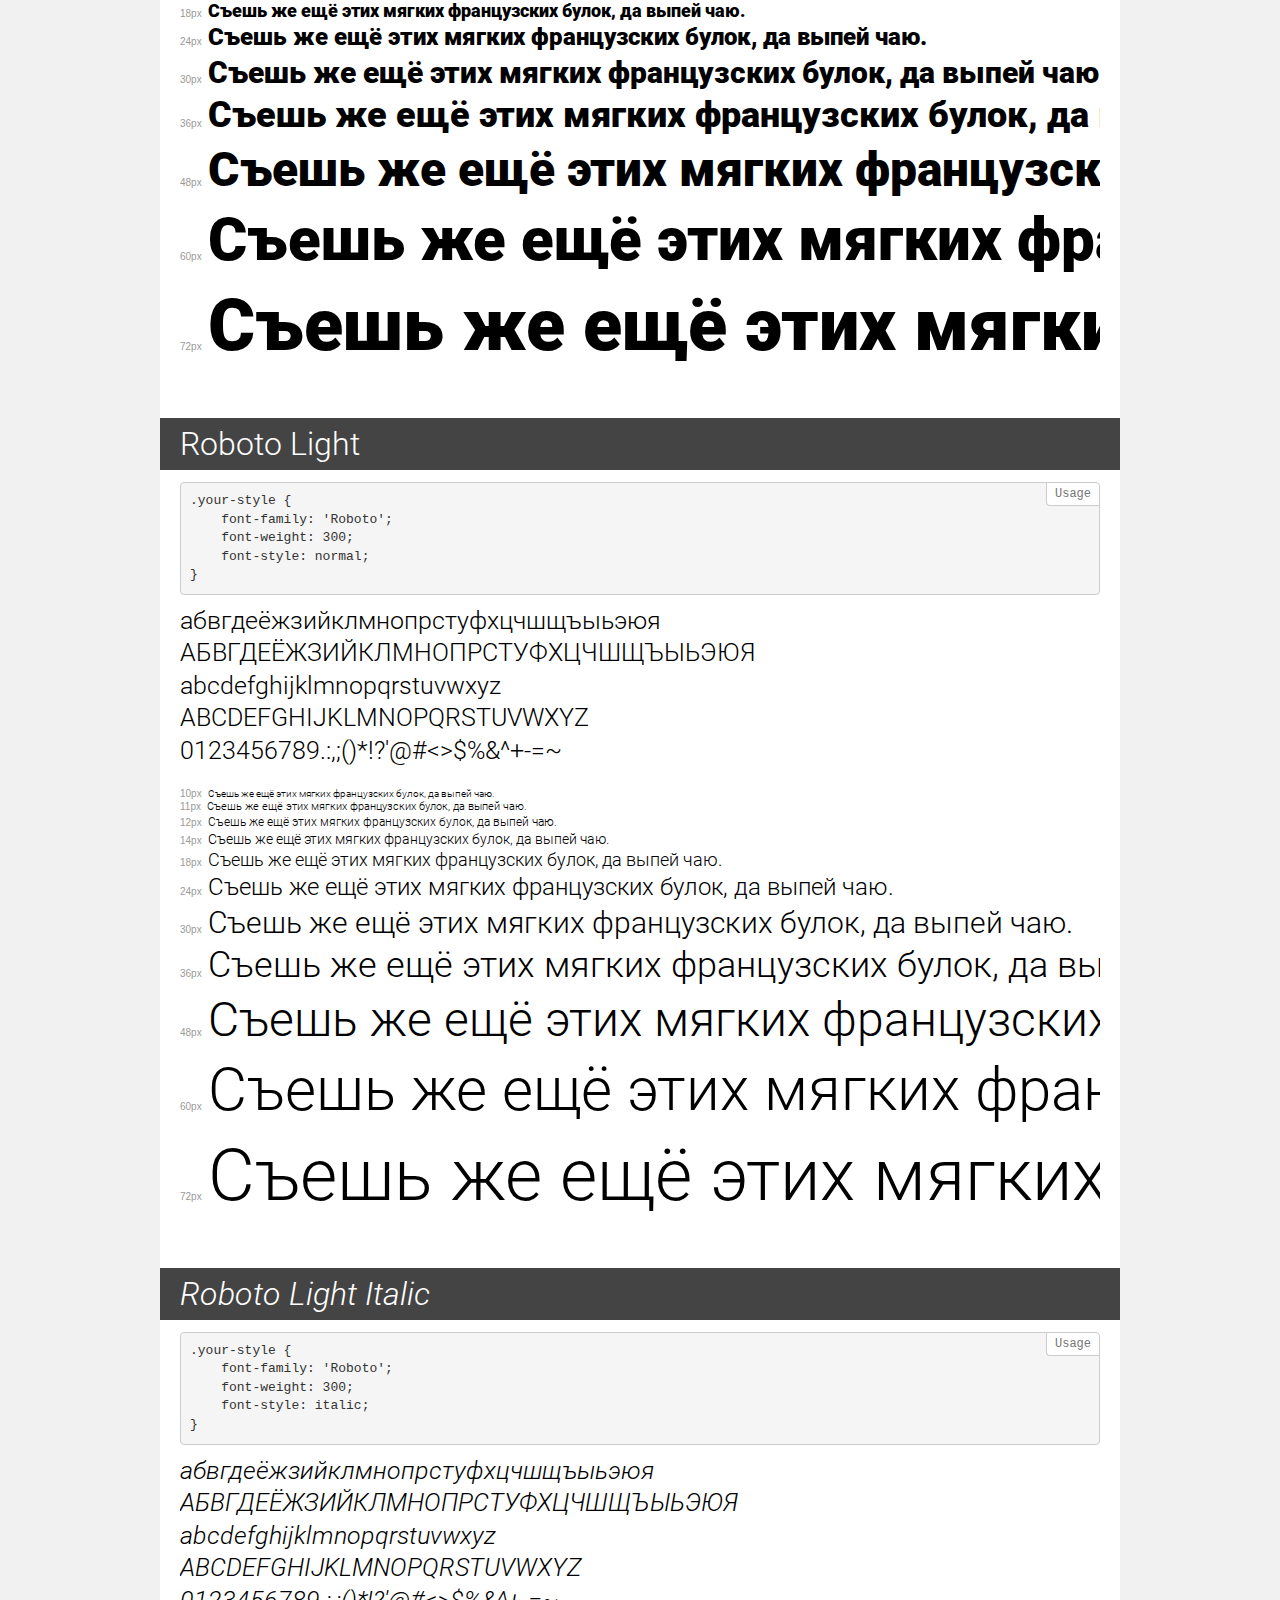
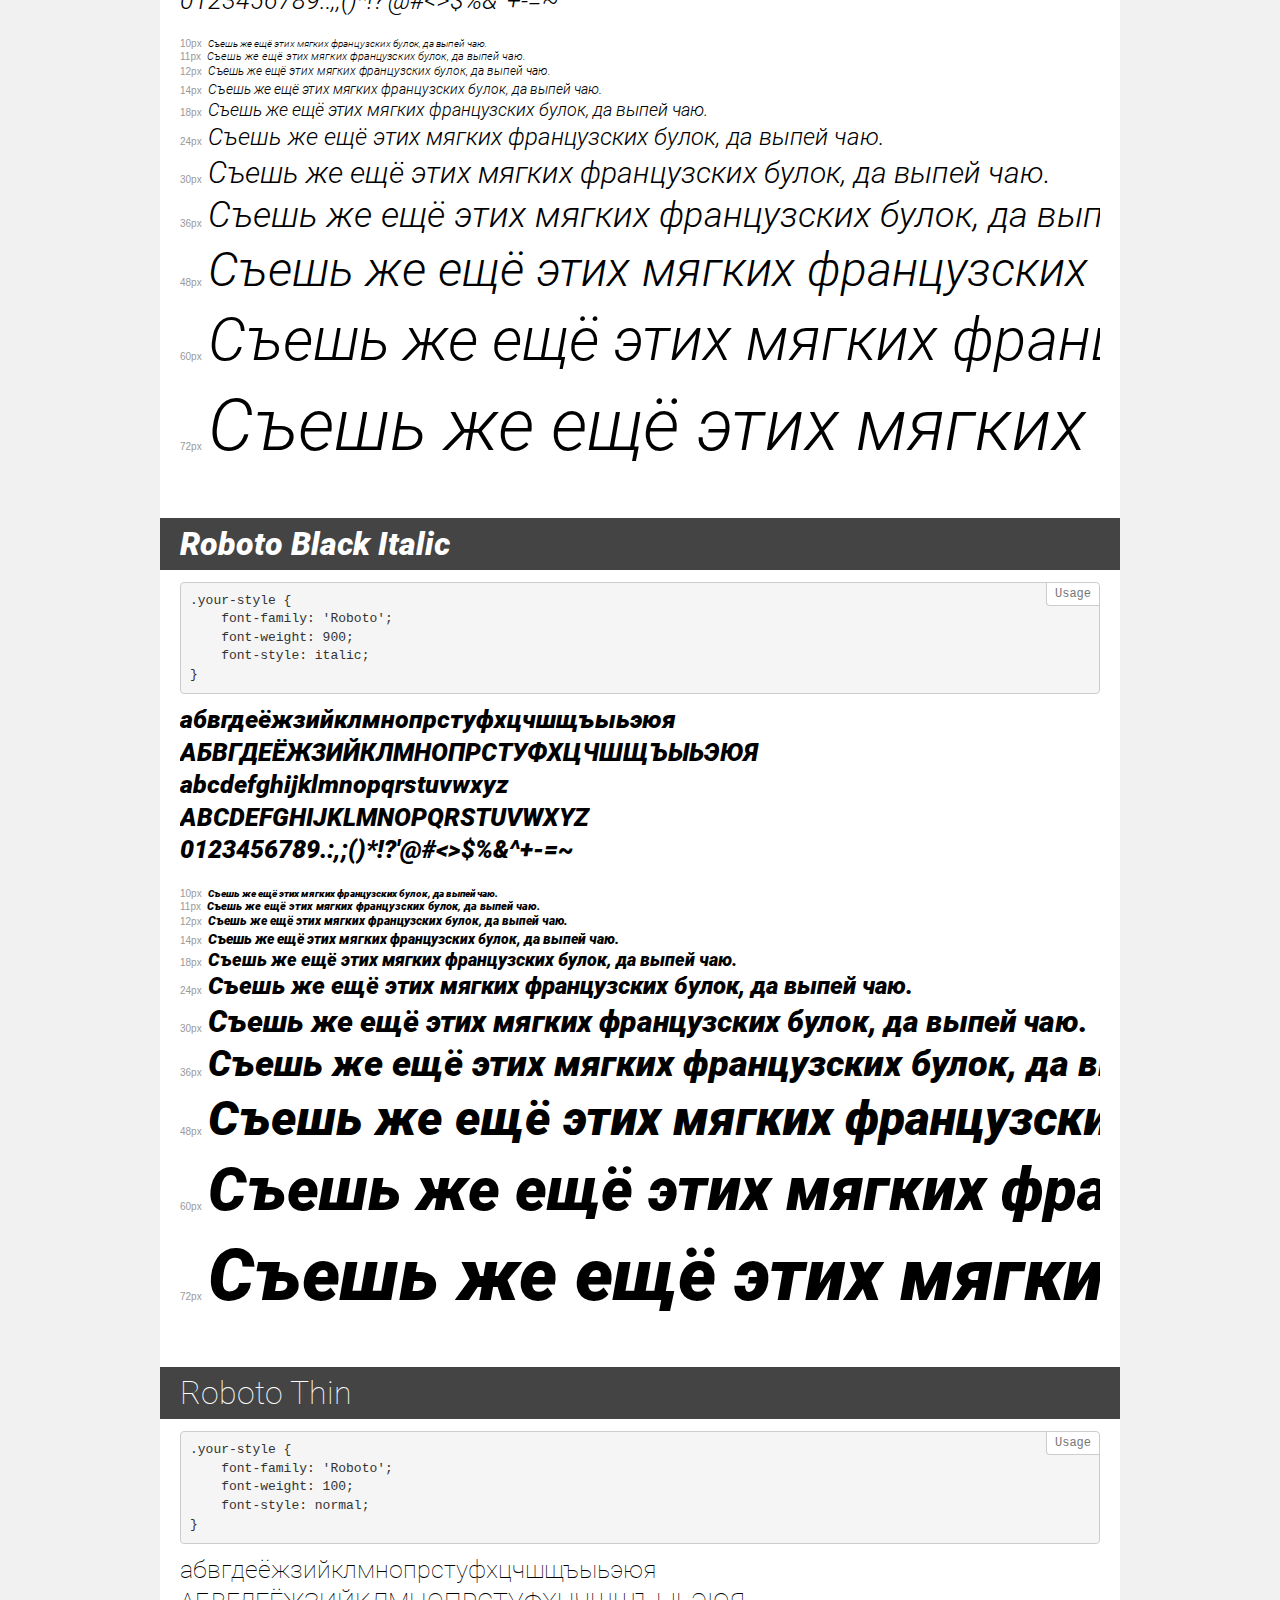
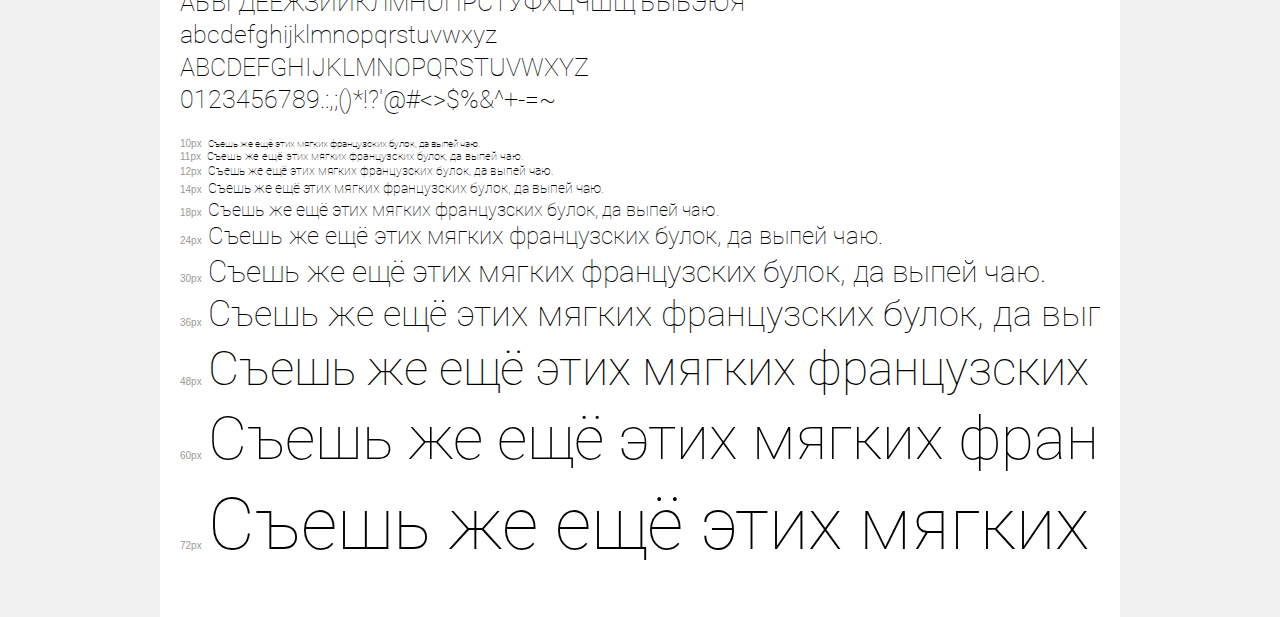
<file: uber/fonts/demo.html>
<!DOCTYPE html>
<html>
<head>
    <meta charset="utf-8">
    <meta http-equiv="X-UA-Compatible" content="IE=edge">
    <meta name="viewport" content="width=device-width, initial-scale=1">
    <meta name="robots" content="noindex, noarchive">
    <title>Transfonter demo</title>
    <link href="stylesheet.css" rel="stylesheet">
    <style>
        /*
        http://meyerweb.com/eric/tools/css/reset/
        v2.0 | 20110126
        License: none (public domain)
        */
        html, body, div, span, applet, object, iframe,
        h1, h2, h3, h4, h5, h6, p, blockquote, pre,
        a, abbr, acronym, address, big, cite, code,
        del, dfn, em, img, ins, kbd, q, s, samp,
        small, strike, strong, sub, sup, tt, var,
        b, u, i, center,
        dl, dt, dd, ol, ul, li,
        fieldset, form, label, legend,
        table, caption, tbody, tfoot, thead, tr, th, td,
        article, aside, canvas, details, embed,
        figure, figcaption, footer, header, hgroup,
        menu, nav, output, ruby, section, summary,
        time, mark, audio, video {
            margin: 0;
            padding: 0;
            border: 0;
            font-size: 100%;
            font: inherit;
            vertical-align: baseline;
        }
        /* HTML5 display-role reset for older browsers */
        article, aside, details, figcaption, figure,
        footer, header, hgroup, menu, nav, section {
            display: block;
        }
        body {
            line-height: 1;
        }
        ol, ul {
            list-style: none;
        }
        blockquote, q {
            quotes: none;
        }
        blockquote:before, blockquote:after,
        q:before, q:after {
            content: '';
            content: none;
        }
        table {
            border-collapse: collapse;
            border-spacing: 0;
        }
        /* common styles */
        body {
            background: #f1f1f1;
            color: #000;
        }
        .page {
            background: #fff;
            width: 920px;
            margin: 0 auto;
            padding: 20px 20px 0 20px;
            overflow: hidden;
        }
        .font-container {
            overflow-x: auto;
            overflow-y: hidden;
            margin-bottom: 40px;
            line-height: 1.3;
            white-space: nowrap;
            padding-bottom: 5px;
        }
        h1 {
            position: relative;
            background: #444;
            font-size: 32px;
            color: #fff;
            padding: 10px 20px;
            margin: 0 -20px 12px -20px;
        }
        .letters {
            font-size: 25px;
            margin-bottom: 20px;
        }
        .s10:before {
            content: '10px';
        }
        .s11:before {
            content: '11px';
        }
        .s12:before {
            content: '12px';
        }
        .s14:before {
            content: '14px';
        }
        .s18:before {
            content: '18px';
        }
        .s24:before {
            content: '24px';
        }
        .s30:before {
            content: '30px';
        }
        .s36:before {
            content: '36px';
        }
        .s48:before {
            content: '48px';
        }
        .s60:before {
            content: '60px';
        }
        .s72:before {
            content: '72px';
        }
        .s10:before, .s11:before, .s12:before, .s14:before,
        .s18:before, .s24:before, .s30:before, .s36:before,
        .s48:before, .s60:before, .s72:before {
            font-family: Arial, sans-serif;
            font-size: 10px;
            font-weight: normal;
            font-style: normal;
            color: #999;
            padding-right: 6px;
        }
        pre {
            display: block;
            position: relative;
            padding: 9px;
            margin: 0 0 10px;
            font-family: Monaco, Menlo, Consolas, "Courier New", monospace !important;
            font-size: 13px;
            line-height: 1.428571429;
            color: #333;
            font-weight: normal !important;
            font-style: normal !important;
            background-color: #f5f5f5;
            border: 1px solid #ccc;
            overflow-x: auto;
            border-radius: 4px;
        }
        pre:after {
            display: block;
            position: absolute;
            right: 0;
            top: 0;
            content: 'Usage';
            line-height: 1;
            padding: 5px 8px;
            font-size: 12px;
            color: #767676;
            background-color: #fff;
            border: 1px solid #ccc;
            border-right: none;
            border-top: none;
            border-radius: 0 4px 0 4px;
            z-index: 10;
        }
        /* responsive */
        @media (max-width: 959px) {
            .page {
                width: auto;
                margin: 0;
            }
        }
    </style>
</head>
<body>
<div class="page">
    <div class="demo" style="font-family: 'Roboto'; font-weight: 500; font-style: italic;">
        <h1>Roboto Medium Italic</h1>
        <pre>.your-style {
    font-family: 'Roboto';
    font-weight: 500;
    font-style: italic;
}</pre>
        <div class="font-container">
            <p class="letters">
                абвгдеёжзийклмнопрстуфхцчшщъыьэюя<br>
АБВГДЕЁЖЗИЙКЛМНОПРСТУФХЦЧШЩЪЫЬЭЮЯ<br>
abcdefghijklmnopqrstuvwxyz<br>
ABCDEFGHIJKLMNOPQRSTUVWXYZ<br>
                0123456789.:,;()*!?'@#<>$%&^+-=~
            </p>
            <p class="s10" style="font-size: 10px;">Съешь же ещё этих мягких французских булок, да выпей чаю.</p>
            <p class="s11" style="font-size: 11px;">Съешь же ещё этих мягких французских булок, да выпей чаю.</p>
            <p class="s12" style="font-size: 12px;">Съешь же ещё этих мягких французских булок, да выпей чаю.</p>
            <p class="s14" style="font-size: 14px;">Съешь же ещё этих мягких французских булок, да выпей чаю.</p>
            <p class="s18" style="font-size: 18px;">Съешь же ещё этих мягких французских булок, да выпей чаю.</p>
            <p class="s24" style="font-size: 24px;">Съешь же ещё этих мягких французских булок, да выпей чаю.</p>
            <p class="s30" style="font-size: 30px;">Съешь же ещё этих мягких французских булок, да выпей чаю.</p>
            <p class="s36" style="font-size: 36px;">Съешь же ещё этих мягких французских булок, да выпей чаю.</p>
            <p class="s48" style="font-size: 48px;">Съешь же ещё этих мягких французских булок, да выпей чаю.</p>
            <p class="s60" style="font-size: 60px;">Съешь же ещё этих мягких французских булок, да выпей чаю.</p>
            <p class="s72" style="font-size: 72px;">Съешь же ещё этих мягких французских булок, да выпей чаю.</p>
        </div>
    </div>
    <div class="demo" style="font-family: 'Roboto'; font-weight: normal; font-style: italic;">
        <h1>Roboto Italic</h1>
        <pre>.your-style {
    font-family: 'Roboto';
    font-weight: normal;
    font-style: italic;
}</pre>
        <div class="font-container">
            <p class="letters">
                абвгдеёжзийклмнопрстуфхцчшщъыьэюя<br>
АБВГДЕЁЖЗИЙКЛМНОПРСТУФХЦЧШЩЪЫЬЭЮЯ<br>
abcdefghijklmnopqrstuvwxyz<br>
ABCDEFGHIJKLMNOPQRSTUVWXYZ<br>
                0123456789.:,;()*!?'@#<>$%&^+-=~
            </p>
            <p class="s10" style="font-size: 10px;">Съешь же ещё этих мягких французских булок, да выпей чаю.</p>
            <p class="s11" style="font-size: 11px;">Съешь же ещё этих мягких французских булок, да выпей чаю.</p>
            <p class="s12" style="font-size: 12px;">Съешь же ещё этих мягких французских булок, да выпей чаю.</p>
            <p class="s14" style="font-size: 14px;">Съешь же ещё этих мягких французских булок, да выпей чаю.</p>
            <p class="s18" style="font-size: 18px;">Съешь же ещё этих мягких французских булок, да выпей чаю.</p>
            <p class="s24" style="font-size: 24px;">Съешь же ещё этих мягких французских булок, да выпей чаю.</p>
            <p class="s30" style="font-size: 30px;">Съешь же ещё этих мягких французских булок, да выпей чаю.</p>
            <p class="s36" style="font-size: 36px;">Съешь же ещё этих мягких французских булок, да выпей чаю.</p>
            <p class="s48" style="font-size: 48px;">Съешь же ещё этих мягких французских булок, да выпей чаю.</p>
            <p class="s60" style="font-size: 60px;">Съешь же ещё этих мягких французских булок, да выпей чаю.</p>
            <p class="s72" style="font-size: 72px;">Съешь же ещё этих мягких французских булок, да выпей чаю.</p>
        </div>
    </div>
    <div class="demo" style="font-family: 'Roboto'; font-weight: bold; font-style: normal;">
        <h1>Roboto Bold</h1>
        <pre>.your-style {
    font-family: 'Roboto';
    font-weight: bold;
    font-style: normal;
}</pre>
        <div class="font-container">
            <p class="letters">
                абвгдеёжзийклмнопрстуфхцчшщъыьэюя<br>
АБВГДЕЁЖЗИЙКЛМНОПРСТУФХЦЧШЩЪЫЬЭЮЯ<br>
abcdefghijklmnopqrstuvwxyz<br>
ABCDEFGHIJKLMNOPQRSTUVWXYZ<br>
                0123456789.:,;()*!?'@#<>$%&^+-=~
            </p>
            <p class="s10" style="font-size: 10px;">Съешь же ещё этих мягких французских булок, да выпей чаю.</p>
            <p class="s11" style="font-size: 11px;">Съешь же ещё этих мягких французских булок, да выпей чаю.</p>
            <p class="s12" style="font-size: 12px;">Съешь же ещё этих мягких французских булок, да выпей чаю.</p>
            <p class="s14" style="font-size: 14px;">Съешь же ещё этих мягких французских булок, да выпей чаю.</p>
            <p class="s18" style="font-size: 18px;">Съешь же ещё этих мягких французских булок, да выпей чаю.</p>
            <p class="s24" style="font-size: 24px;">Съешь же ещё этих мягких французских булок, да выпей чаю.</p>
            <p class="s30" style="font-size: 30px;">Съешь же ещё этих мягких французских булок, да выпей чаю.</p>
            <p class="s36" style="font-size: 36px;">Съешь же ещё этих мягких французских булок, да выпей чаю.</p>
            <p class="s48" style="font-size: 48px;">Съешь же ещё этих мягких французских булок, да выпей чаю.</p>
            <p class="s60" style="font-size: 60px;">Съешь же ещё этих мягких французских булок, да выпей чаю.</p>
            <p class="s72" style="font-size: 72px;">Съешь же ещё этих мягких французских булок, да выпей чаю.</p>
        </div>
    </div>
    <div class="demo" style="font-family: 'Roboto'; font-weight: normal; font-style: normal;">
        <h1>Roboto</h1>
        <pre>.your-style {
    font-family: 'Roboto';
    font-weight: normal;
    font-style: normal;
}</pre>
        <div class="font-container">
            <p class="letters">
                абвгдеёжзийклмнопрстуфхцчшщъыьэюя<br>
АБВГДЕЁЖЗИЙКЛМНОПРСТУФХЦЧШЩЪЫЬЭЮЯ<br>
abcdefghijklmnopqrstuvwxyz<br>
ABCDEFGHIJKLMNOPQRSTUVWXYZ<br>
                0123456789.:,;()*!?'@#<>$%&^+-=~
            </p>
            <p class="s10" style="font-size: 10px;">Съешь же ещё этих мягких французских булок, да выпей чаю.</p>
            <p class="s11" style="font-size: 11px;">Съешь же ещё этих мягких французских булок, да выпей чаю.</p>
            <p class="s12" style="font-size: 12px;">Съешь же ещё этих мягких французских булок, да выпей чаю.</p>
            <p class="s14" style="font-size: 14px;">Съешь же ещё этих мягких французских булок, да выпей чаю.</p>
            <p class="s18" style="font-size: 18px;">Съешь же ещё этих мягких французских булок, да выпей чаю.</p>
            <p class="s24" style="font-size: 24px;">Съешь же ещё этих мягких французских булок, да выпей чаю.</p>
            <p class="s30" style="font-size: 30px;">Съешь же ещё этих мягких французских булок, да выпей чаю.</p>
            <p class="s36" style="font-size: 36px;">Съешь же ещё этих мягких французских булок, да выпей чаю.</p>
            <p class="s48" style="font-size: 48px;">Съешь же ещё этих мягких французских булок, да выпей чаю.</p>
            <p class="s60" style="font-size: 60px;">Съешь же ещё этих мягких французских булок, да выпей чаю.</p>
            <p class="s72" style="font-size: 72px;">Съешь же ещё этих мягких французских булок, да выпей чаю.</p>
        </div>
    </div>
    <div class="demo" style="font-family: 'Roboto'; font-weight: 500; font-style: normal;">
        <h1>Roboto Medium</h1>
        <pre>.your-style {
    font-family: 'Roboto';
    font-weight: 500;
    font-style: normal;
}</pre>
        <div class="font-container">
            <p class="letters">
                абвгдеёжзийклмнопрстуфхцчшщъыьэюя<br>
АБВГДЕЁЖЗИЙКЛМНОПРСТУФХЦЧШЩЪЫЬЭЮЯ<br>
abcdefghijklmnopqrstuvwxyz<br>
ABCDEFGHIJKLMNOPQRSTUVWXYZ<br>
                0123456789.:,;()*!?'@#<>$%&^+-=~
            </p>
            <p class="s10" style="font-size: 10px;">Съешь же ещё этих мягких французских булок, да выпей чаю.</p>
            <p class="s11" style="font-size: 11px;">Съешь же ещё этих мягких французских булок, да выпей чаю.</p>
            <p class="s12" style="font-size: 12px;">Съешь же ещё этих мягких французских булок, да выпей чаю.</p>
            <p class="s14" style="font-size: 14px;">Съешь же ещё этих мягких французских булок, да выпей чаю.</p>
            <p class="s18" style="font-size: 18px;">Съешь же ещё этих мягких французских булок, да выпей чаю.</p>
            <p class="s24" style="font-size: 24px;">Съешь же ещё этих мягких французских булок, да выпей чаю.</p>
            <p class="s30" style="font-size: 30px;">Съешь же ещё этих мягких французских булок, да выпей чаю.</p>
            <p class="s36" style="font-size: 36px;">Съешь же ещё этих мягких французских булок, да выпей чаю.</p>
            <p class="s48" style="font-size: 48px;">Съешь же ещё этих мягких французских булок, да выпей чаю.</p>
            <p class="s60" style="font-size: 60px;">Съешь же ещё этих мягких французских булок, да выпей чаю.</p>
            <p class="s72" style="font-size: 72px;">Съешь же ещё этих мягких французских булок, да выпей чаю.</p>
        </div>
    </div>
    <div class="demo" style="font-family: 'Roboto'; font-weight: bold; font-style: italic;">
        <h1>Roboto Bold Italic</h1>
        <pre>.your-style {
    font-family: 'Roboto';
    font-weight: bold;
    font-style: italic;
}</pre>
        <div class="font-container">
            <p class="letters">
                абвгдеёжзийклмнопрстуфхцчшщъыьэюя<br>
АБВГДЕЁЖЗИЙКЛМНОПРСТУФХЦЧШЩЪЫЬЭЮЯ<br>
abcdefghijklmnopqrstuvwxyz<br>
ABCDEFGHIJKLMNOPQRSTUVWXYZ<br>
                0123456789.:,;()*!?'@#<>$%&^+-=~
            </p>
            <p class="s10" style="font-size: 10px;">Съешь же ещё этих мягких французских булок, да выпей чаю.</p>
            <p class="s11" style="font-size: 11px;">Съешь же ещё этих мягких французских булок, да выпей чаю.</p>
            <p class="s12" style="font-size: 12px;">Съешь же ещё этих мягких французских булок, да выпей чаю.</p>
            <p class="s14" style="font-size: 14px;">Съешь же ещё этих мягких французских булок, да выпей чаю.</p>
            <p class="s18" style="font-size: 18px;">Съешь же ещё этих мягких французских булок, да выпей чаю.</p>
            <p class="s24" style="font-size: 24px;">Съешь же ещё этих мягких французских булок, да выпей чаю.</p>
            <p class="s30" style="font-size: 30px;">Съешь же ещё этих мягких французских булок, да выпей чаю.</p>
            <p class="s36" style="font-size: 36px;">Съешь же ещё этих мягких французских булок, да выпей чаю.</p>
            <p class="s48" style="font-size: 48px;">Съешь же ещё этих мягких французских булок, да выпей чаю.</p>
            <p class="s60" style="font-size: 60px;">Съешь же ещё этих мягких французских булок, да выпей чаю.</p>
            <p class="s72" style="font-size: 72px;">Съешь же ещё этих мягких французских булок, да выпей чаю.</p>
        </div>
    </div>
    <div class="demo" style="font-family: 'Roboto'; font-weight: 100; font-style: italic;">
        <h1>Roboto Thin Italic</h1>
        <pre>.your-style {
    font-family: 'Roboto';
    font-weight: 100;
    font-style: italic;
}</pre>
        <div class="font-container">
            <p class="letters">
                абвгдеёжзийклмнопрстуфхцчшщъыьэюя<br>
АБВГДЕЁЖЗИЙКЛМНОПРСТУФХЦЧШЩЪЫЬЭЮЯ<br>
abcdefghijklmnopqrstuvwxyz<br>
ABCDEFGHIJKLMNOPQRSTUVWXYZ<br>
                0123456789.:,;()*!?'@#<>$%&^+-=~
            </p>
            <p class="s10" style="font-size: 10px;">Съешь же ещё этих мягких французских булок, да выпей чаю.</p>
            <p class="s11" style="font-size: 11px;">Съешь же ещё этих мягких французских булок, да выпей чаю.</p>
            <p class="s12" style="font-size: 12px;">Съешь же ещё этих мягких французских булок, да выпей чаю.</p>
            <p class="s14" style="font-size: 14px;">Съешь же ещё этих мягких французских булок, да выпей чаю.</p>
            <p class="s18" style="font-size: 18px;">Съешь же ещё этих мягких французских булок, да выпей чаю.</p>
            <p class="s24" style="font-size: 24px;">Съешь же ещё этих мягких французских булок, да выпей чаю.</p>
            <p class="s30" style="font-size: 30px;">Съешь же ещё этих мягких французских булок, да выпей чаю.</p>
            <p class="s36" style="font-size: 36px;">Съешь же ещё этих мягких французских булок, да выпей чаю.</p>
            <p class="s48" style="font-size: 48px;">Съешь же ещё этих мягких французских булок, да выпей чаю.</p>
            <p class="s60" style="font-size: 60px;">Съешь же ещё этих мягких французских булок, да выпей чаю.</p>
            <p class="s72" style="font-size: 72px;">Съешь же ещё этих мягких французских булок, да выпей чаю.</p>
        </div>
    </div>
    <div class="demo" style="font-family: 'Roboto'; font-weight: 900; font-style: normal;">
        <h1>Roboto Black</h1>
        <pre>.your-style {
    font-family: 'Roboto';
    font-weight: 900;
    font-style: normal;
}</pre>
        <div class="font-container">
            <p class="letters">
                абвгдеёжзийклмнопрстуфхцчшщъыьэюя<br>
АБВГДЕЁЖЗИЙКЛМНОПРСТУФХЦЧШЩЪЫЬЭЮЯ<br>
abcdefghijklmnopqrstuvwxyz<br>
ABCDEFGHIJKLMNOPQRSTUVWXYZ<br>
                0123456789.:,;()*!?'@#<>$%&^+-=~
            </p>
            <p class="s10" style="font-size: 10px;">Съешь же ещё этих мягких французских булок, да выпей чаю.</p>
            <p class="s11" style="font-size: 11px;">Съешь же ещё этих мягких французских булок, да выпей чаю.</p>
            <p class="s12" style="font-size: 12px;">Съешь же ещё этих мягких французских булок, да выпей чаю.</p>
            <p class="s14" style="font-size: 14px;">Съешь же ещё этих мягких французских булок, да выпей чаю.</p>
            <p class="s18" style="font-size: 18px;">Съешь же ещё этих мягких французских булок, да выпей чаю.</p>
            <p class="s24" style="font-size: 24px;">Съешь же ещё этих мягких французских булок, да выпей чаю.</p>
            <p class="s30" style="font-size: 30px;">Съешь же ещё этих мягких французских булок, да выпей чаю.</p>
            <p class="s36" style="font-size: 36px;">Съешь же ещё этих мягких французских булок, да выпей чаю.</p>
            <p class="s48" style="font-size: 48px;">Съешь же ещё этих мягких французских булок, да выпей чаю.</p>
            <p class="s60" style="font-size: 60px;">Съешь же ещё этих мягких французских булок, да выпей чаю.</p>
            <p class="s72" style="font-size: 72px;">Съешь же ещё этих мягких французских булок, да выпей чаю.</p>
        </div>
    </div>
    <div class="demo" style="font-family: 'Roboto'; font-weight: 300; font-style: normal;">
        <h1>Roboto Light</h1>
        <pre>.your-style {
    font-family: 'Roboto';
    font-weight: 300;
    font-style: normal;
}</pre>
        <div class="font-container">
            <p class="letters">
                абвгдеёжзийклмнопрстуфхцчшщъыьэюя<br>
АБВГДЕЁЖЗИЙКЛМНОПРСТУФХЦЧШЩЪЫЬЭЮЯ<br>
abcdefghijklmnopqrstuvwxyz<br>
ABCDEFGHIJKLMNOPQRSTUVWXYZ<br>
                0123456789.:,;()*!?'@#<>$%&^+-=~
            </p>
            <p class="s10" style="font-size: 10px;">Съешь же ещё этих мягких французских булок, да выпей чаю.</p>
            <p class="s11" style="font-size: 11px;">Съешь же ещё этих мягких французских булок, да выпей чаю.</p>
            <p class="s12" style="font-size: 12px;">Съешь же ещё этих мягких французских булок, да выпей чаю.</p>
            <p class="s14" style="font-size: 14px;">Съешь же ещё этих мягких французских булок, да выпей чаю.</p>
            <p class="s18" style="font-size: 18px;">Съешь же ещё этих мягких французских булок, да выпей чаю.</p>
            <p class="s24" style="font-size: 24px;">Съешь же ещё этих мягких французских булок, да выпей чаю.</p>
            <p class="s30" style="font-size: 30px;">Съешь же ещё этих мягких французских булок, да выпей чаю.</p>
            <p class="s36" style="font-size: 36px;">Съешь же ещё этих мягких французских булок, да выпей чаю.</p>
            <p class="s48" style="font-size: 48px;">Съешь же ещё этих мягких французских булок, да выпей чаю.</p>
            <p class="s60" style="font-size: 60px;">Съешь же ещё этих мягких французских булок, да выпей чаю.</p>
            <p class="s72" style="font-size: 72px;">Съешь же ещё этих мягких французских булок, да выпей чаю.</p>
        </div>
    </div>
    <div class="demo" style="font-family: 'Roboto'; font-weight: 300; font-style: italic;">
        <h1>Roboto Light Italic</h1>
        <pre>.your-style {
    font-family: 'Roboto';
    font-weight: 300;
    font-style: italic;
}</pre>
        <div class="font-container">
            <p class="letters">
                абвгдеёжзийклмнопрстуфхцчшщъыьэюя<br>
АБВГДЕЁЖЗИЙКЛМНОПРСТУФХЦЧШЩЪЫЬЭЮЯ<br>
abcdefghijklmnopqrstuvwxyz<br>
ABCDEFGHIJKLMNOPQRSTUVWXYZ<br>
                0123456789.:,;()*!?'@#<>$%&^+-=~
            </p>
            <p class="s10" style="font-size: 10px;">Съешь же ещё этих мягких французских булок, да выпей чаю.</p>
            <p class="s11" style="font-size: 11px;">Съешь же ещё этих мягких французских булок, да выпей чаю.</p>
            <p class="s12" style="font-size: 12px;">Съешь же ещё этих мягких французских булок, да выпей чаю.</p>
            <p class="s14" style="font-size: 14px;">Съешь же ещё этих мягких французских булок, да выпей чаю.</p>
            <p class="s18" style="font-size: 18px;">Съешь же ещё этих мягких французских булок, да выпей чаю.</p>
            <p class="s24" style="font-size: 24px;">Съешь же ещё этих мягких французских булок, да выпей чаю.</p>
            <p class="s30" style="font-size: 30px;">Съешь же ещё этих мягких французских булок, да выпей чаю.</p>
            <p class="s36" style="font-size: 36px;">Съешь же ещё этих мягких французских булок, да выпей чаю.</p>
            <p class="s48" style="font-size: 48px;">Съешь же ещё этих мягких французских булок, да выпей чаю.</p>
            <p class="s60" style="font-size: 60px;">Съешь же ещё этих мягких французских булок, да выпей чаю.</p>
            <p class="s72" style="font-size: 72px;">Съешь же ещё этих мягких французских булок, да выпей чаю.</p>
        </div>
    </div>
    <div class="demo" style="font-family: 'Roboto'; font-weight: 900; font-style: italic;">
        <h1>Roboto Black Italic</h1>
        <pre>.your-style {
    font-family: 'Roboto';
    font-weight: 900;
    font-style: italic;
}</pre>
        <div class="font-container">
            <p class="letters">
                абвгдеёжзийклмнопрстуфхцчшщъыьэюя<br>
АБВГДЕЁЖЗИЙКЛМНОПРСТУФХЦЧШЩЪЫЬЭЮЯ<br>
abcdefghijklmnopqrstuvwxyz<br>
ABCDEFGHIJKLMNOPQRSTUVWXYZ<br>
                0123456789.:,;()*!?'@#<>$%&^+-=~
            </p>
            <p class="s10" style="font-size: 10px;">Съешь же ещё этих мягких французских булок, да выпей чаю.</p>
            <p class="s11" style="font-size: 11px;">Съешь же ещё этих мягких французских булок, да выпей чаю.</p>
            <p class="s12" style="font-size: 12px;">Съешь же ещё этих мягких французских булок, да выпей чаю.</p>
            <p class="s14" style="font-size: 14px;">Съешь же ещё этих мягких французских булок, да выпей чаю.</p>
            <p class="s18" style="font-size: 18px;">Съешь же ещё этих мягких французских булок, да выпей чаю.</p>
            <p class="s24" style="font-size: 24px;">Съешь же ещё этих мягких французских булок, да выпей чаю.</p>
            <p class="s30" style="font-size: 30px;">Съешь же ещё этих мягких французских булок, да выпей чаю.</p>
            <p class="s36" style="font-size: 36px;">Съешь же ещё этих мягких французских булок, да выпей чаю.</p>
            <p class="s48" style="font-size: 48px;">Съешь же ещё этих мягких французских булок, да выпей чаю.</p>
            <p class="s60" style="font-size: 60px;">Съешь же ещё этих мягких французских булок, да выпей чаю.</p>
            <p class="s72" style="font-size: 72px;">Съешь же ещё этих мягких французских булок, да выпей чаю.</p>
        </div>
    </div>
    <div class="demo" style="font-family: 'Roboto'; font-weight: 100; font-style: normal;">
        <h1>Roboto Thin</h1>
        <pre>.your-style {
    font-family: 'Roboto';
    font-weight: 100;
    font-style: normal;
}</pre>
        <div class="font-container">
            <p class="letters">
                абвгдеёжзийклмнопрстуфхцчшщъыьэюя<br>
АБВГДЕЁЖЗИЙКЛМНОПРСТУФХЦЧШЩЪЫЬЭЮЯ<br>
abcdefghijklmnopqrstuvwxyz<br>
ABCDEFGHIJKLMNOPQRSTUVWXYZ<br>
                0123456789.:,;()*!?'@#<>$%&^+-=~
            </p>
            <p class="s10" style="font-size: 10px;">Съешь же ещё этих мягких французских булок, да выпей чаю.</p>
            <p class="s11" style="font-size: 11px;">Съешь же ещё этих мягких французских булок, да выпей чаю.</p>
            <p class="s12" style="font-size: 12px;">Съешь же ещё этих мягких французских булок, да выпей чаю.</p>
            <p class="s14" style="font-size: 14px;">Съешь же ещё этих мягких французских булок, да выпей чаю.</p>
            <p class="s18" style="font-size: 18px;">Съешь же ещё этих мягких французских булок, да выпей чаю.</p>
            <p class="s24" style="font-size: 24px;">Съешь же ещё этих мягких французских булок, да выпей чаю.</p>
            <p class="s30" style="font-size: 30px;">Съешь же ещё этих мягких французских булок, да выпей чаю.</p>
            <p class="s36" style="font-size: 36px;">Съешь же ещё этих мягких французских булок, да выпей чаю.</p>
            <p class="s48" style="font-size: 48px;">Съешь же ещё этих мягких французских булок, да выпей чаю.</p>
            <p class="s60" style="font-size: 60px;">Съешь же ещё этих мягких французских булок, да выпей чаю.</p>
            <p class="s72" style="font-size: 72px;">Съешь же ещё этих мягких французских булок, да выпей чаю.</p>
        </div>
    </div>
</div>
</body>
</html>
</file>
<file: food/css/style.css>
@import url("https://fonts.googleapis.com/css?family=Roboto:300,400,700&display=swap&subset=cyrillic-ext");
* {
  box-sizing: border-box;
  margin: 0;
  padding: 0;
  font-family: 'Roboto', sans-serif; }

a {
  text-decoration: none; }

.btn {
  width: 220px;
  height: 65px;
  display: flex;
  justify-content: center;
  align-items: center;
  background-color: #fff;
  font-size: 18px;
  font-weight: bold;
  border: 1px solid rgba(0, 0, 0, 0.2);
  box-shadow: 0px 4px 15px rgba(0, 0, 0, 0.2);
  cursor: pointer;
  transition: 0.3s all;
  outline: none; }
  .btn_white {
    background-color: #fff; }
  .btn_dark {
    background-color: #303030;
    color: #fff;
    border: none; }
  .btn_min {
    height: 50px; }
  .btn:hover {
    box-shadow: 0px 4px 30px rgba(0, 0, 0, 0.3); }

.container {
  max-width: 1200px;
  margin: 0 auto; }

.divider {
  width: 330px;
  height: 1px;
  margin: 0 auto;
  background-color: rgba(0, 0, 0, 0.5); }

.title {
  font-size: 36px;
  font-weight: 400; }

@keyframes fade {
  from {
    opacity: 0.1; }
  to {
    opacity: 1; } }

.header {
  display: flex;
  justify-content: space-between;
  align-items: center;
  height: 150px;
  padding: 0 100px; }
  .header__left-block {
    display: flex;
    justify-content: space-between;
    min-width: 550px; }
  .header__logo {
    max-width: 170px; }
    .header__logo img {
      width: 100%; }
  .header__links {
    display: flex;
    align-items: center; }
  .header__link {
    position: relative;
    margin-right: 45px;
    font-weight: bold;
    font-size: 18px;
    color: #303030; }
    .header__link:after {
      content: '';
      position: absolute;
      display: block;
      width: 110%;
      left: -5%;
      bottom: -1px;
      z-index: -1;
      height: 8px;
      background: #54ED39; }
    .header__link:last-child {
      margin-right: 0; }

.sidepanel {
  position: fixed;
  left: 60px;
  top: 240px;
  height: 400px;
  width: 25px;
  display: flex;
  flex-direction: column;
  justify-content: space-between;
  align-items: center; }
  .sidepanel__text {
    width: 120px;
    height: 120px;
    font-size: 14px; }
    .sidepanel__text span {
      display: flex;
      transform: rotate(-90deg) translateX(-50px); }
  .sidepanel__divider {
    width: 1px;
    height: 165px;
    background-color: #000; }
  .sidepanel__icon {
    width: 24px;
    height: 24px; }
    .sidepanel__icon img {
      width: 100%; }

.preview {
  padding: 28px 0 100px 0;
  position: relative; }
  .preview__life {
    font-weight: bold;
    font-size: 20px;
    margin-left: 35px;
    margin-top: 35px; }

.bgc_blue {
  position: absolute;
  right: 0;
  top: -155px;
  width: 50vw;
  height: 900px;
  background: rgba(146, 242, 255, 0.15);
  z-index: -1; }

.tabcontainer {
  display: flex;
  width: 1130px;
  margin: 0 auto;
  box-shadow: 0px 4px 30px rgba(0, 0, 0, 0.25); }

.tabcontent {
  width: 850px;
  position: relative; }
  .tabcontent img {
    width: 100%;
    height: 100%;
    object-fit: cover; }
  .tabcontent__descr {
    position: absolute;
    top: 300px;
    right: -177px;
    width: 550px;
    height: 359px;
    background: rgba(251, 254, 93, 0.8);
    padding: 50px;
    font-size: 24px;
    font-weight: 300;
    line-height: 36px;
    color: rgba(0, 0, 0, 0.7); }

.tabheader {
  width: 280px;
  padding: 35px 30px;
  background-color: #fff; }
  .tabheader h3 {
    font-weight: bold;
    font-size: 16px; }
  .tabheader__items {
    margin-top: 35px;
    padding-left: 26px;
    border-left: 1px solid black; }
  .tabheader__item {
    font-weight: bold;
    font-size: 18px;
    font-weight: 300;
    margin-top: 10px;
    color: rgba(0, 0, 0, 0.6);
    cursor: pointer;
    transition: 0.3s all; }
    .tabheader__item_active {
      color: #000;
      font-size: 22px;
      font-weight: 700; }

.fade {
  animation-name: fade;
  animation-duration: 1.5s; }

.offer {
  padding: 70px 0 100px 0;
  position: relative; }
  .offer .container {
    display: flex;
    justify-content: space-between; }
  .offer .bgc_y {
    position: absolute;
    width: 1109px;
    height: 780px;
    background: rgba(243, 255, 222, 0.45);
    z-index: -1;
    top: 50px; }
  .offer__text {
    width: 580px; }
  .offer__descr {
    font-size: 18px;
    margin-top: 30px;
    font-weight: 300;
    line-height: 24px; }
  .offer__action {
    display: flex;
    align-items: center;
    justify-content: flex-end; }
  .offer__advantages {
    width: 330px;
    margin-top: 50px; }
    .offer__advantages h2 {
      font-weight: bold;
      font-size: 20px;
      margin-top: 20px; }
      .offer__advantages h2:first-child {
        margin-top: 70px; }
    .offer__advantages-text {
      margin-top: 20px;
      font-size: 18px;
      font-weight: 300;
      line-height: 21px; }
  .offer__slider {
    width: 650px;
    margin-top: 50px;
    display: flex;
    flex-direction: column;
    align-items: flex-end; }
    .offer__slider-counter {
      display: flex;
      width: 180px;
      align-items: center;
      font-size: 24px;
      color: rgba(0, 0, 0, 0.5); }
    .offer__slider-wrapper {
      width: 100%;
      margin-top: 15px;
      box-shadow: 0px 4px 30px rgba(0, 0, 0, 0.25); }
    .offer__slider-prev {
      margin-right: 10px;
      cursor: pointer; }
    .offer__slider-next {
      margin-left: 10px;
      cursor: pointer; }
    .offer__slider #current {
      font-size: 48px;
      font-weight: bold;
      color: black; }
  .offer__slide {
    width: 100%;
    height: 390px; }
    .offer__slide img {
      width: 100%;
      height: 100%;
      object-fit: cover; }

.calculating {
  padding: 50px 0; }
  .calculating .title {
    text-align: center; }
  .calculating__field {
    width: 100%;
    margin-top: 50px;
    background: rgba(146, 242, 255, 0.15);
    padding: 30px 0 40px 0; }
  .calculating__subtitle {
    text-align: center;
    font-size: 18px;
    font-weight: bold;
    margin-top: 30px; }
    .calculating__subtitle:first-child {
      margin-top: 0; }
  .calculating #gender:after {
    content: '';
    position: absolute;
    top: 50%;
    transform: translateY(-50%);
    display: block;
    width: 16px;
    height: 16px;
    background: url("../icons/switch.svg") center center/cover no-repeat; }
  .calculating__choose {
    position: relative;
    display: flex;
    margin-top: 30px;
    justify-content: center; }
    .calculating__choose-item {
      display: flex;
      align-items: center;
      justify-content: center;
      width: 170px;
      height: 50px;
      padding: 0 10px;
      background: #FFFFFF;
      box-shadow: 0px 4px 15px rgba(0, 0, 0, 0.2);
      border: none;
      text-align: center;
      font-size: 14px;
      cursor: pointer;
      outline: none;
      transition: 0.3s all; }
      .calculating__choose-item_active {
        color: #fff;
        background-color: #54ED39; }
    .calculating__choose_medium {
      width: 743px;
      justify-content: space-between;
      margin: 30px auto 0 auto; }
    .calculating__choose_big {
      width: 930px;
      justify-content: space-between;
      margin: 30px auto 0 auto; }
      .calculating__choose_big .calculating__choose-item {
        width: 200px; }
  .calculating__divider {
    width: 490px;
    height: 1px;
    margin: 40px auto;
    background-color: rgba(0, 0, 0, 0.2); }
  .calculating__total {
    width: 490px;
    margin: 0 auto;
    display: flex;
    justify-content: space-between;
    align-items: center; }
  .calculating__result {
    font-size: 18px;
    font-weight: bold; }
    .calculating__result span {
      font-size: 42px; }

.menu {
  padding: 40px 0 50px 0; }
  .menu .container {
    display: flex;
    justify-content: space-between;
    align-items: flex-start; }
  .menu .title {
    text-align: center; }
  .menu__field {
    margin-top: 50px;
    padding: 50px 0;
    width: 100%;
    background: rgba(249, 254, 126, 0.25); }
  .menu__item {
    width: 320px;
    min-height: 450px;
    background: #FFFFFF;
    box-shadow: 0px 4px 25px rgba(0, 0, 0, 0.25);
    font-size: 16px;
    font-weight: 300; }
    .menu__item img {
      width: 100%;
      height: 200px;
      object-fit: cover; }
    .menu__item-subtitle {
      font-weight: bold;
      font-size: 18px;
      padding: 0 20px;
      margin-top: 20px; }
    .menu__item-descr {
      margin-top: 20px;
      padding: 0 20px; }
    .menu__item-divider {
      width: 100%;
      height: 1px;
      background-color: rgba(0, 0, 0, 0.25);
      margin-top: 40px; }
    .menu__item-price {
      display: flex;
      justify-content: space-between;
      align-items: center;
      padding: 10px 20px; }
      .menu__item-price span {
        font-size: 24px;
        font-weight: bold; }

.order {
  padding-bottom: 80px; }
  .order .title {
    text-align: center; }
  .order__form {
    margin-top: 70px;
    padding: 0 100px;
    display: flex;
    justify-content: space-between;
    align-items: center; }
    .order__form img {
      transform: scale(1.5); }
  .order__input {
    width: 280px;
    height: 50px;
    background: #FFFFFF;
    box-shadow: 0px 4px 15px rgba(0, 0, 0, 0.2);
    border: none;
    font-size: 18px;
    text-align: center;
    padding: 0 20px;
    outline: none; }

.promotion {
  padding: 70px 0 240px 0;
  position: relative; }
  .promotion .container {
    display: flex; }
  .promotion .bgc_y {
    position: absolute;
    width: 50%;
    height: 499px;
    background: rgba(243, 255, 222, 0.35);
    z-index: -1;
    top: -50px;
    left: 0; }
  .promotion__text {
    width: 50%; }
  .promotion__descr {
    margin-top: 40px;
    font-size: 20px;
    line-height: 24px;
    font-weight: 300; }
    .promotion__descr span {
      font-weight: bold;
      font-size: 26px; }
  .promotion__timer {
    width: 50%; }
    .promotion__timer .title {
      text-align: right; }
    .promotion__timer .timer {
      margin-top: 60px;
      padding-left: 95px;
      display: flex;
      justify-content: space-between;
      align-items: center; }
      .promotion__timer .timer__block {
        width: 102px;
        height: 120px;
        background: #FFFFFF;
        box-shadow: 0px 4px 20px rgba(0, 0, 0, 0.25);
        font-size: 16px;
        font-weight: 300;
        text-align: center; }
        .promotion__timer .timer__block span {
          display: block;
          margin-top: 20px;
          margin-bottom: 5px;
          font-size: 56px;
          font-weight: bold; }

.footer {
  min-height: 180px;
  background-color: #303030;
  padding: 45px 0 50px 0;
  color: #fff; }
  .footer .container {
    height: 100%;
    display: flex;
    justify-content: space-between;
    align-items: flex-end; }
  .footer .subtitle {
    font-size: 20px; }
  .footer .link {
    display: block;
    margin-top: 15px;
    font-size: 16px;
    color: #fff; }
  .footer .call {
    text-align: right; }

.modal {
  position: fixed;
  top: 0;
  left: 0;
  z-index: 1050;
  display: none;
  width: 100%;
  height: 100%;
  overflow: hidden;
  background-color: rgba(0, 0, 0, 0.5); }
  .modal__dialog {
    max-width: 500px;
    margin: 40px auto; }
  .modal__content {
    position: relative;
    width: 100%;
    padding: 40px;
    background-color: #fff;
    border: 1px solid rgba(0, 0, 0, 0.2);
    border-radius: 4px;
    max-height: 80vh;
    overflow-y: auto; }
  .modal__close {
    position: absolute;
    top: 8px;
    right: 14px;
    font-size: 30px;
    color: #000;
    opacity: .5;
    font-weight: 700;
    border: none;
    background-color: transparent;
    cursor: pointer; }
  .modal__title {
    text-align: center;
    font-size: 22px;
    text-transform: uppercase; }
  .modal__input {
    display: block;
    margin: 20px auto 20px auto;
    width: 280px;
    height: 50px;
    background: #FFFFFF;
    box-shadow: 0px 4px 15px rgba(0, 0, 0, 0.2);
    border: none;
    font-size: 18px;
    text-align: center;
    padding: 0 20px;
    outline: none; }
  .modal .btn {
    display: block;
    width: 280px;
    margin: 0 auto; }

.hide {
  display: none; }

.show {
  display: block; }
</file>
<file: pulse/fonts/stylesheet.css>
/* This stylesheet generated by Transfonter (https://transfonter.org) on July 26, 2017 7:15 PM */

@font-face {
	font-family: 'Museo Sans Cyrl 500';
	src: url('MuseoSansCyrl-500.eot');
	src: local('MuseoSansCyrl-500'),
		url('MuseoSansCyrl-500.eot?#iefix') format('embedded-opentype'),
		url('MuseoSansCyrl-500.woff') format('woff'),
		url('MuseoSansCyrl-500.ttf') format('truetype');
	font-weight: normal;
	font-style: normal;
}

@font-face {
	font-family: 'Museo Sans Cyrl 300';
	src: url('MuseoSansCyrl-300Italic.eot');
	src: local('MuseoSansCyrl-300Italic'),
		url('MuseoSansCyrl-300Italic.eot?#iefix') format('embedded-opentype'),
		url('MuseoSansCyrl-300Italic.woff') format('woff'),
		url('MuseoSansCyrl-300Italic.ttf') format('truetype');
	font-weight: 300;
	font-style: italic;
}

@font-face {
	font-family: 'Museo Sans Cyrl 500';
	src: url('MuseoSansCyrl-500Italic.eot');
	src: local('MuseoSansCyrl-500Italic'),
		url('MuseoSansCyrl-500Italic.eot?#iefix') format('embedded-opentype'),
		url('MuseoSansCyrl-500Italic.woff') format('woff'),
		url('MuseoSansCyrl-500Italic.ttf') format('truetype');
	font-weight: normal;
	font-style: italic;
}

@font-face {
	font-family: 'Museo Sans Cyrl 900';
	src: url('MuseoSansCyrl-900.eot');
	src: local('MuseoSansCyrl-900'),
		url('MuseoSansCyrl-900.eot?#iefix') format('embedded-opentype'),
		url('MuseoSansCyrl-900.woff') format('woff'),
		url('MuseoSansCyrl-900.ttf') format('truetype');
	font-weight: bold;
	font-style: normal;
}

@font-face {
	font-family: 'Museo Sans Cyrl 700';
	src: url('MuseoSansCyrl-700.eot');
	src: local('MuseoSansCyrl-700'),
		url('MuseoSansCyrl-700.eot?#iefix') format('embedded-opentype'),
		url('MuseoSansCyrl-700.woff') format('woff'),
		url('MuseoSansCyrl-700.ttf') format('truetype');
	font-weight: normal;
	font-style: normal;
}

@font-face {
	font-family: 'Museo Sans Cyrl 700';
	src: url('MuseoSansCyrl-700Italic.eot');
	src: local('MuseoSansCyrl-700Italic'),
		url('MuseoSansCyrl-700Italic.eot?#iefix') format('embedded-opentype'),
		url('MuseoSansCyrl-700Italic.woff') format('woff'),
		url('MuseoSansCyrl-700Italic.ttf') format('truetype');
	font-weight: normal;
	font-style: italic;
}

@font-face {
	font-family: 'Museo Sans Cyrl 300';
	src: url('MuseoSansCyrl-300.eot');
	src: local('MuseoSansCyrl-300'),
		url('MuseoSansCyrl-300.eot?#iefix') format('embedded-opentype'),
		url('MuseoSansCyrl-300.woff') format('woff'),
		url('MuseoSansCyrl-300.ttf') format('truetype');
	font-weight: 300;
	font-style: normal;
}

@font-face {
	font-family: 'Museo Sans Cyrl 100';
	src: url('MuseoSansCyrl-100.eot');
	src: local('MuseoSansCyrl-100'),
		url('MuseoSansCyrl-100.eot?#iefix') format('embedded-opentype'),
		url('MuseoSansCyrl-100.woff') format('woff'),
		url('MuseoSansCyrl-100.ttf') format('truetype');
	font-weight: 300;
	font-style: normal;
}

@font-face {
	font-family: 'Museo Sans Cyrl 100';
	src: url('MuseoSansCyrl-100Italic.eot');
	src: local('MuseoSansCyrl-100Italic'),
		url('MuseoSansCyrl-100Italic.eot?#iefix') format('embedded-opentype'),
		url('MuseoSansCyrl-100Italic.woff') format('woff'),
		url('MuseoSansCyrl-100Italic.ttf') format('truetype');
	font-weight: 300;
	font-style: italic;
}

@font-face {
	font-family: 'Museo Sans Cyrl 900';
	src: url('MuseoSansCyrl-900Italic.eot');
	src: local('Museo Sans Cyrl 900 Italic'), local('MuseoSansCyrl-900Italic'),
		url('MuseoSansCyrl-900Italic.eot?#iefix') format('embedded-opentype'),
		url('MuseoSansCyrl-900Italic.woff') format('woff'),
		url('MuseoSansCyrl-900Italic.ttf') format('truetype');
	font-weight: bold;
	font-style: italic;
}
</file>
<file: uber/fonts/stylesheet.css>
/* This stylesheet generated by Transfonter (https://transfonter.org) on February 25, 2018 4:00 PM */

@font-face {
    font-family: 'Roboto';
    src: url('Roboto-MediumItalic.eot');
    src: local('Roboto Medium Italic'), local('Roboto-MediumItalic'),
        url('Roboto-MediumItalic.eot?#iefix') format('embedded-opentype'),
        url('Roboto-MediumItalic.woff') format('woff'),
        url('Roboto-MediumItalic.ttf') format('truetype');
    font-weight: 500;
    font-style: italic;
}

@font-face {
    font-family: 'Roboto';
    src: url('Roboto-Italic.eot');
    src: local('Roboto Italic'), local('Roboto-Italic'),
        url('Roboto-Italic.eot?#iefix') format('embedded-opentype'),
        url('Roboto-Italic.woff') format('woff'),
        url('Roboto-Italic.ttf') format('truetype');
    font-weight: normal;
    font-style: italic;
}

@font-face {
    font-family: 'Roboto';
    src: url('Roboto-Bold.eot');
    src: local('Roboto Bold'), local('Roboto-Bold'),
        url('Roboto-Bold.eot?#iefix') format('embedded-opentype'),
        url('Roboto-Bold.woff') format('woff'),
        url('Roboto-Bold.ttf') format('truetype');
    font-weight: bold;
    font-style: normal;
}

@font-face {
    font-family: 'Roboto';
    src: url('Roboto-Regular.eot');
    src: local('Roboto'), local('Roboto-Regular'),
        url('Roboto-Regular.eot?#iefix') format('embedded-opentype'),
        url('Roboto-Regular.woff') format('woff'),
        url('Roboto-Regular.ttf') format('truetype');
    font-weight: normal;
    font-style: normal;
}

@font-face {
    font-family: 'Roboto';
    src: url('Roboto-Medium.eot');
    src: local('Roboto Medium'), local('Roboto-Medium'),
        url('Roboto-Medium.eot?#iefix') format('embedded-opentype'),
        url('Roboto-Medium.woff') format('woff'),
        url('Roboto-Medium.ttf') format('truetype');
    font-weight: 500;
    font-style: normal;
}

@font-face {
    font-family: 'Roboto';
    src: url('Roboto-BoldItalic.eot');
    src: local('Roboto Bold Italic'), local('Roboto-BoldItalic'),
        url('Roboto-BoldItalic.eot?#iefix') format('embedded-opentype'),
        url('Roboto-BoldItalic.woff') format('woff'),
        url('Roboto-BoldItalic.ttf') format('truetype');
    font-weight: bold;
    font-style: italic;
}

@font-face {
    font-family: 'Roboto';
    src: url('Roboto-ThinItalic.eot');
    src: local('Roboto Thin Italic'), local('Roboto-ThinItalic'),
        url('Roboto-ThinItalic.eot?#iefix') format('embedded-opentype'),
        url('Roboto-ThinItalic.woff') format('woff'),
        url('Roboto-ThinItalic.ttf') format('truetype');
    font-weight: 100;
    font-style: italic;
}

@font-face {
    font-family: 'Roboto';
    src: url('Roboto-Black.eot');
    src: local('Roboto Black'), local('Roboto-Black'),
        url('Roboto-Black.eot?#iefix') format('embedded-opentype'),
        url('Roboto-Black.woff') format('woff'),
        url('Roboto-Black.ttf') format('truetype');
    font-weight: 900;
    font-style: normal;
}

@font-face {
    font-family: 'Roboto';
    src: url('Roboto-Light.eot');
    src: local('Roboto Light'), local('Roboto-Light'),
        url('Roboto-Light.eot?#iefix') format('embedded-opentype'),
        url('Roboto-Light.woff') format('woff'),
        url('Roboto-Light.ttf') format('truetype');
    font-weight: 300;
    font-style: normal;
}

@font-face {
    font-family: 'Roboto';
    src: url('Roboto-LightItalic.eot');
    src: local('Roboto Light Italic'), local('Roboto-LightItalic'),
        url('Roboto-LightItalic.eot?#iefix') format('embedded-opentype'),
        url('Roboto-LightItalic.woff') format('woff'),
        url('Roboto-LightItalic.ttf') format('truetype');
    font-weight: 300;
    font-style: italic;
}

@font-face {
    font-family: 'Roboto';
    src: url('Roboto-BlackItalic.eot');
    src: local('Roboto Black Italic'), local('Roboto-BlackItalic'),
        url('Roboto-BlackItalic.eot?#iefix') format('embedded-opentype'),
        url('Roboto-BlackItalic.woff') format('woff'),
        url('Roboto-BlackItalic.ttf') format('truetype');
    font-weight: 900;
    font-style: italic;
}

@font-face {
    font-family: 'Roboto';
    src: url('Roboto-Thin.eot');
    src: local('Roboto Thin'), local('Roboto-Thin'),
        url('Roboto-Thin.eot?#iefix') format('embedded-opentype'),
        url('Roboto-Thin.woff') format('woff'),
        url('Roboto-Thin.ttf') format('truetype');
    font-weight: 100;
    font-style: normal;
}
</file>
<file: css/style.min.css>
/*!
 * Bootstrap Reboot v4.3.1 (https://getbootstrap.com/)
 * Copyright 2011-2019 The Bootstrap Authors
 * Copyright 2011-2019 Twitter, Inc.
 * Licensed under MIT (https://github.com/twbs/bootstrap/blob/master/LICENSE)
 * Forked from Normalize.css, licensed MIT (https://github.com/necolas/normalize.css/blob/master/LICENSE.md)
 */@import url(https://fonts.googleapis.com/css2?family=Poppins:wght@500;700&display=swap);*,::after,::before{box-sizing:border-box}html{font-family:sans-serif;line-height:1.15;-webkit-text-size-adjust:100%;-webkit-tap-highlight-color:transparent}article,aside,figcaption,figure,footer,header,hgroup,main,nav,section{display:block}body{margin:0;font-family:-apple-system,BlinkMacSystemFont,"Segoe UI",Roboto,"Helvetica Neue",Arial,"Noto Sans",sans-serif,"Apple Color Emoji","Segoe UI Emoji","Segoe UI Symbol","Noto Color Emoji";font-size:1rem;font-weight:400;line-height:1.5;color:#212529;text-align:left;background-color:#fff}[tabindex="-1"]:focus{outline:0!important}hr{box-sizing:content-box;height:0;overflow:visible}h1,h2,h3,h4,h5,h6{margin-top:0;margin-bottom:.5rem}p{margin-top:0;margin-bottom:1rem}abbr[data-original-title],abbr[title]{text-decoration:underline;-webkit-text-decoration:underline dotted;text-decoration:underline dotted;cursor:help;border-bottom:0;-webkit-text-decoration-skip-ink:none;text-decoration-skip-ink:none}address{margin-bottom:1rem;font-style:normal;line-height:inherit}dl,ol,ul{margin-top:0;margin-bottom:1rem}ol ol,ol ul,ul ol,ul ul{margin-bottom:0}dt{font-weight:700}dd{margin-bottom:.5rem;margin-left:0}blockquote{margin:0 0 1rem}b,strong{font-weight:bolder}small{font-size:80%}sub,sup{position:relative;font-size:75%;line-height:0;vertical-align:baseline}sub{bottom:-.25em}sup{top:-.5em}a{color:#007bff;text-decoration:none;background-color:transparent}a:hover{color:#0056b3;text-decoration:underline}a:not([href]):not([tabindex]){color:inherit;text-decoration:none}a:not([href]):not([tabindex]):focus,a:not([href]):not([tabindex]):hover{color:inherit;text-decoration:none}a:not([href]):not([tabindex]):focus{outline:0}code,kbd,pre,samp{font-family:SFMono-Regular,Menlo,Monaco,Consolas,"Liberation Mono","Courier New",monospace;font-size:1em}pre{margin-top:0;margin-bottom:1rem;overflow:auto}figure{margin:0 0 1rem}img{vertical-align:middle;border-style:none}svg{overflow:hidden;vertical-align:middle}table{border-collapse:collapse}caption{padding-top:.75rem;padding-bottom:.75rem;color:#6c757d;text-align:left;caption-side:bottom}th{text-align:inherit}label{display:inline-block;margin-bottom:.5rem}button{border-radius:0}button:focus{outline:1px dotted;outline:5px auto -webkit-focus-ring-color}button,input,optgroup,select,textarea{margin:0;font-family:inherit;font-size:inherit;line-height:inherit}button,input{overflow:visible}button,select{text-transform:none}select{word-wrap:normal}[type=button],[type=reset],[type=submit],button{-webkit-appearance:button}[type=button]:not(:disabled),[type=reset]:not(:disabled),[type=submit]:not(:disabled),button:not(:disabled){cursor:pointer}[type=button]::-moz-focus-inner,[type=reset]::-moz-focus-inner,[type=submit]::-moz-focus-inner,button::-moz-focus-inner{padding:0;border-style:none}input[type=checkbox],input[type=radio]{box-sizing:border-box;padding:0}input[type=date],input[type=datetime-local],input[type=month],input[type=time]{-webkit-appearance:listbox}textarea{overflow:auto;resize:vertical}fieldset{min-width:0;padding:0;margin:0;border:0}legend{display:block;width:100%;max-width:100%;padding:0;margin-bottom:.5rem;font-size:1.5rem;line-height:inherit;color:inherit;white-space:normal}progress{vertical-align:baseline}[type=number]::-webkit-inner-spin-button,[type=number]::-webkit-outer-spin-button{height:auto}[type=search]{outline-offset:-2px;-webkit-appearance:none}[type=search]::-webkit-search-decoration{-webkit-appearance:none}::-webkit-file-upload-button{font:inherit;-webkit-appearance:button}output{display:inline-block}summary{display:list-item;cursor:pointer}template{display:none}[hidden]{display:none!important}*{font-family:Poppins,sans-serif;margin:0;padding:0}.container{width:1140px;margin:0 auto}.promo{min-height:800px;position:relative;background:linear-gradient(to left,#c33764,#1d2671);padding-top:205px}.promo__bg{width:780px;height:650px;position:absolute;bottom:0;right:10%}.promo__title{width:550px;margin-top:10px}.promo__subtitle{position:relative;padding-left:10px;z-index:2}.promo__subtitle::before{content:'';position:absolute;z-index:-1;left:0;top:-25%;width:36px;height:36px;border-radius:100%;background:#ffa501}.promo__btns{margin-top:25px;display:flex;align-items:center;justify-content:space-between;width:250px}.promo__link{color:#fff;font-weight:700;font-size:14px;line-height:21px}.promo__link:hover{color:#fff;text-decoration:none}.title{font-weight:700;font-size:36px;line-height:60px}.title_fz14{font-size:14px;line-height:21px}.title_fz16{font-size:16px;line-height:24px;color:#000}.title_fz16_white{color:#fff}.title_fz20{font-size:20px;line-height:30px}.title_fz48{font-size:48px}.title_fz48_white{color:#fff}.btn{height:45px;background:#ffa501;box-shadow:0 4px 4px rgba(0,0,0,.15);padding:12px 25px}.sidepanel{position:fixed;top:230px;left:50px;display:flex;flex-direction:column;justify-content:space-between;align-items:center;height:340px;z-index:3}.sidepanel__link{transition:all .6s}.sidepanel__link:hover svg path{fill:#ffa501}.sidepanel__link.black svg path{fill:#000;transition:all .6s}.sidepanel__divider{width:2px;height:70px;background-color:#fff;transition:all .6s}.sidepanel__divider.black{background-color:#000}.sidepanel__text{height:150px;width:25px;font-weight:700;font-size:16px;line-height:24px;color:#fff;transition:all .6s}.sidepanel__text span{transform:rotate(-90deg) translate(-30%,-260%);display:block;width:150px}.sidepanel__text.black{color:#000}.hamburger{position:absolute;top:20px;right:30px;height:21px;display:flex;flex-direction:column;justify-content:space-between;align-items:flex-end;cursor:pointer}.hamburger span{display:block;width:30px;height:3px;background:#fff}.hamburger span.long{width:36px}.menu{position:fixed;top:0;left:-100%;width:100%;height:800px;z-index:10;visibility:hidden;opacity:0;transition:all .6s}.menu.active{left:0;visibility:visible;opacity:1}.menu__block{position:relative;width:345px;background-color:#ffa501;height:100%;padding-top:140px;padding-left:40px;transition:all .6s;z-index:10}.menu__close{position:absolute;top:20px;right:25px;cursor:pointer}.menu__list{list-style-type:none;padding-left:35px}.menu__link{font-weight:700;font-size:24px;line-height:36px;color:#fff;margin-bottom:15px;position:relative}.menu__link::before{content:'';position:absolute;top:10px;left:-35px;width:15px;height:15px;border:1px solid #000;border-radius:100%;transition:all .6s}.menu__link:hover::before{background-color:#fff}.menu__link a{color:#fff;text-decoration:none}.menu__social{position:absolute;bottom:50px;left:50%;transform:translateX(-50%);width:90px;display:flex;justify-content:space-between;align-items:center}.menu__social img{width:20px}.menu__overlay{position:fixed;top:0;left:0;width:100%;height:100%;background-color:#fff;opacity:.75}.lang{position:absolute;top:20px;right:100px;font-weight:500;font-size:24px;line-height:24px}.lang a{color:#fff;text-decoration:none}.about{min-height:600px;padding-top:120px}.about__grid-container{display:grid;grid-template-columns:1.2fr 2fr;grid-template-rows:minmax(100px,auto);gap:40px 70px}.about__photo{grid-row:1/3}.about__photo img{width:100%;height:100%;-o-object-fit:cover;object-fit:cover}.about__intro{padding-top:7px}.about__intro .divider{margin:0}.about__subtitle{position:relative;padding-left:10px;z-index:2}.about__subtitle::before{content:'';position:absolute;z-index:-1;left:0;top:-25%;width:36px;height:36px;border-radius:100%;background:#ffa501}.about__text{margin-top:20px;font-weight:500;font-size:14px;line-height:21px;text-align:justify;color:#000}.about__descr{display:grid;grid-template-columns:repeat(2,1fr);grid-template-rows:minmax(100px,auto);grid-auto-rows:minmax(100px,auto);gap:20px 50px}.about__descr_item{display:flex;justify-content:space-between}.about__descr_icon{position:relative;padding-top:15px;padding-left:15px;z-index:2}.about__descr_icon::before{content:'';position:absolute;z-index:-1;left:0;top:-25%;width:36px;height:36px;border-radius:100%;background:#ffa501}.about__descr_icon:before{top:0}.about__descr_block{padding-left:20px}.about__descr_text{margin-top:6px;font-weight:500;font-size:12px;line-height:18px;color:#000}.divider{width:60px;height:3px;background-color:#ffa501;margin:25px auto 0 auto}.experience{padding-top:60px}.experience__title{text-align:center;position:relative}.experience__title::before{content:'';position:absolute;z-index:-1;left:0;top:-25%;width:36px;height:36px;border-radius:100%;background:#ffa501}.experience__title:before{left:50%;transform:translateX(-50%)}.experience__subtitle{text-align:center}.experience__wrapper{padding:60px 65px 0 65px;display:grid;grid-template-columns:repeat(2,1fr);-moz-column-gap:135px;column-gap:135px}.experience__col-title{position:relative;padding-left:43px}.experience__col-title:before{content:'';position:absolute;top:50%;transform:translateY(-50%);left:-7px;width:15px;height:15px;background:#ffa501;border-radius:100%}.experience__col ul{list-style-type:none}.experience__col ul li{position:relative}.experience__col ul li::after{content:'';width:1px;height:calc(100% + 16px);position:absolute;top:-16px;left:0;background-color:#000}.experience__item{position:relative}.experience__item::before{content:'';height:1px;width:43px;position:absolute;top:67px;background-color:#000}.experience__item-head{position:relative;padding:45px 0 0 100px}.experience__item-head h4{margin-bottom:0}.experience__item-body{padding-left:43px;margin-top:12px;font-weight:500;font-size:12px;line-height:18px;color:#000}.experience__item-icon{position:absolute;top:50px;left:43px}.experience__item-icon::before{content:'';position:absolute;z-index:-1;left:0;top:-25%;width:36px;height:36px;border-radius:100%;background:#ffa501}.experience__item-icon img{position:absolute;top:14px;left:17px}.experience__item-detail{margin-top:5px;font-weight:500;font-size:12px;line-height:18px;color:#000}.skill{padding-top:120px}.skill__title{text-align:center;position:relative}.skill__title::before{content:'';position:absolute;z-index:-1;left:0;top:-25%;width:36px;height:36px;border-radius:100%;background:#ffa501}.skill__title:before{left:50%;transform:translateX(-50%)}.skill__subtitle{text-align:center}.skill__wrapper-stack{padding:60px 10px;display:grid;grid-template-columns:repeat(auto-fit,270px);grid-template-rows:repeat(2,270px);justify-content:space-between;grid-auto-rows:270px;gap:13px}.skill__item{border:1px solid #000;padding:25px;display:grid;grid-template-rows:60px 30px auto;gap:15px}.skill__item img{display:block;align-self:center;-o-object-fit:contain;object-fit:contain;height:60px}.skill__item h4{margin-bottom:0}.skill__item-text{font-weight:500;font-size:12px;line-height:18px;color:#000}.skill__wrapper-other{padding-top:60px;display:grid;grid-template-columns:repeat(3,1fr);grid-template-rows:repeat(2,1fr);grid-auto-rows:auto;gap:30px 45px}.skill__other{display:flex;flex-direction:column}.skill__other-head{display:flex;justify-content:space-between}.skill__other-head h4{margin:0}.skill__other-title{position:relative;padding:2px 0 0 10px}.skill__other-title::before{content:'';position:absolute;z-index:-1;left:0;top:-25%;width:36px;height:36px;border-radius:100%;background:#ffa501}.skill__other-percentage{padding-top:2px}.skill__other-line{margin-top:27px;height:14px;width:100%;background:#e8e4de;border-radius:4px}.skill__other-line span{display:block;height:100%;background-color:#ffa501;border-radius:4px}.portfolio{padding-top:120px}.portfolio__title{text-align:center;position:relative}.portfolio__title::before{content:'';position:absolute;z-index:-1;left:0;top:-25%;width:36px;height:36px;border-radius:100%;background:#ffa501}.portfolio__title:before{left:50%;transform:translateX(-50%)}.portfolio__subtitle{text-align:center}.portfolio__wrapper{margin-top:60px;display:grid;grid-template-columns:repeat(4,280px);grid-template-rows:repeat(2,280px);grid-auto-rows:280px;row-gap:5px;-moz-column-gap:5px;column-gap:5px}.portfolio__wrapper .vertical{grid-row:1/3;grid-column:4/5}.portfolio__wrapper .horizontal{grid-column:2/4;grid-row:2/3}.portfolio__item{transition:all .6s}.portfolio__item img{width:100%;height:100%;-o-object-fit:cover;object-fit:cover}.portfolio__item:hover{transform:scale(1.05);filter:grayscale(70%)}.price{padding-top:120px}.price__title{text-align:center;position:relative}.price__title::before{content:'';position:absolute;z-index:-1;left:0;top:-25%;width:36px;height:36px;border-radius:100%;background:#ffa501}.price__title:before{left:50%;transform:translateX(-50%)}.price__wrapper{margin-top:60px;padding:0 50px;display:grid;grid-template-columns:repeat(2,1fr);grid-template-rows:repeat(3,1fr);row-gap:15px;-moz-column-gap:200px;column-gap:200px}.price__item{display:grid;grid-template-columns:repeat(2,auto);grid-template-rows:repeat(2,auto);row-gap:5px}.price__text{grid-column:1/3;font-weight:500;font-size:12px;line-height:18px;color:#000}.price__cost{justify-self:end}.price__sku{position:relative}.price__sku::before{content:'';position:absolute;width:15px;height:15px;background:#ffa501;border-radius:100%;top:3px;left:-25px}.contacts{padding:120px 0 90px 0}.contacts__wrapper{padding:0 35px;display:grid;grid-template-columns:1.2fr 2fr;gap:70px}.contacts__photo img{width:100%}.contacts__descr{padding-top:7px}.contacts__descr .divider{margin:0}.contacts__title{position:relative;padding-left:10px;z-index:2}.contacts__title::before{content:'';position:absolute;z-index:-1;left:0;top:-25%;width:36px;height:36px;border-radius:100%;background:#ffa501}.contacts__social,.contacts__text{margin-top:20px}.contacts__link{margin-right:25px}.contacts__link img{max-width:30px;max-height:30px}.contacts__form{margin-top:30px;display:grid;grid-template:45px 240px 45px/repeat(2,1fr);gap:30px}.contacts__form label{position:absolute;height:18px;padding:0 8px;background-color:#fff;font-size:12px;display:block;top:-9px;left:12px;margin-bottom:0}.contacts__input{position:relative}.contacts__input input{width:100%;height:100%;padding:0 20px;font-weight:500;font-size:12px;color:#000}.contacts__textarea{position:relative;grid-column:1/3}.contacts__textarea textarea{width:100%;height:100%;resize:none;padding:20px;font-weight:500;font-size:12px;color:#000}.contacts__btn{border:none;font-weight:700;font-size:14px;color:#000;justify-self:start}.contacts__triggers{grid-column:1/3;display:grid;grid-template-columns:repeat(2,auto);-moz-column-gap:35px;column-gap:35px}.contacts__policy{display:flex;align-items:center}.contacts__policy input{margin-right:10px}.contacts__policy span{font-size:12px}.pageup{display:none;position:fixed;bottom:40px;right:30px}.pageup div{width:36px;height:36px}.pageup div svg{width:100%}.modal{position:fixed;top:0;left:0;z-index:1050;display:none;width:100%;height:100%;overflow:hidden;background-color:rgba(0,0,0,.5)}.modal__dialog{max-width:500px;margin:100px auto}.modal__content{position:relative;width:100%;padding:40px;background-color:#fff;border:1px solid rgba(0,0,0,.2);border-radius:4px;max-height:80vh;overflow-y:auto}.modal__close{position:absolute;top:8px;right:14px;font-size:30px;color:#000;opacity:.5;font-weight:700;border:none;background-color:transparent;cursor:pointer}.modal__title{text-align:center;font-size:22px;text-transform:uppercase}.modal__subtitle{margin-top:10px;text-align:center;font-size:16px}.hide{display:none}.show{display:block}@media (max-width:1500px){.promo{padding-top:150px;min-height:500px}.promo__bg{width:390px;height:325px;right:10%}.container{padding-left:100px}.sidepanel{top:100px}.menu{height:500px}.menu__block{padding-top:80px}.portfolio__wrapper{grid-template-columns:repeat(auto-fit,280px);grid-auto-rows:280px;justify-content:space-around;row-gap:20px}.portfolio__wrapper .vertical{grid-row:unset;grid-column:unset}.portfolio__wrapper .horizontal{grid-column:unset;grid-row:unset}}@media (max-width:1141px){.container{max-width:991px;padding-left:120px;padding-right:20px}.promo__bg{right:10%}.title_fz48{font-size:40px}.experience__wrapper{padding:60px 35px 0 35px;-moz-column-gap:70px;column-gap:70px}.skill{padding-top:60px}.skill__wrapper-stack{justify-content:space-around}.portfolio__wrapper{row-gap:5px}}@media (max-width:991px){.container{padding-left:20px;max-width:720px}.promo{padding-top:80px}.promo__bg{right:3%}.promo__btns{width:200px}.promo__title{width:450px}.sidepanel{display:none}.about{padding-top:100px}.about__grid-container{gap:20px 35px}.about__photo{grid-row:1/2}.about__descr{grid-column:1/3;-moz-column-gap:25px;column-gap:25px}.about__intro_title{font-size:30px}.skill__wrapper-stack{justify-content:space-around}.skill__wrapper-other{grid-template-columns:repeat(2,1fr)}.portfolio__wrapper{grid-template-columns:repeat(auto-fit,280px);grid-auto-rows:280px;justify-content:space-around;row-gap:20px}.portfolio__wrapper .vertical{grid-row:unset;grid-column:unset}.portfolio__wrapper .horizontal{grid-column:unset;grid-row:unset}.price{padding-top:60px}.price__wrapper{padding-right:0;-moz-column-gap:60px;column-gap:60px}.contacts{padding-top:60px}.contacts__photo img{display:none}.contacts__wrapper{gap:0;grid-template-columns:1fr}}@media (max-width:767px){.promo__bg{right:0}.promo__title{width:300px}.sidepanel{display:none}.container{max-width:575px;padding-left:20px}.title_fz48{font-size:30px}.about{padding-top:80px}.about__intro_title{font-size:28px}.skill__wrapper-stack{justify-content:center}.experience__wrapper{grid-template-columns:1fr}.price__wrapper{grid-template-columns:1fr}}@media (max-width:575px){.container{width:100%;padding:0 10px}.promo{padding-top:120px}.promo__bg{display:none}.promo__title{width:100%}.title_fz48{font-size:26px}.about{padding-top:40px}.about__grid-container{grid-template-columns:1fr;grid-template-rows:repeat(3,minmax(100px,auto));grid-auto-rows:auto;-moz-column-gap:0;column-gap:0}.about__photo{grid-row:1/2}.about__intro{grid-row:2/3}.about__intro_title{font-size:26px}.about__descr{grid-template-columns:1fr}.experience{padding-top:60px}.experience__wrapper{grid-template-rows:repeat(2,1fr);row-gap:30px}.skill__wrapper-stack{padding-bottom:30px}.skill__wrapper-other{padding-top:30px;grid-template-columns:1fr}.portfolio__wrapper{grid-template-columns:repeat(auto-fit,280px);grid-auto-rows:280px;row-gap:5px;justify-content:space-around}.portfolio__wrapper .vertical{grid-row:unset;grid-column:unset}.portfolio__wrapper .horizontal{grid-column:unset;grid-row:unset}.contacts__wrapper{padding:0}.contacts__subtitle{font-size:26px}}
</file>
